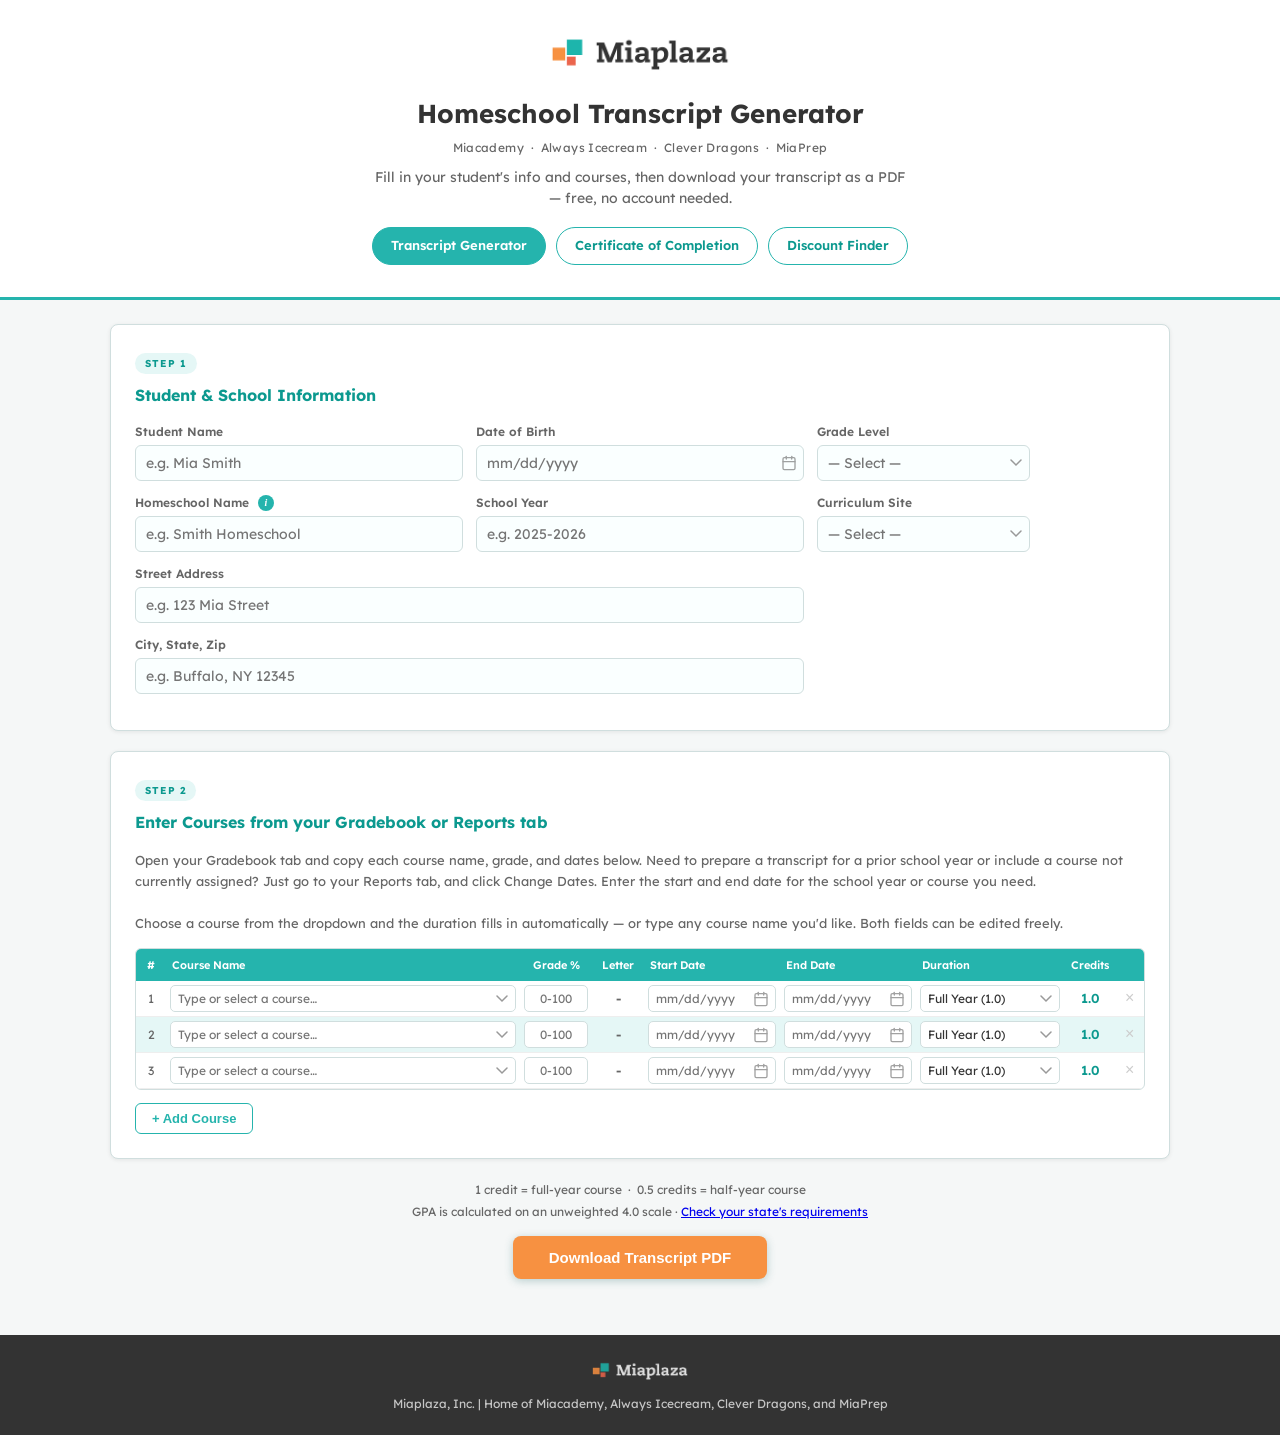
<file: index.html>
<!doctype html>
<html lang="en">
<head>
  <meta charset="utf-8">
  <meta http-equiv="refresh" content="0; url=/transcript.html">
  <title>Redirecting...</title>
  <script>
    window.location.replace('/transcript.html');
  </script>
</head>
<body>
  <p>
    Redirecting to
    <a href="/transcript.html">Transcript Generator</a>...
  </p>
</body>
</html>
</file>
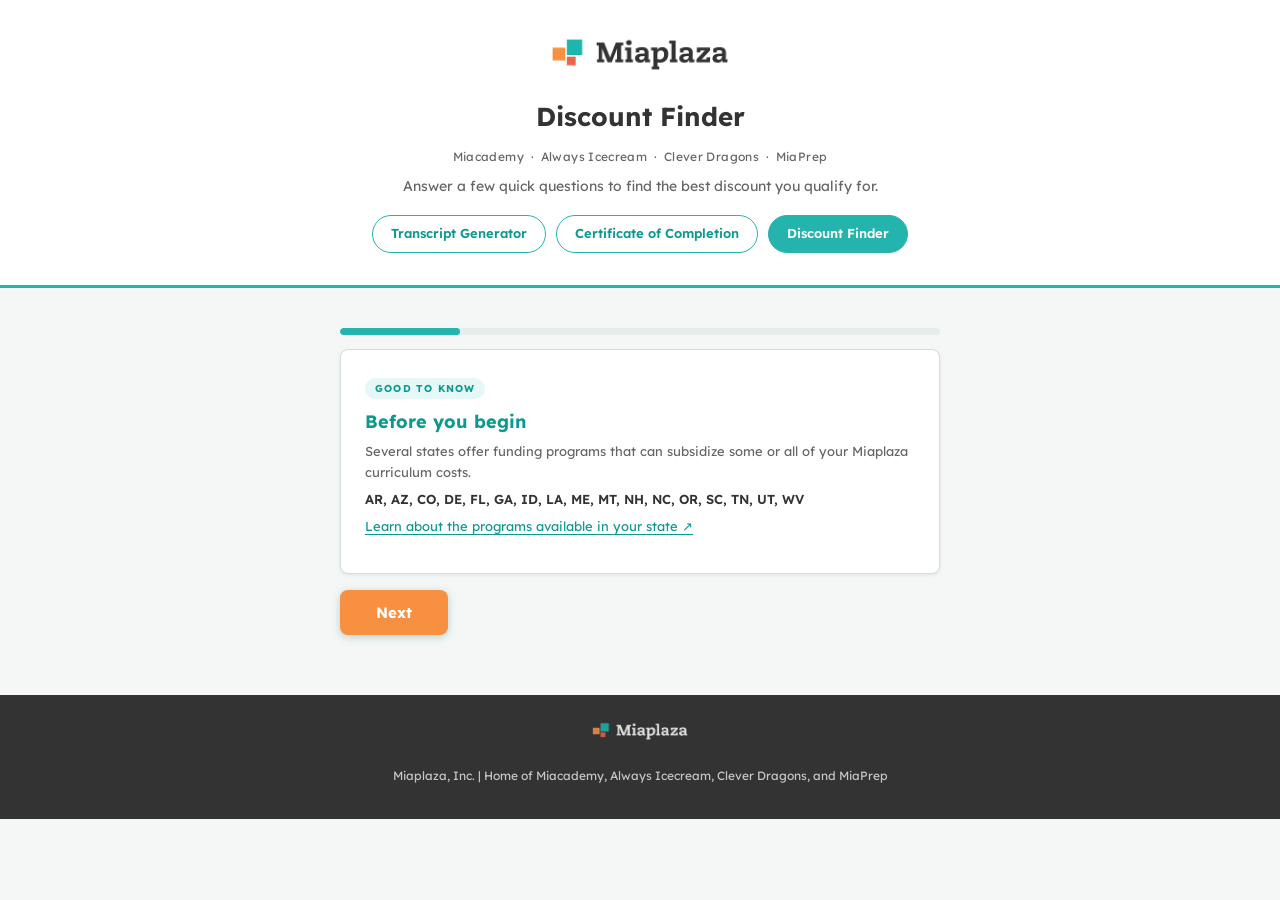
<file: discount.html>
<!DOCTYPE html>
<html lang="en">
<head>
<meta charset="UTF-8">
<meta name="viewport" content="width=device-width, initial-scale=1.0">

<!-- Content-Security-Policy: fully client-side; the only outbound connection is cookieless analytics. -->
<meta http-equiv="Content-Security-Policy" content="default-src 'self'; script-src 'self' 'unsafe-inline' https://cloud.umami.is; style-src 'self' 'unsafe-inline'; font-src 'self'; img-src 'self' data: blob:; connect-src 'self' https://cloud.umami.is https://gateway.umami.is; object-src 'none'; base-uri 'self'; form-action 'none'">

<title>Discount Finder | Miacademy</title>
<meta name="description" content="Find the best Miaplaza subscription discount you qualify for — military, multi-student, and income-based options. For Miacademy families.">
<meta property="og:title" content="Subscription Discount Finder | Miacademy">
<meta property="og:description" content="Answer a few questions to find the best Miaplaza subscription discount you qualify for.">
<meta property="og:type" content="website">

<!-- Self-hosted fonts (no third-party requests). -->
<link rel="stylesheet" href="fonts/fonts.css">

<!-- Analytics (cookieless, no entered data). -->
<script defer src="https://cloud.umami.is/script.js" data-website-id="b2904601-ceab-4fbd-84a0-8db0d586a9d3" referrerpolicy="no-referrer"></script>

<style>
:root {
  --teal:       #25B4AD;
  --teal-dark:  #0C998F;
  --teal-light: #E5F7F6;
  --orange:     #F79141;
  --orange-dark:#D97830;
  --dragon-red: #EA654E;
  --text:       #333333;
  --muted:      #666;
  --bg:         #F5F7F7;
  --white:      #fff;
  --border:     #d0dede;
  --radius:     8px;
}
* { box-sizing: border-box; }
body {
  margin: 0;
  font-family: 'Lexend', sans-serif;
  background: var(--bg);
  color: var(--text);
  line-height: 1.5;
}

/* Header */
.site-header { background: var(--white); color: var(--text); padding: 28px 20px 32px; text-align: center; border-bottom: 3px solid var(--teal); }
.header-logo { height: 52px; margin-bottom: 14px; display: block; margin-left: auto; margin-right: auto; }
.site-header h1 { font-size: 26px; font-weight: 700; margin-bottom: 6px; color: var(--text); }
.header-sub-brand { font-size: 12px; color: var(--muted); margin-bottom: 10px; letter-spacing: 0.03em; }
.header-sub { font-size: 14px; color: var(--muted); max-width: 540px; margin: 0 auto; }

/* Cross-tool tabs */
.tool-tabs { display: flex; justify-content: center; gap: 10px; margin-top: 18px; flex-wrap: wrap; }
.tool-tab { font-family: 'Lexend', sans-serif; font-size: 13px; font-weight: 600; text-decoration: none; color: var(--teal-dark); background: var(--white); border: 1.5px solid var(--teal); border-radius: 20px; padding: 8px 18px; transition: background 0.15s, color 0.15s; }
.tool-tab:hover { background: var(--teal-light); }
.tool-tab[aria-current="page"] { background: var(--teal); color: var(--white); cursor: default; }

/* Layout */
.container { max-width: 640px; margin: 0 auto; padding: 30px 20px 60px; }

/* Progress bar */
.progress-wrap { position: sticky; top: 0; z-index: 5; background: var(--bg); padding: 10px 0 14px; }
.progress-bar { height: 7px; background: #e4ecec; border-radius: 99px; overflow: hidden; }
.progress-fill { height: 100%; width: 0; background: var(--teal); border-radius: 99px; transition: width 0.25s ease; }

/* Cards */
.card { background: var(--white); border-radius: var(--radius); box-shadow: 0 1px 4px rgba(0,0,0,0.08); padding: 24px; border: 1px solid var(--border); margin-bottom: 16px; }
.step-label { display: inline-block; background: var(--teal-light); color: var(--teal-dark); font-size: 10px; font-weight: 700; letter-spacing: 0.12em; text-transform: uppercase; padding: 3px 10px; border-radius: 20px; margin-bottom: 9px; }
.card h2 { font-size: 18px; font-weight: 700; color: var(--teal-dark); margin: 0 0 6px; }
.note { font-size: 13px; color: var(--muted); margin: 6px 0 0; line-height: 1.6; }

/* Intro / info block */
.intro-states { font-weight: 600; color: var(--text); }
.link-row { margin: 8px 0 12px; display: flex; flex-direction: column; gap: 6px; }
.link-row a { font-size: 13px; }
.link-row a, .note a { color: var(--teal-dark); text-underline-offset: 3px; }

/* Fields */
.field { display: flex; flex-direction: column; gap: 4px; margin-top: 16px; }
.field > label, .field > .q-label { font-size: 14px; font-weight: 600; color: var(--text); }
.field input[type=text], .field input[type=email], .field input[type=number] {
  padding: 9px 11px; border: 1.5px solid var(--border); border-radius: 6px;
  font-family: inherit; font-size: 14px; color: var(--text); background: #FAFFFF; transition: border-color 0.15s;
}
.field input:focus { outline: none; border-color: var(--teal); background: var(--white); }
.field-hint { font-size: 12px; color: var(--muted); line-height: 1.5; }
.field-error { font-size: 12.5px; color: var(--dragon-red); font-weight: 600; }
.field input[aria-invalid="true"] { border-color: var(--dragon-red); }

/* Radio / option groups */
.opt-group { display: flex; flex-direction: column; gap: 8px; margin-top: 2px; }
.opt { display: flex; align-items: center; gap: 9px; padding: 10px 12px; border: 1.5px solid var(--border); border-radius: 8px; cursor: pointer; font-size: 14px; transition: border-color 0.12s, background 0.12s; }
.opt:hover { border-color: var(--teal); background: var(--teal-light); }
.opt input { accent-color: var(--teal); width: 16px; height: 16px; }
.opt.checked { border-color: var(--teal); background: var(--teal-light); }

/* Combobox (dropdown) — same engine/style as the other tools */
.combo { position: relative; }
.field .combo > input { -webkit-appearance: none; appearance: none; width: 100%; padding: 9px 30px 9px 11px;
  border: 1.5px solid var(--border); border-radius: 6px; font-family: inherit; font-size: 14px; color: var(--text); background-color: #FAFFFF;
  background-image: url("data:image/svg+xml,%3Csvg xmlns='http://www.w3.org/2000/svg' width='12' height='8' viewBox='0 0 12 8'%3E%3Cpath d='M1 1l5 5 5-5' stroke='%23999' stroke-width='1.5' fill='none' stroke-linecap='round'/%3E%3C/svg%3E");
  background-repeat: no-repeat; background-position: right 10px center; }
.combo > input:focus { outline: none; border-color: var(--teal); background-color: var(--white); }
.combo > input[readonly] { cursor: pointer; caret-color: transparent; }
.combo-list { position: fixed; z-index: 1000; margin: 0; padding: 4px; list-style: none; background: #fff; border: 1.5px solid var(--border); border-radius: 6px; box-shadow: 0 6px 20px rgba(0,0,0,0.14); max-height: 260px; overflow-y: auto; font-size: 14px; font-family: inherit; color: var(--text); }
.combo-list li { padding: 8px 11px; border-radius: 4px; cursor: pointer; white-space: nowrap; overflow: hidden; text-overflow: ellipsis; }
.combo-list li:hover, .combo-list li.active { background: var(--teal-light); }
.combo-list li.empty { color: #999; cursor: default; }

/* Info tooltip */
.info-wrap { position: relative; display: inline-block; margin-left: 5px; vertical-align: middle; top: -1px; }
.info-btn { display: inline-flex; align-items: center; justify-content: center; width: 16px; height: 16px; border-radius: 50%; background: var(--teal); color: #fff; font-size: 10px; font-weight: 700; font-style: italic; font-family: Georgia, serif; border: none; cursor: pointer; line-height: 1; }
.info-btn:hover { background: var(--teal-dark); }
.info-tip { display: none; position: absolute; left: 22px; top: 50%; transform: translateY(-50%); background: #fff; border: 1px solid var(--border); border-radius: 6px; padding: 9px 12px; font-size: 12px; font-weight: 400; color: var(--text); width: 260px; line-height: 1.5; box-shadow: 0 2px 8px rgba(0,0,0,0.12); z-index: 10; }
.info-tip.visible { display: block; }

/* Consent */
.consent { display: flex; align-items: flex-start; gap: 10px; margin-top: 4px; font-size: 13.5px; line-height: 1.5; }
.consent input { margin-top: 3px; width: 16px; height: 16px; accent-color: var(--teal); }

/* Buttons */
.btn-primary { background: var(--orange); color: #fff; border: none; padding: 13px 36px; border-radius: 8px; font-size: 15px; font-weight: 700; font-family: inherit; cursor: pointer; transition: background 0.15s, transform 0.1s; box-shadow: 0 2px 8px rgba(45,114,114,0.3); }
.btn-primary:hover:not(:disabled) { background: var(--orange-dark); }
.btn-primary:active:not(:disabled) { transform: scale(0.98); }
.btn-primary:disabled { opacity: 0.55; cursor: not-allowed; }
.btn-secondary { background: none; border: 1.5px solid var(--teal); color: var(--teal-dark); padding: 9px 18px; border-radius: 6px; font-size: 13px; font-weight: 600; font-family: inherit; cursor: pointer; transition: background 0.15s; }
.btn-secondary:hover { background: var(--teal-light); }

.submit-row { text-align: center; margin-top: 8px; }
.error-summary { color: var(--dragon-red); font-size: 13.5px; font-weight: 600; margin-bottom: 12px; }
.spinner { display: inline-block; width: 15px; height: 15px; border: 2px solid rgba(255,255,255,0.5); border-top-color: #fff; border-radius: 50%; animation: spin 0.7s linear infinite; vertical-align: -2px; margin-right: 7px; }
@keyframes spin { to { transform: rotate(360deg); } }

/* Result */
.code-chip { display: inline-block; background: var(--teal-light); color: var(--teal-dark); border: 2px dashed var(--teal); border-radius: 10px; font-size: 28px; font-weight: 700; letter-spacing: 0.04em; padding: 14px 26px; margin: 6px 0 8px; }
.result-card { text-align: center; }
.offer-site { margin-top: 18px; text-align: left; }
.offer-site h3 { font-size: 15px; color: var(--teal-dark); margin: 0 0 6px; }
.price-row { display: flex; justify-content: space-between; align-items: baseline; gap: 12px; padding: 8px 0; border-bottom: 1px solid var(--border); font-size: 14px; }
.price-row:last-child { border-bottom: none; }
.price-name { color: var(--text); }
.price-amt { white-space: nowrap; }
.price-old { color: var(--muted); text-decoration: line-through; margin-right: 7px; }
.price-new { font-weight: 700; color: var(--text); }
.price-unit { color: var(--muted); font-size: 12px; margin-left: 3px; }
.price-note { font-size: 12px; color: var(--muted); margin: 2px 0 0; }
.warnings { text-align: left; list-style: none; background: #FFF7ED; border: 1px solid #F6C99166; border-radius: 8px; padding: 12px 16px; margin: 18px 0 0; font-size: 13px; }
.warnings > li { margin: 6px 0; }
.add-code-steps { margin: 8px 0 2px; padding-left: 22px; list-style: decimal; }
.add-code-steps li { margin: 4px 0; }

/* Honeypot — visually hidden but present for naive bots (not display:none) */
.hp { position: absolute; left: -9999px; width: 1px; height: 1px; overflow: hidden; opacity: 0; }

/* Footer */
.site-footer { background: #333333; color: rgba(255,255,255,0.72); text-align: center; padding: 22px 20px; font-size: 12px; display: flex; flex-direction: column; align-items: center; gap: 8px; }
.footer-logo { height: 28px; opacity: 0.85; margin-bottom: 2px; }
.site-footer a { color: rgba(255,255,255,0.85); text-underline-offset: 3px; }

[hidden] { display: none !important; }

/* Stepper */
.step-nav { display: flex; gap: 12px; align-items: center; margin-top: 6px; }
#backBtn { margin-right: auto; }
.step h2:focus { outline: none; }   /* heading is focused for screen readers; hide the box */

@media (max-width: 460px) {
  .site-header h1 { font-size: 21px; }
  .code-chip { font-size: 22px; }
}
</style>
</head>
<body>

<header class="site-header">
  <img src="[data-uri]" alt="Miaplaza" class="header-logo">
  <h1>Discount Finder</h1>
  <p class="header-sub-brand">Miacademy &nbsp;&middot;&nbsp; Always Icecream &nbsp;&middot;&nbsp; Clever Dragons &nbsp;&middot;&nbsp; MiaPrep</p>
  <p class="header-sub">Answer a few quick questions to find the best discount you qualify for.</p>
  <nav class="tool-tabs" aria-label="Miacademy free tools">
    <a class="tool-tab" href="transcript.html">Transcript Generator</a>
    <a class="tool-tab" href="certificate.html">Certificate of Completion</a>
    <a class="tool-tab" href="discount.html" aria-current="page">Discount Finder</a>
  </nav>
</header>

<main class="container">
  <div class="progress-wrap">
    <div class="progress-bar"><div class="progress-fill" id="progressFill" role="progressbar" aria-valuemin="0" aria-valuemax="100" aria-valuenow="0" aria-label="Form progress"></div></div>
  </div>

  <form id="discountForm" novalidate>
    <!-- Engine renders one step (card) at a time here -->
    <div id="stepContainer"></div>

    <div class="step-nav">
      <button type="button" class="btn-secondary" id="backBtn" hidden>← Back</button>
      <button type="submit" class="btn-primary" id="nextBtn" data-umami-event="discount-next">Next</button>
    </div>
    <div class="error-summary" id="errorSummary" role="alert" aria-live="assertive" hidden style="margin-top:10px;"></div>
  </form>

  <!-- Result -->
  <div class="card result-card" id="resultCard" hidden tabindex="-1">
    <div class="step-label">Your discount</div>
    <h2 id="resultHeading">You qualify for a discount!</h2>
    <p class="note" id="resultHeadline" style="font-size:15px;"></p>
    <div class="code-chip" id="resultCode">—</div>
    <div style="margin:2px 0 6px;">
      <button type="button" class="btn-secondary" id="copyBtn">Copy code</button>
      <span class="field-hint" id="copyStatus" aria-live="polite" style="margin-left:8px;"></span>
    </div>
    <div id="resultSites"></div>
    <p class="note" id="resultExtra" style="margin-top:14px;font-size:14px;" hidden></p>
    <ul class="warnings" id="resultWarnings" hidden></ul>
    <p class="note" id="resultValidity"></p>
  </div>
</main>

<footer class="site-footer">
  <img src="[data-uri]" alt="Miaplaza" class="footer-logo">
  <p>Miaplaza, Inc. | Home of Miacademy, Always Icecream, Clever Dragons, and MiaPrep</p>
</footer>

<script>
'use strict';

/* ── Config (update WORKER host to the deployed Worker; keep CSP connect-src in sync) ── */
const STATE_FUNDING_URL = 'https://miacademy.co/homeschool-curriculum/state-funding-for-miacademy/';

const OFFERS_CONFIG = {
  "codes": {
    "lowincome": "YA1813",
    "military": "MILITARY2026",
    "siblings": "SIBLINGS",
    "single": "HOMESCHOOL2026"
  },
  "warnings": [
    "Discounts are NOT automatically applied.",
    "You must copy & paste this code at checkout while registering for each student to enjoy the discount."
  ],
  "validity": "Codes are valid for 30 days and cannot be combined with any other offers.",
  "income": {
    "base": {
      "48": 43280,
      "HI": 49780,
      "AK": 54100
    },
    "per": {
      "48": 11360,
      "HI": 13060,
      "AK": 14200
    }
  },
  "offers": {
    "lowincome": {
      "variants": {
        "k8": {
          "sites": [
            {
              "name": "K-8 sites",
              "plans": [
                {
                  "name": "Monthly subscription",
                  "regular": 54,
                  "discounted": 35.1,
                  "unit": "per child"
                },
                {
                  "name": "Annual membership",
                  "regular": 564,
                  "discounted": 310.2,
                  "unit": "per child"
                },
                {
                  "name": "Individual Lifetime membership",
                  "regular": 1288,
                  "discounted": 837.2,
                  "unit": "per child",
                  "note": "Lifetime membership includes full access to all the content we provide (K-8)."
                },
                {
                  "name": "Family Lifetime membership",
                  "regular": 2888,
                  "discounted": 1877.2,
                  "unit": "per family",
                  "note": "Family Lifetime membership includes full access to all the content we provide (K-8) for up to 4 siblings!"
                }
              ]
            }
          ]
        },
        "7-12": {
          "sites": [
            {
              "name": "MiaPrep site",
              "plans": [
                {
                  "name": "Monthly subscription",
                  "regular": 60,
                  "discounted": 39,
                  "unit": "per child"
                },
                {
                  "name": "Annual membership",
                  "regular": 630,
                  "discounted": 346.5,
                  "unit": "per child"
                },
                {
                  "name": "Individual Lifetime membership",
                  "regular": 1188,
                  "discounted": 772.2,
                  "unit": "per child",
                  "note": "Lifetime membership includes full access to all the content we provide (7-12)."
                },
                {
                  "name": "Family Lifetime membership",
                  "regular": 2588,
                  "discounted": 1682.2,
                  "unit": "per family",
                  "note": "Family Lifetime membership includes full access to all the content we provide (7-12) for up to 4 siblings!"
                }
              ]
            }
          ]
        },
        "both": {
          "sites": [
            {
              "name": "K-8",
              "plans": [
                {
                  "name": "Monthly subscription",
                  "regular": 54,
                  "discounted": 35.1,
                  "unit": "per child"
                },
                {
                  "name": "Annual membership",
                  "regular": 564,
                  "discounted": 310.2,
                  "unit": "per child"
                },
                {
                  "name": "Individual Lifetime membership",
                  "regular": 1288,
                  "discounted": 837.2,
                  "unit": "per child",
                  "note": "Lifetime membership includes full access to all the content we provide (K-8)."
                },
                {
                  "name": "Family Lifetime membership",
                  "regular": 2888,
                  "discounted": 1877.2,
                  "unit": "per family",
                  "note": "Family Lifetime membership includes full access to all the content we provide (K-8) for up to 4 siblings!"
                }
              ]
            },
            {
              "name": "MiaPrep",
              "plans": [
                {
                  "name": "Monthly subscription",
                  "regular": 60,
                  "discounted": 39,
                  "unit": "per child"
                },
                {
                  "name": "Annual membership",
                  "regular": 630,
                  "discounted": 346.5,
                  "unit": "per child"
                },
                {
                  "name": "Individual Lifetime membership",
                  "regular": 1188,
                  "discounted": 772.2,
                  "unit": "per child",
                  "note": "Lifetime membership includes full access to all the content we provide (7-12)."
                },
                {
                  "name": "Family Lifetime membership",
                  "regular": 2588,
                  "discounted": 1682.2,
                  "unit": "per family",
                  "note": "Family Lifetime membership includes full access to all the content we provide (7-12) for up to 4 siblings!"
                }
              ]
            }
          ]
        }
      }
    },
    "military": {
      "variants": {
        "k8": {
          "sites": [
            {
              "name": "K-8 sites",
              "plans": [
                {
                  "name": "Monthly subscription",
                  "regular": 54,
                  "discounted": 48.6,
                  "unit": "per child"
                },
                {
                  "name": "Annual membership",
                  "regular": 564,
                  "discounted": 423,
                  "unit": "per child"
                },
                {
                  "name": "Individual Lifetime membership",
                  "regular": 1288,
                  "discounted": 966,
                  "unit": "per child",
                  "note": "Lifetime membership includes full access to all the content we provide (K-8)."
                }
              ]
            }
          ]
        },
        "7-12": {
          "sites": [
            {
              "name": "MiaPrep site",
              "plans": [
                {
                  "name": "Monthly subscription",
                  "regular": 60,
                  "discounted": 54,
                  "unit": "per child"
                },
                {
                  "name": "Annual membership",
                  "regular": 630,
                  "discounted": 472.5,
                  "unit": "per child"
                },
                {
                  "name": "Individual Lifetime membership",
                  "regular": 1188,
                  "discounted": 891,
                  "unit": "per child",
                  "note": "Lifetime membership includes full access to all the content we provide (7-12)."
                }
              ]
            }
          ]
        }
      }
    },
    "siblings": {
      "variants": {
        "k8": {
          "sites": [
            {
              "name": "K-8 sites",
              "plans": [
                {
                  "name": "Monthly subscription",
                  "regular": 54,
                  "discounted": 43.2,
                  "unit": "per child"
                },
                {
                  "name": "Annual membership",
                  "regular": 564,
                  "discounted": 338.4,
                  "unit": "per child"
                },
                {
                  "name": "Individual Lifetime membership",
                  "regular": 1288,
                  "discounted": 901.6,
                  "unit": "per child",
                  "note": "Lifetime membership includes full access to all the content we provide (K-8)."
                },
                {
                  "name": "Family Lifetime membership",
                  "regular": 2888,
                  "discounted": 2310.4,
                  "unit": "per family",
                  "note": "Family Lifetime membership includes full access to all the content we provide (K-8) for up to 4 siblings!"
                }
              ]
            }
          ]
        },
        "7-12": {
          "sites": [
            {
              "name": "MiaPrep site",
              "plans": [
                {
                  "name": "Monthly subscription",
                  "regular": 60,
                  "discounted": 48,
                  "unit": "per child"
                },
                {
                  "name": "Annual membership",
                  "regular": 630,
                  "discounted": 378,
                  "unit": "per child"
                },
                {
                  "name": "Individual Lifetime membership",
                  "regular": 1188,
                  "discounted": 831.6,
                  "unit": "per child",
                  "note": "Lifetime membership includes full access to all the content we provide (7-12)."
                },
                {
                  "name": "Family Lifetime membership",
                  "regular": 2588,
                  "discounted": 2070.4,
                  "unit": "per family",
                  "note": "Family Lifetime membership includes full access to all the content we provide (7-12) for up to 4 siblings!"
                }
              ]
            }
          ]
        },
        "both": {
          "sites": [
            {
              "name": "K-8 Pricing",
              "plans": [
                {
                  "name": "Monthly subscription",
                  "regular": 54,
                  "discounted": 43.2,
                  "unit": "per child"
                },
                {
                  "name": "Annual membership",
                  "regular": 564,
                  "discounted": 338.4,
                  "unit": "per child"
                },
                {
                  "name": "Individual Lifetime membership",
                  "regular": 1288,
                  "discounted": 901.6,
                  "unit": "per child",
                  "note": "Lifetime membership includes full access to all the content we provide (K-8)."
                },
                {
                  "name": "Family Lifetime membership",
                  "regular": 2888,
                  "discounted": 2310.4,
                  "unit": "per family",
                  "note": "Family Lifetime membership includes full access to all the content we provide (K-8) for up to 4 siblings!"
                }
              ]
            },
            {
              "name": "MiaPrep Pricing",
              "plans": [
                {
                  "name": "Monthly subscription",
                  "regular": 60,
                  "discounted": 48,
                  "unit": "per child"
                },
                {
                  "name": "Annual membership",
                  "regular": 630,
                  "discounted": 378,
                  "unit": "per child"
                },
                {
                  "name": "Individual Lifetime membership",
                  "regular": 1188,
                  "discounted": 831.6,
                  "unit": "per child",
                  "note": "Lifetime membership includes full access to all the content we provide (7-12)."
                },
                {
                  "name": "Family Lifetime membership",
                  "regular": 2588,
                  "discounted": 2070.4,
                  "unit": "per family",
                  "note": "Family Lifetime membership includes full access to all the content we provide (7-12) for up to 4 siblings!"
                }
              ]
            }
          ],
          "extraNoteTemplate": "Or, you can use code {SINGLE} to get a Family Lifetime Membership. This includes full access for up to 4 siblings."
        }
      }
    },
    "single": {
      "variants": {
        "k8": {
          "sites": [
            {
              "name": "K-8 sites",
              "plans": [
                {
                  "name": "Monthly subscription",
                  "regular": 54,
                  "discounted": 48.6,
                  "unit": "per child"
                },
                {
                  "name": "Annual membership",
                  "regular": 564,
                  "discounted": 451.2,
                  "unit": "per child"
                },
                {
                  "name": "Individual Lifetime membership",
                  "regular": 1288,
                  "discounted": 1030.4,
                  "unit": "per child",
                  "note": "Lifetime membership includes full access to all the content we provide (K-8)."
                }
              ]
            }
          ]
        },
        "7-12": {
          "sites": [
            {
              "name": "MiaPrep site",
              "plans": [
                {
                  "name": "Monthly subscription",
                  "regular": 60,
                  "discounted": 54,
                  "unit": "per child"
                },
                {
                  "name": "Annual membership",
                  "regular": 630,
                  "discounted": 504,
                  "unit": "per child"
                },
                {
                  "name": "Individual Lifetime membership",
                  "regular": 1188,
                  "discounted": 950.4,
                  "unit": "per child",
                  "note": "Lifetime membership includes full access to all the content we provide (7-12)."
                }
              ]
            }
          ]
        }
      }
    }
  }
};

/* ── Offer resolution (client-side; codes/pricing are public by design) ── */
const SITE_SCOPE = { k8: 'K-8 sites', '7-12': 'MiaPrep site', both: 'K-8 & MiaPrep sites' };
// Appended to Family Lifetime messaging only when the family has MORE THAN 4 students
// (the family lifetime covers up to 4 siblings). Email differs by site.
const ADD_FEE = (email) => ' You can add students for an additional fee of 10% of the regular family lifetime price per additional child. Reach out to our team at ' + email + ' for a quote!';
const feeEmailForSite = (siteName) => (/miaprep/i.test(siteName) ? 'parents-help@miaprep.com' : 'parents-help@miacademy.co');

function buildOffer(offerKey, gradeGroup, numStudents) {
  const cfg = OFFERS_CONFIG;
  const code = cfg.codes[offerKey];
  const o = cfg.offers[offerKey];
  const g = ['k8', '7-12', 'both'].includes(gradeGroup) ? gradeGroup : 'both';
  const variant = o.variants[g] || o.variants.both || { sites: Object.values(o.variants).flatMap((v) => v.sites) };
  // Clone so we never mutate the shared config when appending the >4 line.
  const sites = JSON.parse(JSON.stringify(variant.sites));
  let extraNote = variant.extraNoteTemplate
    ? variant.extraNoteTemplate.replace('{SINGLE}', cfg.codes.single || '')
    : (variant.extraNote || '');

  if (numStudents === '5plus') {
    // Append the "additional child" fee line to each Family Lifetime plan note (per-site email)…
    sites.forEach((site) => {
      (site.plans || []).forEach((p) => {
        if (/family lifetime/i.test(p.name)) p.note = (p.note || '') + ADD_FEE(feeEmailForSite(site.name));
      });
    });
    // …and to the siblings extraNote (HOMESCHOOL2026 family lifetime).
    if (extraNote) extraNote += ADD_FEE('parents-help@miacademy.co');
  }

  return {
    code,
    headline: 'Use your code ' + code + ' to enjoy the following discounted pricing on our ' + (SITE_SCOPE[g] || 'K-8 & MiaPrep sites') + '!',
    sites,
    extraNote,
    warnings: cfg.warnings || [],
    validityNote: cfg.validity || '',
  };
}
function incomeThreshold(size, loc) {
  const cfg = OFFERS_CONFIG;
  const b = cfg.income.base[loc] != null ? cfg.income.base[loc] : cfg.income.base['48'];
  const d = cfg.income.per[loc] != null ? cfg.income.per[loc] : cfg.income.per['48'];
  return b + (Number(size) - 2) * d;
}
function incomeQualifies(income, size, loc) {
  const inc = Number(income);
  return Number.isFinite(inc) && inc <= incomeThreshold(size, loc);
}
function resolveOffer(answers) {
  const grade = answers.gradeGroup;
  const n = answers.numStudents;
  const multi = n !== '1';
  if (answers.incomeBased === true && incomeQualifies(answers.householdIncome, answers.householdSize, answers.location)) return buildOffer('lowincome', grade, n);
  if (answers.military === true) return buildOffer('military', grade, n);
  if (multi) return buildOffer('siblings', grade, n);
  return buildOffer('single', grade, n);
}


/* ── Form definition (mirrors the Typeform pages + branching) ── */
const STATES = 'AR, AZ, CO, DE, FL, GA, ID, LA, ME, MT, NH, NC, OR, SC, TN, UT, WV';
const QUESTIONS = [
  { id: '_intro', type: 'info', label: 'Before you begin',
    html: 'Several states offer funding programs that can subsidize some or all of your Miaplaza curriculum costs.',
    statesNote: true,
    links: [{ label: 'Learn about the programs available in your state', url: STATE_FUNDING_URL }] },

  { id: '_students', type: 'section', label: 'Your Students' },
  { id: 'gradeGroup', type: 'single', label: 'What grades/ages are your students?',
    help: 'If your 7th/8th grader would benefit from lower grade level content, select K-8. If they are ready for some high school content, select 7-12.',
    links: [
      { label: 'Browse K-8 Course Catalogue', url: 'https://miaplaza-content.s3.us-west-2.amazonaws.com/Learning+Tools/Course+Scheduling+Guide.pdf' },
      { label: 'Browse MiaPrep (7-12) Course Catalogue', url: 'https://miaplaza-content.s3.us-west-2.amazonaws.com/Learning+Tools/MiaPrep+Course+Catalog+and+Scheduling+Guide.pdf' },
    ],
    required: true,
    options: [
      { label: 'Kindergarten - 8th', value: 'k8' },
      { label: '7th - 12th', value: '7-12' },
      { label: 'I have students in both grade groups', value: 'both' },
    ] },
  { id: 'numStudents', type: 'single', label: 'How many students will be joining under your subscription?',
    help: 'Family members living within the same household.', required: true,
    options: [
      { label: '1', value: '1' }, { label: '2', value: '2' }, { label: '3', value: '3' },
      { label: '4', value: '4' }, { label: 'More than 4', value: '5plus' },
    ] },

  // Page 4 — only when exactly 1 student
  { id: 'military', type: 'boolean', label: 'Is someone in your household an active or inactive member of the U.S. military?',
    required: true, showIf: { all: [{ q: 'numStudents', eq: '1' }] } },

  // Page 5
  { id: 'incomeBased', type: 'boolean', label: 'Do you want to apply for income-based discounts?', required: true },

  // Pages 6-8 — only when applying for income-based discounts
  { id: 'householdIncome', type: 'number', label: 'Please enter your gross annual household income.',
    help: 'Include income from all sources, as seen on your tax return — the total for everyone in your household.',
    required: true, min: 0, max: 100000000, showIf: { all: [{ q: 'incomeBased', eq: true }] } },
  { id: 'householdSize', type: 'number', label: 'How many total people live in your household?',
    help: 'Include all adults and children — remember to count yourself!', required: true, min: 1, max: 30,
    showIf: { all: [{ q: 'incomeBased', eq: true }] } },
  { id: 'location', type: 'single', label: 'Where do you live?', required: true,
    options: [{ label: 'Alaska', value: 'AK' }, { label: "Hawai'i", value: 'HI' }, { label: 'Other / Lower 48', value: '48' }],
    showIf: { all: [{ q: 'incomeBased', eq: true }] } },
];

const INPUT_TYPES = new Set(['text', 'email', 'number', 'single', 'multi', 'boolean']);

/* ── State ── */
const answers = {};
const pageLoadedAt = Date.now();

/* ── Predicate / visibility engine ── */
function evalPred(pred, ans) {
  if (!pred || typeof pred !== 'object') return false;
  if (pred.all) return pred.all.every((p) => evalPred(p, ans));
  if (pred.any) return pred.any.some((p) => evalPred(p, ans));
  const v = ans[pred.q];
  if ('eq' in pred) return v === pred.eq;
  if ('ne' in pred) return v !== pred.ne;
  if ('in' in pred) return Array.isArray(pred.in) && pred.in.includes(v);
  if ('includes' in pred) return Array.isArray(v) && v.includes(pred.includes);
  if ('gt' in pred) return Number(v) > pred.gt;
  if ('gte' in pred) return Number(v) >= pred.gte;
  if ('lt' in pred) return Number(v) < pred.lt;
  if ('lte' in pred) return Number(v) <= pred.lte;
  if ('answered' in pred) { const a = v !== undefined && v !== '' && !(Array.isArray(v) && !v.length); return a === pred.answered; }
  return false;
}
function isVisible(q) { return !q.showIf || evalPred(q.showIf, answers); }
function isInput(q) { return INPUT_TYPES.has(q.type); }
function isAnswered(q) {
  const v = answers[q.id];
  return v !== undefined && v !== '' && !(Array.isArray(v) && !v.length);
}

/* ── Combobox engine (shared pattern with the other tools) ── */
let _menu, _activeCombo;
function comboMenuEl() {
  if (!_menu) {
    _menu = document.createElement('ul'); _menu.className = 'combo-list';
    _menu.setAttribute('role', 'listbox'); _menu.style.display = 'none';
    document.body.appendChild(_menu);
    window.addEventListener('scroll', () => { if (_activeCombo) posMenu(); }, true);
    window.addEventListener('resize', () => { if (_activeCombo) posMenu(); });
  }
  return _menu;
}
function posMenu() { const r = _activeCombo.input.getBoundingClientRect(); const m = comboMenuEl(); m.style.left = r.left + 'px'; m.style.top = (r.bottom + 4) + 'px'; m.style.minWidth = r.width + 'px'; }
function closeCombo() { if (_menu) _menu.style.display = 'none'; if (_activeCombo) _activeCombo.input.setAttribute('aria-expanded', 'false'); _activeCombo = null; }
function openCombo(combo) { _activeCombo = combo; renderCombo(combo); combo.input.setAttribute('aria-expanded', 'true'); posMenu(); }
function renderCombo(combo) {
  const m = comboMenuEl(); m.innerHTML = ''; combo.idx = -1;
  combo.options.forEach((o) => {
    const li = document.createElement('li'); li.textContent = o.label; li.title = o.label; li.setAttribute('role', 'option');
    li.addEventListener('mousedown', (e) => { e.preventDefault(); pickCombo(combo, o); });
    m.appendChild(li);
  });
  m.style.display = 'block';
}
function comboItems() { return Array.from(comboMenuEl().querySelectorAll('li:not(.empty)')); }
function hiCombo(i) { const els = comboItems(); els.forEach((el) => el.classList.remove('active')); if (i >= 0 && i < els.length) { els[i].classList.add('active'); els[i].scrollIntoView({ block: 'nearest' }); } }
function pickCombo(combo, o) { combo.input.value = o.label; combo.input.dataset.value = o.value; closeCombo(); if (combo.onSelect) combo.onSelect(o); }
function initCombo(opts) {
  const combo = { input: opts.input, options: opts.options, onSelect: opts.onSelect, idx: -1 };
  const input = combo.input;
  input.addEventListener('focus', () => openCombo(combo));
  input.addEventListener('mousedown', () => { if (document.activeElement === input) { if (_activeCombo === combo && _menu && _menu.style.display !== 'none') closeCombo(); else openCombo(combo); } });
  input.addEventListener('keydown', (e) => {
    const els = comboItems();
    if (e.key === 'ArrowDown') { e.preventDefault(); if (_activeCombo !== combo) openCombo(combo); combo.idx = Math.min(combo.idx + 1, els.length - 1); hiCombo(combo.idx); }
    else if (e.key === 'ArrowUp') { e.preventDefault(); combo.idx = Math.max(combo.idx - 1, 0); hiCombo(combo.idx); }
    else if (e.key === 'Enter') { if (combo.idx >= 0 && els[combo.idx]) { e.preventDefault(); els[combo.idx].dispatchEvent(new MouseEvent('mousedown')); } }
    else if (e.key === 'Escape') { closeCombo(); }
  });
  input.addEventListener('blur', () => closeCombo());
  return combo;
}

/* ── Tooltip ── */
function toggleTip(btn) {
  const tip = btn.parentElement.querySelector('.info-tip');
  document.querySelectorAll('.info-tip.visible').forEach((t) => { if (t !== tip) t.classList.remove('visible'); });
  tip.classList.toggle('visible');
}

/* ── Rendering ── */
function setAnswer(id, val) { answers[id] = val; if (typeof syncNav === 'function') syncNav(); }

function helpAndLinks(q) {
  let h = '';
  if (q.help) h += '<div class="field-hint">' + escapeHtml(q.help) + '</div>';
  if (q.links && q.links.length) {
    h += '<div class="link-row">' + q.links.map((l) => '<a href="' + l.url + '" target="_blank" rel="noopener">' + escapeHtml(l.label) + ' ↗</a>').join('') + '</div>';
  }
  return h;
}
function escapeHtml(s) { return String(s).replace(/[&<>"']/g, (c) => ({ '&': '&amp;', '<': '&lt;', '>': '&gt;', '"': '&quot;', "'": '&#39;' }[c])); }

function renderQuestionInto(card, q) {
  const wrap = document.createElement('div'); wrap.className = 'field'; wrap.dataset.qid = q.id;
  const labelHtml = '<span class="q-label" id="lbl-' + q.id + '">' + escapeHtml(q.label) + '</span>';
  if (q.type === 'text' || q.type === 'email' || q.type === 'number') {
    const t = q.type === 'number' ? 'number' : (q.type === 'email' ? 'email' : 'text');
    wrap.innerHTML = '<label for="f-' + q.id + '">' + escapeHtml(q.label) + '</label>' + helpAndLinks(q) +
      '<input id="f-' + q.id + '" type="' + t + '"' +
      (q.type === 'email' ? ' inputmode="email"' : q.type === 'number' ? ' inputmode="numeric"' : '') +
      (q.maxLength ? ' maxlength="' + q.maxLength + '"' : '') +
      ' autocomplete="off" aria-describedby="err-' + q.id + '">' +
      '<div class="field-error" id="err-' + q.id + '" hidden></div>';
    card.appendChild(wrap);
    const input = wrap.querySelector('input');
    input.addEventListener('input', () => setAnswer(q.id, q.type === 'number' ? (input.value === '' ? '' : Number(input.value)) : input.value));
  } else if (q.type === 'single') {
    wrap.innerHTML = labelHtml + helpAndLinks(q) +
      '<div class="combo"><input type="text" id="f-' + q.id + '" readonly role="combobox" aria-expanded="false" aria-labelledby="lbl-' + q.id + '" placeholder="— Select —"></div>' +
      '<div class="field-error" id="err-' + q.id + '" hidden></div>';
    card.appendChild(wrap);
    initCombo({ input: wrap.querySelector('input'), options: q.options, onSelect: (o) => setAnswer(q.id, o.value) });
  } else if (q.type === 'boolean' || q.type === 'multi') {
    const opts = q.type === 'boolean' ? [{ label: 'Yes', value: true }, { label: 'No', value: false }] : q.options;
    const inputType = q.type === 'multi' ? 'checkbox' : 'radio';
    let html = labelHtml + helpAndLinks(q) + '<div class="opt-group" role="' + (q.type === 'multi' ? 'group' : 'radiogroup') + '" aria-labelledby="lbl-' + q.id + '">';
    opts.forEach((o, i) => { html += '<label class="opt"><input type="' + inputType + '" name="' + q.id + '" value="' + i + '">' + escapeHtml(o.label) + '</label>'; });
    html += '</div><div class="field-error" id="err-' + q.id + '" hidden></div>';
    wrap.innerHTML = html;
    card.appendChild(wrap);
    wrap.querySelectorAll('input').forEach((inp, i) => {
      inp.addEventListener('change', () => {
        wrap.querySelectorAll('.opt').forEach((o) => o.classList.remove('checked'));
        if (q.type === 'multi') {
          const vals = Array.from(wrap.querySelectorAll('input:checked')).map((c) => opts[Number(c.value)].value);
          wrap.querySelectorAll('input:checked').forEach((c) => c.closest('.opt').classList.add('checked'));
          setAnswer(q.id, vals);
        } else { inp.closest('.opt').classList.add('checked'); setAnswer(q.id, opts[i].value); }
      });
    });
  }
}

/* ── Steps (one shown at a time; mirrors the original Typeform pages) ── */
const QBYID = {}; QUESTIONS.forEach((q) => { QBYID[q.id] = q; });
const STEPS = [
  { qids: ['_intro'] },
  { qids: ['_students', 'gradeGroup'] },
  { qids: ['numStudents'] },
  { qids: ['military'] },
  { qids: ['incomeBased'] },
  { qids: ['householdIncome'] },
  { qids: ['householdSize'] },
  { qids: ['location'] },
  { kind: 'consent' },
];
let curStep = 0;

function buildSteps() {
  const root = document.getElementById('stepContainer');
  root.innerHTML = '';
  STEPS.forEach((step, i) => {
    const sec = document.createElement('section'); sec.className = 'step'; sec.dataset.step = i; sec.hidden = true;
    const card = document.createElement('div'); card.className = 'card'; sec.appendChild(card);
    if (step.kind === 'consent') {
      card.innerHTML = '<div class="step-label">Certification</div>' +
        '<label class="consent"><input type="checkbox" id="consent">' +
        '<span>I certify that the information I have provided is accurate to the best of my knowledge.</span></label>' +
        '<div class="field-error" id="err-consent" hidden></div>';
    } else {
      step.qids.forEach((id) => {
        const q = QBYID[id];
        if (q.type === 'info') {
          let h = '<div class="step-label">Good to know</div><h2>' + escapeHtml(q.label) + '</h2><p class="note">' + escapeHtml(q.html) + '</p>';
          if (q.statesNote) h += '<p class="note"><span class="intro-states">' + STATES + '</span></p>';
          if (q.links) h += '<div class="link-row">' + q.links.map((l) => '<a href="' + l.url + '" target="_blank" rel="noopener">' + escapeHtml(l.label) + ' ↗</a>').join('') + '</div>';
          card.insertAdjacentHTML('beforeend', h);
        } else if (q.type === 'section') {
          card.insertAdjacentHTML('beforeend', '<h2>' + escapeHtml(q.label) + '</h2>' + (q.note ? '<p class="note">' + escapeHtml(q.note) + '</p>' : ''));
        } else {
          renderQuestionInto(card, q);
        }
      });
    }
    root.appendChild(sec);
  });
}

/* ── Navigation ── */
function stepVisible(i) {
  const step = STEPS[i];
  if (step.kind === 'consent') return true;
  const inputs = step.qids.map((id) => QBYID[id]).filter((q) => q && isInput(q));
  if (!inputs.length) return true;
  return inputs.some((q) => isVisible(q));
}
function firstVisible(from, dir) { for (let i = from; i >= 0 && i < STEPS.length; i += dir) if (stepVisible(i)) return i; return -1; }
function isLastVisible(i) { return firstVisible(i + 1, 1) === -1; }
function visibleSteps() { return STEPS.map((_, i) => i).filter(stepVisible); }

function updateProgress() {
  const vis = visibleSteps(); const idx = vis.indexOf(curStep);
  const pct = vis.length ? Math.round(((idx + 1) / vis.length) * 100) : 0;
  const fill = document.getElementById('progressFill'); fill.style.width = pct + '%'; fill.setAttribute('aria-valuenow', String(pct));
}
// Refresh Back/Next label + progress for the current step. Called on show AND on
// answer change, because an answer can change which step is last (branching).
function syncNav() {
  document.getElementById('backBtn').hidden = firstVisible(curStep - 1, -1) === -1;
  const last = isLastVisible(curStep);
  const nextBtn = document.getElementById('nextBtn');
  nextBtn.textContent = last ? 'Find my discount' : 'Next';
  nextBtn.setAttribute('data-umami-event', last ? 'discount-submit' : 'discount-next');
  updateProgress();
}
function showStep(i) {
  curStep = i;
  document.querySelectorAll('.step').forEach((s) => { s.hidden = Number(s.dataset.step) !== i; });
  clearErrors();
  syncNav();
  window.scrollTo({ top: 0, behavior: 'smooth' });
  const sec = document.querySelector('.step[data-step="' + i + '"]');
  const h = sec && sec.querySelector('h2'); if (h) { h.setAttribute('tabindex', '-1'); h.focus(); }
}
function goNext() { if (!validateStep(curStep)) return; if (isLastVisible(curStep)) { doSubmit(); return; } showStep(firstVisible(curStep + 1, 1)); }
function goBack() { const p = firstVisible(curStep - 1, -1); if (p >= 0) showStep(p); }

/* ── Validation (current step only) ── */
const EMAIL_RE = /^[^\s@]+@[^\s@]+\.[^\s@]+$/;
function showError(q, msg) {
  const e = document.getElementById('err-' + q.id); if (e) { e.textContent = msg; e.hidden = false; }
  const inp = document.getElementById('f-' + q.id); if (inp) inp.setAttribute('aria-invalid', 'true');
}
function clearErrors() {
  document.querySelectorAll('.field-error').forEach((e) => { e.hidden = true; e.textContent = ''; });
  document.querySelectorAll('[aria-invalid]').forEach((i) => i.removeAttribute('aria-invalid'));
  document.getElementById('errorSummary').hidden = true;
}
function validateStep(i) {
  clearErrors();
  const step = STEPS[i]; let firstBad = null, count = 0;
  if (step.kind === 'consent') {
    if (!document.getElementById('consent').checked) {
      const e = document.getElementById('err-consent'); if (e) { e.textContent = 'Please confirm to continue.'; e.hidden = false; }
      count++; firstBad = 'consent';
    }
  } else {
    step.qids.map((id) => QBYID[id]).filter((q) => q && isInput(q) && isVisible(q)).forEach((q) => {
      const v = answers[q.id]; let bad = '';
      if (q.required && !isAnswered(q)) bad = 'This field is required.';
      else if (q.type === 'email' && v && !EMAIL_RE.test(v)) bad = 'Please enter a valid email address.';
      else if (q.type === 'number' && v !== '' && v !== undefined) {
        if (Number.isNaN(Number(v))) bad = 'Please enter a number.';
        else if (q.min != null && Number(v) < q.min) bad = 'Please enter ' + q.min + ' or more.';
        else if (q.max != null && Number(v) > q.max) bad = 'That value looks too large.';
      }
      if (bad) { showError(q, bad); count++; if (!firstBad) firstBad = q.id; }
    });
  }
  if (count) {
    const s = document.getElementById('errorSummary');
    s.textContent = 'Please complete the highlighted ' + (count === 1 ? 'item' : 'items') + '.';
    s.hidden = false;
    s.scrollIntoView({ block: 'center', behavior: 'smooth' });
    const el = document.getElementById('f-' + firstBad) || document.getElementById(firstBad);
    if (el && el.focus) el.focus();
    return false;
  }
  return true;
}

/* ── Submit ── */
function visibleAnswers() {
  const out = {};
  QUESTIONS.forEach((q) => { if (isInput(q) && isVisible(q) && q.id in answers) out[q.id] = answers[q.id]; });
  return out;
}
function doSubmit() {
  // Fully client-side: resolve the offer locally and show it. No network call.
  const offer = resolveOffer(visibleAnswers());
  showResult(offer.code, offer);
}
function money(n) { return '$' + Number(n).toLocaleString('en-US', { minimumFractionDigits: (n % 1 ? 2 : 0), maximumFractionDigits: 2 }); }
function showResult(code, offer) {
  document.getElementById('discountForm').hidden = true;
  const pw = document.querySelector('.progress-wrap'); if (pw) pw.style.display = 'none';
  document.getElementById('resultCode').textContent = code;
  document.getElementById('resultHeadline').textContent = offer.headline || '';
  const sitesEl = document.getElementById('resultSites');
  sitesEl.innerHTML = (offer.sites || []).map((site) => {
    const rows = (site.plans || []).map((p) =>
      '<div class="price-row"><span class="price-name">' + escapeHtml(p.name) + '</span>' +
      '<span class="price-amt"><span class="price-old">' + money(p.regular) + '</span>' +
      '<span class="price-new">' + money(p.discounted) + '</span>' +
      (p.unit ? '<span class="price-unit">' + escapeHtml(p.unit) + '</span>' : '') + '</span></div>' +
      (p.note ? '<p class="price-note">' + escapeHtml(p.note) + '</p>' : '')
    ).join('');
    return '<div class="offer-site"><h3>' + escapeHtml(site.name) + '</h3>' + rows + '</div>';
  }).join('');
  const extra = document.getElementById('resultExtra');
  extra.textContent = offer.extraNote || ''; extra.hidden = !offer.extraNote;
  const warn = document.getElementById('resultWarnings');
  const icons = ['⚠️', '🚨'];
  const ADD_CODE_INTRO = 'Have a membership with us already? Please add your code by following these steps. Don’t worry, none of your student’s work or progress will be lost or affected by this process!';
  const ADD_CODE_STEPS = [
    'Go to your parent account\'s "Students" tab.',
    'Look for the blue banner at the top showing your child\'s membership status and a black button on the right.',
    'Click on the black button and follow the instructions to cancel your current subscription.',
    'Once canceled, you\'ll see a "Reactivate" option in the banner.',
    'Click "Reactivate" and apply your code during the purchase process.',
  ];
  warn.innerHTML =
    (offer.warnings || []).map((w, i) => '<li>' + (icons[i] || '•') + ' ' + escapeHtml(w) + '</li>').join('') +
    '<li>ℹ️ ' + escapeHtml(ADD_CODE_INTRO) +
    '<ol class="add-code-steps">' + ADD_CODE_STEPS.map((s) => '<li>' + escapeHtml(s) + '</li>').join('') + '</ol></li>';
  warn.hidden = false;
  document.getElementById('resultValidity').textContent = offer.validityNote || '';
  const card = document.getElementById('resultCard'); card.hidden = false; card.focus();
}
async function copyCode() {
  const code = document.getElementById('resultCode').textContent;
  const status = document.getElementById('copyStatus');
  try { await navigator.clipboard.writeText(code); status.textContent = 'Copied!'; }
  catch { const ta = document.createElement('textarea'); ta.value = code; document.body.appendChild(ta); ta.select(); try { document.execCommand('copy'); status.textContent = 'Copied!'; } catch { status.textContent = 'Press ⌘/Ctrl+C'; } ta.remove(); }
  setTimeout(() => { status.textContent = ''; }, 2000);
}

/* ── Init ── */
window.addEventListener('load', () => {
  buildSteps();
  showStep(firstVisible(0, 1));
  document.getElementById('discountForm').addEventListener('submit', (e) => { e.preventDefault(); goNext(); });
  document.getElementById('backBtn').addEventListener('click', goBack);
  document.getElementById('copyBtn').addEventListener('click', copyCode);
});
</script>
</body>
</html>
</file>
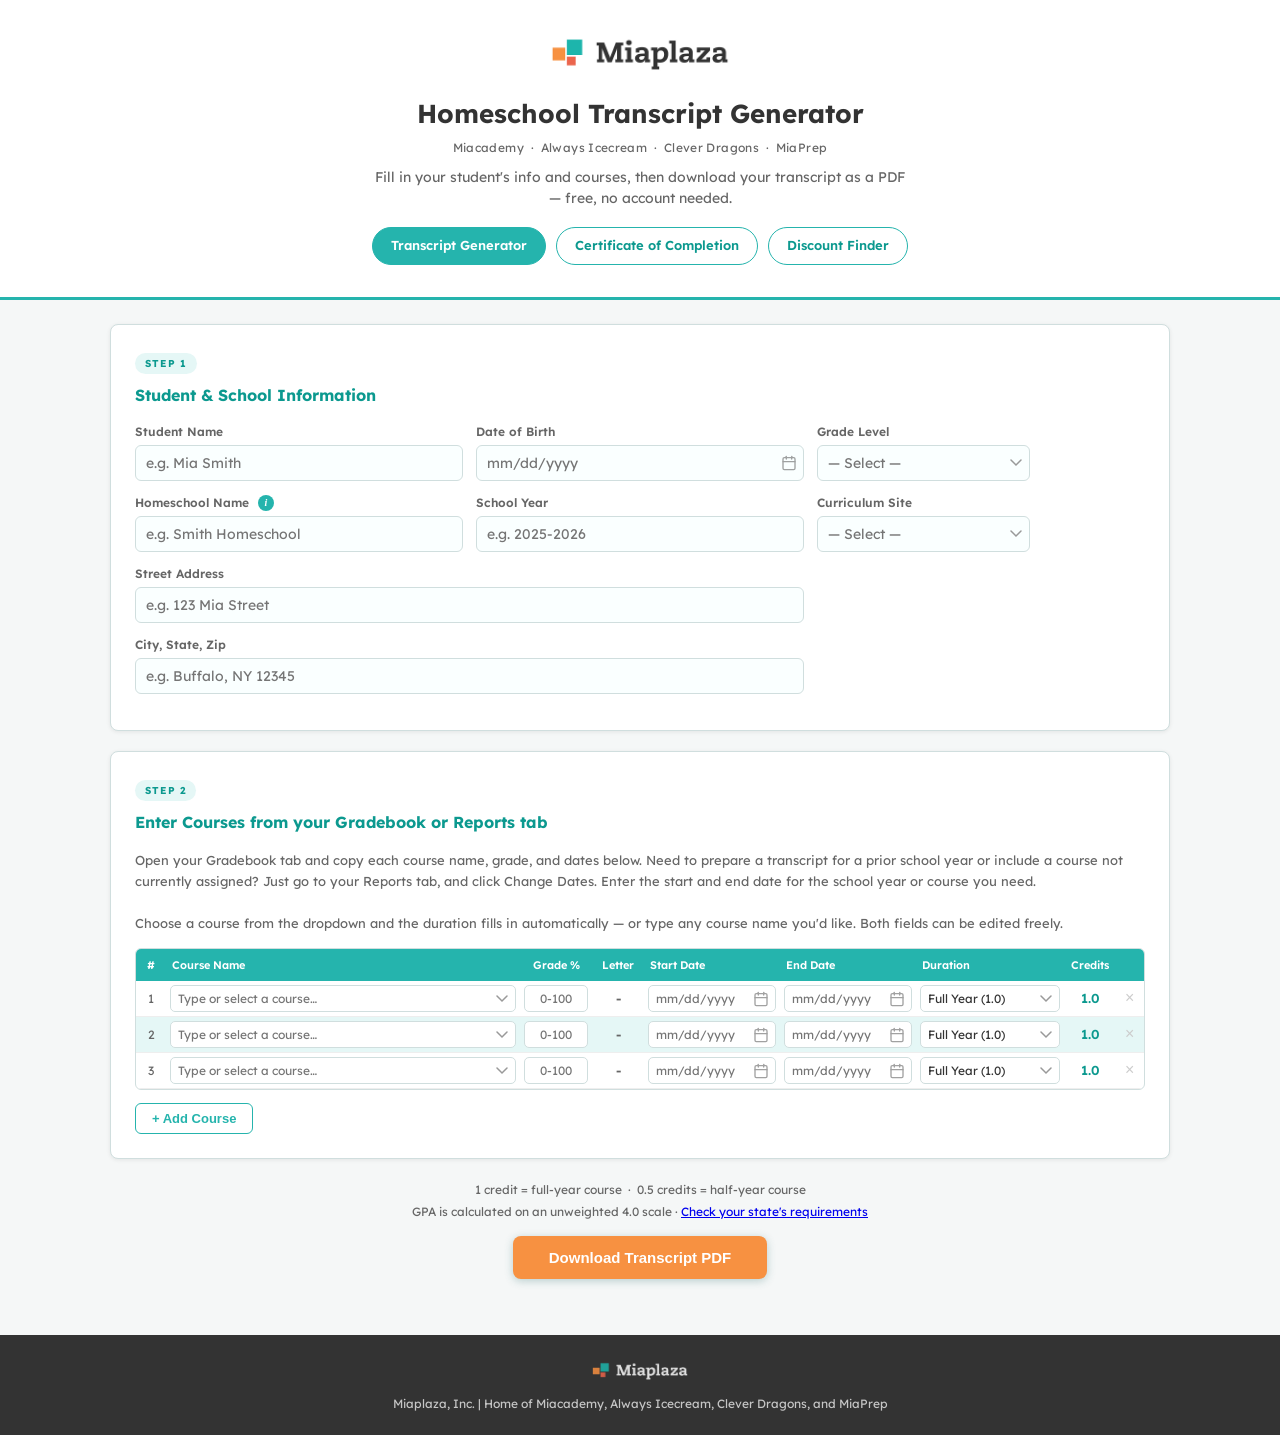
<file: transcript.html>
<!DOCTYPE html>
<html lang="en">
<head>
  <meta charset="UTF-8" />
  <meta name="viewport" content="width=device-width, initial-scale=1.0" />

  <!-- Content-Security-Policy: scripts may load only from this origin (the self-hosted,
       pinned libraries) and the analytics host; connect-src is locked down so no script —
       even a compromised one — can send entered data to any other destination. -->
  <meta http-equiv="Content-Security-Policy" content="default-src 'self'; script-src 'self' 'unsafe-inline' https://cloud.umami.is; style-src 'self' 'unsafe-inline'; font-src 'self'; img-src 'self' data: blob:; connect-src 'self' https://cloud.umami.is https://gateway.umami.is; object-src 'none'; base-uri 'self'; form-action 'none'" />
  <title>Homeschool Transcript Generator | Miacademy</title>
  <meta name="description" content="Free homeschool transcript generator for Miacademy families. Enter your student's courses and download a professional PDF transcript — no account required." />
  <meta property="og:title" content="Homeschool Transcript Generator | Miacademy" />
  <meta property="og:description" content="Free tool for Miacademy families. Generate a professional homeschool transcript PDF in minutes — no account required." />
  <meta property="og:type" content="website" />

  <script defer src="https://cloud.umami.is/script.js" data-website-id="b2904601-ceab-4fbd-84a0-8db0d586a9d3" referrerpolicy="no-referrer"></script>

  <!-- Self-hosted fonts (no third-party requests to Google). -->
  <link rel="stylesheet" href="fonts/fonts.css" />
  <style>
    :root {
      --teal:       #25B4AD;
      --teal-dark:  #0C998F;
      --teal-light: #E5F7F6;
      --orange:     #F79141;
      --orange-dark:#D97830;
      --dragon-red: #EA654E;
      --text:       #333333;
      --muted:      #666;
      --bg:         #F5F7F7;
      --white:      #fff;
      --border:     #d0dede;
      --radius:     8px;
    }

    *, *::before, *::after { box-sizing: border-box; margin: 0; padding: 0; }

    body {
      font-family: 'Lexend', -apple-system, BlinkMacSystemFont, 'Segoe UI', Roboto, sans-serif;
      background: var(--bg);
      color: var(--text);
      line-height: 1.5;
    }

    /* ── Header ── */
    .site-header {
      background: var(--white);
      color: var(--text);
      padding: 28px 20px 32px;
      text-align: center;
      border-bottom: 3px solid var(--teal);
    }
    .header-logo { height: 52px; margin-bottom: 14px; display: block; margin-left: auto; margin-right: auto; }
    .site-header h1 { font-size: 26px; font-weight: 700; margin-bottom: 6px; color: var(--text); }
    .header-sub-brand { font-size: 12px; color: var(--muted); margin-bottom: 10px; letter-spacing: 0.03em; }
    .header-sub     { font-size: 14px; color: var(--muted); max-width: 540px; margin: 0 auto; }
    .tool-tabs { display: flex; justify-content: center; gap: 10px; margin-top: 18px; flex-wrap: wrap; }
    .tool-tab { font-family: 'Lexend', sans-serif; font-size: 13px; font-weight: 600; text-decoration: none; color: var(--teal-dark); background: var(--white); border: 1.5px solid var(--teal); border-radius: 20px; padding: 8px 18px; transition: background 0.15s, color 0.15s; }
    .tool-tab:hover { background: var(--teal-light); }
    .tool-tab[aria-current="page"] { background: var(--teal); color: var(--white); cursor: default; }

    /* ── Layout ── */
    .container {
      max-width: 1100px;
      margin: 0 auto;
      padding: 24px 20px 56px;
      display: flex;
      flex-direction: column;
      gap: 20px;
    }

    /* ── Card ── */
    .card {
      background: var(--white);
      border-radius: var(--radius);
      box-shadow: 0 1px 4px rgba(0,0,0,0.08);
      padding: 24px;
      border: 1px solid var(--border);
    }
    .step-label {
      display: inline-block;
      background: var(--teal-light);
      color: var(--teal-dark);
      font-size: 10px;
      font-weight: 700;
      letter-spacing: 0.12em;
      text-transform: uppercase;
      padding: 3px 10px;
      border-radius: 20px;
      margin-bottom: 9px;
    }
    .card h2 {
      font-size: 16px;
      font-weight: 700;
      color: var(--teal-dark);
      margin-bottom: 16px;
    }

    /* ── Student info grid ── */
    .form-grid {
      display: grid;
      grid-template-columns: repeat(3, 1fr);
      gap: 13px;
      margin-bottom: 12px;
    }
    .span-2 { grid-column: span 2; }
    .span-3 { grid-column: span 3; }

    .field { display: flex; flex-direction: column; gap: 4px; }
    .field label { font-size: 12px; font-weight: 600; color: var(--muted); }
    .field input,
    .field select {
      padding: 8px 10px;
      border: 1.5px solid var(--border);
      border-radius: 6px;
      font-family: inherit;
      font-size: 14px;
      color: var(--text);
      background: #FAFFFF;
      transition: border-color 0.15s;
    }
    .field input:focus,
    .field select:focus { outline: none; border-color: var(--teal); background: var(--white); }

    .note { font-size: 13px; color: var(--muted); margin-bottom: 14px; line-height: 1.6; }

    .info-wrap { position: relative; display: inline-block; margin-left: 5px; vertical-align: middle; top: -1px; }
    .info-btn {
      display: inline-flex; align-items: center; justify-content: center;
      width: 16px; height: 16px; border-radius: 50%;
      background: var(--teal); color: #fff;
      font-size: 10px; font-weight: 700; font-style: italic; font-family: Georgia, serif;
      border: none; cursor: pointer; line-height: 1;
      vertical-align: middle;
    }
    .info-btn:hover { background: var(--teal-dark); }
    .info-tip {
      display: none;
      position: absolute;
      left: 22px; top: 50%; transform: translateY(-50%);
      background: #fff; border: 1px solid var(--border);
      border-radius: 6px; padding: 9px 12px;
      font-size: 12px; font-weight: 400; color: var(--text);
      width: 280px; line-height: 1.5;
      box-shadow: 0 2px 8px rgba(0,0,0,0.12);
      z-index: 10; white-space: normal;
    }
    .info-tip.visible { display: block; }

    /* ── Course table ── */
    .table-scroll {
      overflow-x: auto;
      margin-bottom: 13px;
      border-radius: 6px;
      border: 1px solid var(--border);
    }
    .course-table { width: 100%; min-width: 840px; border-collapse: collapse; font-size: 13px; table-layout: fixed; }
    .course-table thead tr  { background: var(--teal); color: #fff; }
    .course-table th        { padding: 8px 6px; text-align: left; font-size: 11px; font-weight: 600; white-space: nowrap; overflow: hidden; }
    .course-table tbody tr  { border-bottom: 1px solid #eee; }
    .course-table tbody tr:nth-child(even) { background: var(--teal-light); }
    .course-table tbody tr:hover { background: #e5f2f2; }
    .course-table td        { padding: 4px 4px; vertical-align: middle; overflow: hidden; }

    /* Fixed column widths — course name gets the rest (min-width on table forces h-scroll on mobile) */
    .course-table th:nth-child(1), .course-table td:nth-child(1) { width: 30px; text-align: center; }
    .course-table th:nth-child(2), .course-table td:nth-child(2) { min-width: 180px; }
    .course-table th:nth-child(3), .course-table td:nth-child(3) { width: 72px; text-align: center; }
    .course-table th:nth-child(4), .course-table td:nth-child(4) { width: 52px; text-align: center; }
    .course-table th:nth-child(5), .course-table td:nth-child(5) { width: 136px; }
    .course-table th:nth-child(6), .course-table td:nth-child(6) { width: 136px; }
    .course-table th:nth-child(7), .course-table td:nth-child(7) { width: 148px; }
    .course-table th:nth-child(8), .course-table td:nth-child(8) { width: 52px; text-align: center; }
    .course-table th:nth-child(9), .course-table td:nth-child(9) { width: 28px; }

    .row-num    { color: var(--muted); font-size: 12px; }
    .td-center  { text-align: center; }
    .td-credits { text-align: center; font-weight: 600; color: var(--teal-dark); }

    .input-course   { width: 100%; }
    .input-grade    { width: 100%; text-align: center; }
    .input-grade::-webkit-inner-spin-button,
    .input-grade::-webkit-outer-spin-button { -webkit-appearance: none; margin: 0; }
    .input-grade { -moz-appearance: textfield; }
    .input-date     { width: 100%; }
    .input-duration { width: 100%; background: var(--white); }

    .input-course,
    .input-grade,
    .input-date,
    .input-duration {
      padding: 5px 7px;
      border: 1px solid var(--border);
      border-radius: 5px;
      font-size: 12px;
      color: var(--text);
      font-family: inherit;
    }
    .input-course:focus,
    .input-grade:focus,
    .input-date:focus,
    .input-duration:focus { outline: none; border-color: var(--teal); }

    /* ── Consistent custom dropdowns (course + duration + grade level) ── */
    .combo { position: relative; }
    .combo > input {
      -webkit-appearance: none; appearance: none;
      padding-right: 22px;
      background-image: url("data:image/svg+xml,%3Csvg xmlns='http://www.w3.org/2000/svg' width='12' height='8' viewBox='0 0 12 8'%3E%3Cpath d='M1 1l5 5 5-5' stroke='%23999' stroke-width='1.5' fill='none' stroke-linecap='round'/%3E%3C/svg%3E");
      background-repeat: no-repeat;
      background-position: right 7px center;
    }
    .combo > input[readonly] { cursor: pointer; caret-color: transparent; }
    .combo-list {
      position: fixed; z-index: 1000;
      margin: 0; padding: 4px; list-style: none;
      background: #fff; border: 1.5px solid var(--border); border-radius: 6px;
      box-shadow: 0 6px 20px rgba(0,0,0,0.14);
      max-height: 240px; overflow-y: auto;
      font-size: 12px; font-family: inherit; color: var(--text);
    }
    .combo-list li {
      padding: 6px 9px; border-radius: 4px; cursor: pointer;
      white-space: nowrap; overflow: hidden; text-overflow: ellipsis;
    }
    .combo-list li:hover, .combo-list li.active { background: var(--teal-light); }
    .combo-list li.empty { color: #999; cursor: default; }

    /* ── Date fields: masked mm/dd/yyyy text + custom calendar ── */
    .datefield { position: relative; display: flex; align-items: center; }
    .datefield > input { width: 100%; padding-right: 26px; }
    .date-btn {
      position: absolute; right: 5px; top: 50%; transform: translateY(-50%);
      width: 20px; height: 20px; padding: 0; border: none; background: transparent;
      cursor: pointer; opacity: 0.55;
      background-image: url("data:image/svg+xml,%3Csvg xmlns='http://www.w3.org/2000/svg' width='16' height='16' viewBox='0 0 24 24' fill='none' stroke='%23555' stroke-width='2' stroke-linecap='round' stroke-linejoin='round'%3E%3Crect x='3' y='4' width='18' height='18' rx='2'/%3E%3Cline x1='16' y1='2' x2='16' y2='6'/%3E%3Cline x1='8' y1='2' x2='8' y2='6'/%3E%3Cline x1='3' y1='10' x2='21' y2='10'/%3E%3C/svg%3E");
      background-repeat: no-repeat; background-position: center;
    }
    .date-btn:hover { opacity: 1; }
    .cal-popup {
      position: fixed; z-index: 1001;
      background: #fff; border: 1.5px solid var(--border); border-radius: 8px;
      box-shadow: 0 8px 24px rgba(0,0,0,0.16); padding: 8px; width: 220px;
      font-family: inherit; color: var(--text); user-select: none;
    }
    .cal-head { display: flex; align-items: center; justify-content: space-between; margin-bottom: 6px; }
    .cal-title { font-size: 13px; font-weight: 600; }
    .cal-nav {
      border: none; background: var(--teal-light); color: var(--teal-dark);
      width: 24px; height: 24px; border-radius: 5px; cursor: pointer; font-size: 15px; line-height: 1;
    }
    .cal-nav:hover { background: var(--teal); color: #fff; }
    .cal-grid { display: grid; grid-template-columns: repeat(7, 1fr); gap: 2px; }
    .cal-dow span { text-align: center; font-size: 10px; color: var(--muted); padding: 2px 0; }
    .cal-days button {
      border: none; background: transparent; border-radius: 5px; cursor: pointer;
      font-size: 12px; padding: 5px 0; color: var(--text); font-family: inherit;
    }
    .cal-days button:hover { background: var(--teal-light); }
    .cal-days button.sel { background: var(--teal); color: #fff; }

    .letter-badge {
      display: inline-block;
      min-width: 28px;
      padding: 2px 5px;
      border-radius: 4px;
      font-weight: 700;
      font-size: 12px;
      color: var(--muted);
      text-align: center;
    }
    .letter-badge.active { background: var(--teal-light); color: var(--teal-dark); }

    .btn-remove {
      background: none;
      border: none;
      color: #ccc;
      font-size: 16px;
      cursor: pointer;
      padding: 2px 5px;
      border-radius: 4px;
      line-height: 1;
      transition: color 0.15s, background 0.15s;
    }
    .btn-remove:hover { color: #d44; background: #fff0f0; }

    /* ── Buttons ── */
    .btn-secondary {
      background: none;
      border: 1.5px solid var(--teal);
      color: var(--teal);
      padding: 7px 16px;
      border-radius: 6px;
      font-size: 13px;
      font-weight: 600;
      cursor: pointer;
      transition: background 0.15s;
    }
    .btn-secondary:hover { background: var(--teal-light); }

    .btn-primary {
      background: var(--orange);
      color: #fff;
      border: none;
      padding: 13px 36px;
      border-radius: 8px;
      font-size: 15px;
      font-weight: 700;
      cursor: pointer;
      transition: background 0.15s, transform 0.1s;
      box-shadow: 0 2px 8px rgba(45,114,114,0.3);
    }
    .btn-primary:hover  { background: var(--orange-dark); }
    .btn-primary:active { transform: scale(0.98); }

    /* ── Summary ── */
    .summary-card {
      background: var(--teal);
      color: #fff;
      border-radius: 8px;
      padding: 18px 24px;
      display: flex;
      gap: 28px;
      align-items: center;
    }
    .summary-card.hidden { display: none; }
    .summary-item { display: flex; flex-direction: column; gap: 2px; }
    .summary-item span   { font-size: 11px; opacity: 0.82; }
    .summary-item strong { font-size: 22px; font-weight: 700; }
    .summary-div { width: 1px; height: 30px; background: rgba(255,255,255,0.3); }

    /* ── Download ── */
    .download-section { text-align: center; }
    .download-note { font-size: 12px; color: var(--muted); margin-bottom: 14px; line-height: 1.8; }

    /* ── Footer ── */
    .site-footer {
      background: #333333;
      color: rgba(255,255,255,0.72);
      text-align: center;
      padding: 22px 20px;
      font-size: 12px;
      display: flex;
      flex-direction: column;
      align-items: center;
      gap: 8px;
    }
    .footer-logo { height: 28px; opacity: 0.85; margin-bottom: 2px; }
    .site-footer a { color: rgba(255,255,255,0.85); text-underline-offset: 3px; }
    .site-footer a:hover { color: #fff; }

    /* ── Responsive ── */
    @media (max-width: 700px) {
      .form-grid { grid-template-columns: 1fr 1fr; }
      .span-3 { grid-column: span 2; }
      .summary-card { flex-wrap: wrap; gap: 14px; }
      .summary-div { display: none; }
    }
    @media (max-width: 460px) {
      .form-grid { grid-template-columns: 1fr; }
      .span-2, .span-3 { grid-column: span 1; }
      .site-header h1 { font-size: 21px; }
    }
  </style>
</head>
<body>

<header class="site-header">
  <img src="[data-uri]" alt="Miaplaza" class="header-logo" />
  <h1>Homeschool Transcript Generator</h1>
  <p class="header-sub-brand">Miacademy &nbsp;·&nbsp; Always Icecream &nbsp;·&nbsp; Clever Dragons &nbsp;·&nbsp; MiaPrep</p>
  <p class="header-sub">Fill in your student's info and courses, then download your transcript as a PDF — free, no account needed.</p>
  <nav class="tool-tabs" aria-label="Miacademy free tools">
    <a class="tool-tab" href="transcript.html" aria-current="page">Transcript Generator</a>
    <a class="tool-tab" href="certificate.html">Certificate of Completion</a>
    <a class="tool-tab" href="discount.html">Discount Finder</a>
  </nav>
</header>

<main class="container">

  <!-- Step 1 ── Student & School Info -->
  <section class="card">
    <div class="step-label">Step 1</div>
    <h2>Student &amp; School Information</h2>
    <div class="form-grid">

      <div class="field">
        <label for="studentName">Student Name</label>
        <input type="text" id="studentName" placeholder="e.g. Mia Smith" />
      </div>
      <div class="field">
        <label for="dob">Date of Birth</label>
        <div class="datefield">
          <input type="text" id="dob" placeholder="mm/dd/yyyy" inputmode="numeric" maxlength="10" autocomplete="off" />
          <button type="button" class="date-btn" tabindex="-1" aria-label="Open calendar"></button>
        </div>
      </div>
      <div class="field">
        <label for="gradeLevel">Grade Level</label>
        <div class="combo">
          <input type="text" id="gradeLevel" placeholder="— Select —" autocomplete="off" readonly
                 role="combobox" aria-expanded="false" />
        </div>
      </div>

      <div class="field">
        <label for="homeschoolName">
          Homeschool Name
          <span class="info-wrap">
            <button class="info-btn" type="button" onclick="toggleTip(this)" aria-label="More info">i</button>
            <span class="info-tip">You can name your homeschool whatever you'd like — many families use their last name, e.g. "Smith Homeschool."</span>
          </span>
        </label>
        <input type="text" id="homeschoolName" placeholder="e.g. Smith Homeschool" />
      </div>
      <div class="field">
        <label for="schoolYear">School Year</label>
        <input type="text" id="schoolYear" placeholder="e.g. 2025-2026" />
      </div>
      <div class="field">
        <label for="curriculumSite">Curriculum Site</label>
        <div class="combo">
          <input type="text" id="curriculumSite" placeholder="— Select —" autocomplete="off" readonly
                 role="combobox" aria-expanded="false" />
        </div>
      </div>

      <div class="field span-2">
        <label for="address">Street Address</label>
        <input type="text" id="address" placeholder="e.g. 123 Mia Street" />
      </div>

      <div class="field span-2">
        <label for="cityStateZip">City, State, Zip</label>
        <input type="text" id="cityStateZip" placeholder="e.g. Buffalo, NY 12345" />
      </div>

    </div>
  </section>

  <!-- Step 2 ── Courses -->
  <section class="card">
    <div class="step-label">Step 2</div>
    <h2>Enter Courses from your Gradebook or Reports tab</h2>
    <p class="note">
      Open your Gradebook tab and copy each course name, grade, and dates below. Need to prepare a transcript for a prior school year or include a course not currently assigned? Just go to your Reports tab, and click Change Dates. Enter the start and end date for the school year or course you need.<br><br>
      Choose a course from the dropdown and the duration fills in automatically — or type any course name you'd like. Both fields can be edited freely.
    </p>

    <div class="table-scroll">
      <table class="course-table">
        <thead>
          <tr>
            <th>#</th>
            <th>Course Name</th>
            <th>Grade %</th>
            <th>Letter</th>
            <th>Start Date</th>
            <th>End Date</th>
            <th>Duration</th>
            <th>Credits</th>
            <th></th>
          </tr>
        </thead>
        <tbody id="course-tbody"></tbody>
      </table>
    </div>

    <button class="btn-secondary" onclick="addRow()">+ Add Course</button>
  </section>

  <!-- Live Summary -->
  <section class="summary-card hidden" id="summary-card">
    <div class="summary-item">
      <span>Total Credits</span>
      <strong id="summary-credits">0.0</strong>
    </div>
    <div class="summary-div"></div>
    <div class="summary-item">
      <span>Cumulative GPA (4.0 scale)</span>
      <strong id="summary-gpa">0.00</strong>
    </div>
  </section>

  <!-- Download -->
  <div class="download-section">
    <p class="download-note">
      1 credit = full-year course &nbsp;&middot;&nbsp; 0.5 credits = half-year course<br>
      GPA is calculated on an unweighted 4.0 scale · <a href="https://miacademy.co/homeschool-curriculum/by-state/" target="_blank" rel="noopener">Check your state's requirements</a>
    </p>
    <button class="btn-primary" data-umami-event="download-transcript" onclick="generatePDF()">Download Transcript PDF</button>
  </div>

</main>

<footer class="site-footer">
  <img src="[data-uri]" alt="Miaplaza" class="footer-logo" />
  <p>Miaplaza, Inc. | Home of Miacademy, Always Icecream, Clever Dragons, and MiaPrep</p>
</footer>

<!-- Course datalist (Miacademy + MiaPrep combined) -->
<datalist id="course-list">
  <!-- Learn to Read -->
  <option value="Learn to Read: Level A"></option>
  <option value="Learn to Read: Level B"></option>
  <option value="Learn to Read: Level C"></option>
  <!-- Reading Comprehension -->
  <option value="Reading Comprehension: Level C"></option>
  <option value="Reading Comprehension: Level D"></option>
  <option value="Reading Comprehension: Level E"></option>
  <option value="Reading Comprehension: Level F"></option>
  <option value="Reading Comprehension: Level G"></option>
  <option value="Reading Comprehension: Level H"></option>
  <option value="Reading Comprehension: Level I"></option>
  <!-- Language Arts -->
  <option value="Language Arts: Level A"></option>
  <option value="Language Arts: Level B"></option>
  <option value="Language Arts: Level C"></option>
  <option value="Language Arts: Level D"></option>
  <option value="Language Arts: Level E"></option>
  <option value="Language Arts: Level F"></option>
  <option value="Language Arts: Level G"></option>
  <option value="Language Arts: Level H"></option>
  <option value="Language Arts: Level I"></option>
  <!-- English / Writing (MiaPrep) -->
  <option value="English 1"></option>
  <option value="English 2"></option>
  <option value="English 3"></option>
  <option value="English 4"></option>
  <option value="Literary Analysis"></option>
  <option value="High School Writing"></option>
  <option value="Journalism in the Digital Age"></option>
  <option value="Creative Writing"></option>
  <option value="Myths and Legends"></option>
  <option value="Folklore and Fairytales"></option>
  <!-- Math -->
  <option value="Math: Level A"></option>
  <option value="Math: Level B"></option>
  <option value="Math: Level C"></option>
  <option value="Math: Level D"></option>
  <option value="Math: Level E"></option>
  <option value="Math: Level F"></option>
  <option value="Math: Level G"></option>
  <option value="Math: Level H"></option>
  <option value="Math: Level I"></option>
  <option value="Prealgebra"></option>
  <option value="Prealgebra 1"></option>
  <option value="Prealgebra 2"></option>
  <option value="Algebra 1"></option>
  <option value="Geometry"></option>
  <option value="Algebra 2"></option>
  <option value="Precalculus"></option>
  <!-- Social Studies -->
  <option value="Beginning Social Studies 1"></option>
  <option value="Beginning Social Studies 2"></option>
  <option value="Exploring Social Studies"></option>
  <option value="U.S. Geography"></option>
  <option value="U.S. Government"></option>
  <option value="U.S. History 1"></option>
  <option value="U.S. History 2"></option>
  <option value="U.S. History 1: Exploration-1877"></option>
  <option value="U.S. History 2: Reconstruction-1960s"></option>
  <option value="U.S. History"></option>
  <option value="Ancient World History"></option>
  <option value="World History: The First Global Age"></option>
  <option value="World Geography"></option>
  <option value="World History"></option>
  <option value="Civics"></option>
  <option value="Economics"></option>
  <option value="World Religions"></option>
  <!-- Science -->
  <option value="Discovering Science"></option>
  <option value="Science All Around Me"></option>
  <option value="Exploring Science"></option>
  <option value="Investigating Earth and Space Science"></option>
  <option value="General Science"></option>
  <option value="Structures of Science"></option>
  <option value="Earth Science"></option>
  <option value="Astronomy"></option>
  <option value="Life Science"></option>
  <option value="Physical Science"></option>
  <option value="Integrated Physics & Chemistry"></option>
  <option value="Environmental Science I"></option>
  <option value="Environmental Science II"></option>
  <option value="Biology"></option>
  <option value="Chemistry"></option>
  <option value="Physics"></option>
  <!-- World Languages -->
  <option value="My First Spanish Lessons"></option>
  <option value="Beginning Spanish"></option>
  <option value="Intro to Spanish for Middle School"></option>
  <option value="Spanish 1"></option>
  <option value="Spanish 2"></option>
  <option value="Spanish 3"></option>
  <option value="Beginning American Sign Language"></option>
  <option value="American Sign Language 1"></option>
  <option value="Beginning French Vocabulary Practice"></option>
  <option value="Beginning German Vocabulary Practice"></option>
  <option value="Classical Languages Vocabulary Practice"></option>
  <!-- Life Skills / PE / Tech -->
  <option value="Life Skills 1"></option>
  <option value="Survivor's Quest"></option>
  <option value="Fit & Active"></option>
  <option value="Middle School Physical Fitness"></option>
  <option value="Physical Fitness"></option>
  <option value="Physical Education 1"></option>
  <option value="Intro to Typing"></option>
  <option value="Typing"></option>
  <option value="Computer Skills"></option>
  <option value="Intro to Programming 1"></option>
  <option value="Intro to Programming 2"></option>
  <option value="Financial Literacy"></option>
  <option value="Health 1"></option>
  <option value="Career Exploration"></option>
  <option value="College Prep"></option>
  <option value="Adulting 101"></option>
  <!-- Music & Arts -->
  <option value="Music With Mia"></option>
  <option value="Music For All"></option>
  <option value="Art Class"></option>
  <option value="All About Instruments"></option>
  <option value="Exploring Unique Instruments"></option>
  <option value="Song Writing"></option>
  <option value="Art Around the World"></option>
  <option value="Theatre Arts 1"></option>
  <option value="Theatre Arts 2"></option>
  <option value="Elements of Art"></option>
  <option value="Music Reading"></option>
  <option value="Drawing Essentials"></option>
  <!-- Biblical Studies -->
  <option value="Bible Stories"></option>
  <option value="Bible Basics"></option>
  <option value="Bible Study"></option>
  <option value="Old & New Testament Study"></option>
  <option value="Jewish Bible Study"></option>
  <option value="Jewish Bible Studies"></option>
  <option value="Jewish Holidays"></option>
  <option value="Scripture Memory"></option>
</datalist>

<!-- Self-hosted, same-origin libraries (pinned). SRI hashes guard against repo tampering. -->
<script src="vendor/jspdf.umd.min.js" integrity="sha384-JcnsjUPPylna1s1fvi1u12X5qjY5OL56iySh75FdtrwhO/SWXgMjoVqcKyIIWOLk"></script>
<script src="vendor/jspdf.plugin.autotable.min.js" integrity="sha384-fCAW/rDWORTbQXSiB7mOg0QtQ5c+r0f544y6XoKjuVva0nMBlCpNUjiFeG5iMdS3"></script>
<script>
'use strict';

// ── Course catalog: name -> default duration ──────────────────────────────────
const CATALOG = new Map([
  // Learn to Read
  ['Learn to Read: Level A', 'full'], ['Learn to Read: Level B', 'full'], ['Learn to Read: Level C', 'full'],
  // Reading Comprehension (supplementary — 1 day/week)
  ['Reading Comprehension: Level C', 'half'], ['Reading Comprehension: Level D', 'half'],
  ['Reading Comprehension: Level E', 'half'], ['Reading Comprehension: Level F', 'half'],
  ['Reading Comprehension: Level G', 'half'], ['Reading Comprehension: Level H', 'half'],
  ['Reading Comprehension: Level I', 'half'],
  // Language Arts
  ['Language Arts: Level A', 'half'],
  ['Language Arts: Level B', 'half'], ['Language Arts: Level C', 'half'],
  ['Language Arts: Level D', 'full'], ['Language Arts: Level E', 'full'],
  ['Language Arts: Level F', 'full'], ['Language Arts: Level G', 'full'],
  ['Language Arts: Level H', 'full'], ['Language Arts: Level I', 'full'],
  // English / Writing (MiaPrep)
  ['English 1', 'full'], ['English 2', 'full'], ['English 3', 'full'], ['English 4', 'full'],
  ['Literary Analysis', 'half'], ['High School Writing', 'half'],
  ['Journalism in the Digital Age', 'half'], ['Creative Writing', 'half'],
  ['Myths and Legends', 'half'], ['Folklore and Fairytales', 'half'],
  // Math
  ['Math: Level A', 'full'], ['Math: Level B', 'full'], ['Math: Level C', 'full'],
  ['Math: Level D', 'full'], ['Math: Level E', 'full'], ['Math: Level F', 'full'],
  ['Math: Level G', 'full'], ['Math: Level H', 'full'], ['Math: Level I', 'full'],
  ['Prealgebra', 'full'], ['Prealgebra 1', 'full'], ['Prealgebra 2', 'full'],
  ['Algebra 1', 'full'], ['Geometry', 'full'], ['Algebra 2', 'full'], ['Precalculus', 'full'],
  // Social Studies
  ['Beginning Social Studies 1', 'full'], ['Beginning Social Studies 2', 'full'],
  ['Exploring Social Studies', 'full'], ['U.S. Geography', 'full'], ['U.S. Government', 'full'],
  ['U.S. History 1', 'full'], ['U.S. History 2', 'full'],
  ['U.S. History 1: Exploration-1877', 'full'], ['U.S. History 2: Reconstruction-1960s', 'full'],
  ['U.S. History', 'full'], ['Ancient World History', 'full'],
  ['World History: The First Global Age', 'full'],
  ['World Geography', 'full'], ['World History', 'full'], ['Civics', 'full'],
  ['Economics', 'half'], ['World Religions', 'half'],
  // Science
  ['Discovering Science', 'full'], ['Science All Around Me', 'full'],
  ['Exploring Science', 'full'], ['Investigating Earth and Space Science', 'full'],
  ['General Science', 'full'], ['Structures of Science', 'full'],
  ['Earth Science', 'full'], ['Astronomy', 'full'], ['Life Science', 'full'],
  ['Physical Science', 'full'], ['Integrated Physics & Chemistry', 'full'],
  ['Environmental Science I', 'half'], ['Environmental Science II', 'half'],
  ['Biology', 'full'], ['Chemistry', 'full'], ['Physics', 'full'],
  // World Languages
  ['My First Spanish Lessons', 'full'], ['Beginning Spanish', 'half'],
  ['Intro to Spanish for Middle School', 'half'],
  ['Spanish 1', 'full'], ['Spanish 2', 'full'], ['Spanish 3', 'full'],
  ['Beginning American Sign Language', 'full'], ['American Sign Language 1', 'full'],
  ['Beginning French Vocabulary Practice', 'half'],
  ['Beginning German Vocabulary Practice', 'half'],
  ['Classical Languages Vocabulary Practice', 'half'],
  // Life Skills / PE / Tech
  ['Life Skills 1', 'full'], ["Survivor's Quest", 'half'], ['Fit & Active', 'full'],
  ['Middle School Physical Fitness', 'full'], ['Physical Fitness', 'full'],
  ['Physical Education 1', 'half'], ['Intro to Typing', 'full'], ['Typing', 'full'],
  ['Computer Skills', 'half'], ['Intro to Programming 1', 'half'], ['Intro to Programming 2', 'half'],
  ['Financial Literacy', 'half'], ['Health 1', 'half'],
  ['Career Exploration', 'half'], ['College Prep', 'half'], ['Adulting 101', 'half'],
  // Music & Arts
  ['Music With Mia', 'full'], ['Music For All', 'full'], ['Art Class', 'half'],
  ['All About Instruments', 'half'], ['Exploring Unique Instruments', 'half'],
  ['Song Writing', 'half'], ['Art Around the World', 'half'],
  ['Theatre Arts 1', 'half'], ['Theatre Arts 2', 'half'], ['Elements of Art', 'half'],
  ['Music Reading', 'half'], ['Drawing Essentials', 'half'],
  // Biblical Studies
  ['Bible Stories', 'half'], ['Bible Basics', 'half'], ['Bible Study', 'half'],
  ['Old & New Testament Study', 'half'], ['Jewish Bible Study', 'half'],
  ['Jewish Bible Studies', 'half'], ['Jewish Holidays', 'half'], ['Scripture Memory', 'half'],
]);

// ── Grading scale ─────────────────────────────────────────────────────────────
const SCALE = [
  { min: 97, letter: 'A+', gpa: 4.0 },
  { min: 93, letter: 'A',  gpa: 4.0 },
  { min: 90, letter: 'A-', gpa: 3.7 },
  { min: 87, letter: 'B+', gpa: 3.3 },
  { min: 83, letter: 'B',  gpa: 3.0 },
  { min: 80, letter: 'B-', gpa: 2.7 },
  { min: 77, letter: 'C+', gpa: 2.3 },
  { min: 73, letter: 'C',  gpa: 2.0 },
  { min: 70, letter: 'C-', gpa: 1.7 },
  { min: 67, letter: 'D+', gpa: 1.3 },
  { min: 63, letter: 'D',  gpa: 1.0 },
  { min: 60, letter: 'D-', gpa: 0.7 },
  { min: 0,  letter: 'F',  gpa: 0.0 },
];

function getLetterGrade(pct) {
  return (SCALE.find(s => pct >= s.min) || SCALE[SCALE.length - 1]).letter;
}
function getGPAPoints(pct) {
  return (SCALE.find(s => pct >= s.min) || SCALE[SCALE.length - 1]).gpa;
}
function creditVal(duration) {
  const CREDITS = { full: 1.0, half: 0.5, 'alt-full': 10, 'alt-half': 5 };
  return CREDITS[duration] != null ? CREDITS[duration] : 1.0;
}

// ── Custom dropdowns (combobox) ───────────────────────────────────────────────
// Portal-based so the menu isn't clipped by the table's overflow rules. Shared by
// Course Name (free-text search), Duration and Grade Level (pick-only) so every
// dropdown looks and behaves identically.
const DURATION_OPTS = [
  { label: 'Full Year (1.0)',      value: 'full' },
  { label: 'Half Year (0.5)',      value: 'half' },
  { label: 'Alt - Full Year (10)', value: 'alt-full' },
  { label: 'Alt - Half Year (5)',  value: 'alt-half' },
];

let _menu, _activeCombo;
function comboMenuEl() {
  if (!_menu) {
    _menu = document.createElement('ul');
    _menu.className = 'combo-list';
    _menu.setAttribute('role', 'listbox');
    _menu.style.display = 'none';
    document.body.appendChild(_menu);
    window.addEventListener('scroll', () => { if (_activeCombo) posMenu(); }, true);
    window.addEventListener('resize', () => { if (_activeCombo) posMenu(); });
  }
  return _menu;
}
function posMenu() {
  const r = _activeCombo.input.getBoundingClientRect();
  const m = comboMenuEl();
  m.style.left = r.left + 'px';
  m.style.top  = (r.bottom + 4) + 'px';
  m.style.minWidth = r.width + 'px';
}
function closeCombo() {
  if (_menu) _menu.style.display = 'none';
  if (_activeCombo) _activeCombo.input.setAttribute('aria-expanded', 'false');
  _activeCombo = null;
}
function openCombo(combo, query) {
  _activeCombo = combo;
  renderCombo(combo, query);
  combo.input.setAttribute('aria-expanded', 'true');
  posMenu();
}
function renderCombo(combo, query) {
  const m = comboMenuEl();
  const q = (combo.freeText && query) ? query.trim().toLowerCase() : '';
  const matches = q ? combo.options.filter(o => o.label.toLowerCase().includes(q)) : combo.options;
  m.innerHTML = '';
  combo.idx = -1;
  if (!matches.length) {
    const li = document.createElement('li');
    li.className = 'empty';
    li.textContent = combo.emptyMsg || 'No matches.';
    m.appendChild(li);
  } else {
    matches.forEach(o => {
      const li = document.createElement('li');
      li.textContent = o.label;
      li.title = o.label;
      li.setAttribute('role', 'option');
      li.addEventListener('mousedown', e => { e.preventDefault(); pickCombo(combo, o); });
      m.appendChild(li);
    });
  }
  m.style.display = 'block';
}
function comboItems() { return Array.from(comboMenuEl().querySelectorAll('li:not(.empty)')); }
function hiCombo(i) {
  const els = comboItems();
  els.forEach(el => el.classList.remove('active'));
  if (i >= 0 && i < els.length) { els[i].classList.add('active'); els[i].scrollIntoView({ block: 'nearest' }); }
}
function pickCombo(combo, o) {
  // Free-text fields store the value; pick-only fields display the label and
  // keep the real value in data-value (read by the summary/PDF code).
  combo.input.value = combo.freeText ? o.value : o.label;
  combo.input.dataset.value = o.value;
  closeCombo();
  if (combo.onSelect) combo.onSelect(o);
}
function initCombo(opts) {
  const combo = {
    input: opts.input,
    freeText: !!opts.freeText,
    emptyMsg: opts.emptyMsg,
    onSelect: opts.onSelect,
    options: opts.options.map(o => typeof o === 'string' ? { label: o, value: o } : o),
    idx: -1,
  };
  const input = combo.input;
  // Focusing always reveals the full list (so a different option can be picked
  // without clearing first); typing filters it.
  input.addEventListener('focus', () => openCombo(combo, null));
  if (combo.freeText) input.addEventListener('input', () => {
    openCombo(combo, input.value);
    if (opts.onInput) opts.onInput();
  });
  // Clicking the field (incl. the arrow) toggles the list like a native <select>.
  input.addEventListener('mousedown', () => {
    if (document.activeElement === input) {
      if (_activeCombo === combo && _menu && _menu.style.display !== 'none') closeCombo();
      else openCombo(combo, null);
    }
  });
  input.addEventListener('keydown', e => {
    const els = comboItems();
    if (e.key === 'ArrowDown')    { e.preventDefault(); if (_activeCombo !== combo) openCombo(combo, null); combo.idx = Math.min(combo.idx + 1, els.length - 1); hiCombo(combo.idx); }
    else if (e.key === 'ArrowUp') { e.preventDefault(); combo.idx = Math.max(combo.idx - 1, 0); hiCombo(combo.idx); }
    else if (e.key === 'Enter')   { if (combo.idx >= 0 && els[combo.idx]) { e.preventDefault(); els[combo.idx].dispatchEvent(new MouseEvent('mousedown')); } }
    else if (e.key === 'Escape')  { closeCombo(); }
  });
  input.addEventListener('blur', () => closeCombo());
  return combo;
}

// ── Date fields: masked mm/dd/yyyy + custom calendar (locale-independent) ─────
function maskDateInput(input) {
  const v = input.value.replace(/\D/g, '').slice(0, 8);
  let out = v;
  if (v.length > 4)      out = v.slice(0, 2) + '/' + v.slice(2, 4) + '/' + v.slice(4);
  else if (v.length > 2) out = v.slice(0, 2) + '/' + v.slice(2);
  input.value = out;
}
const CAL_MONTHS = ['January','February','March','April','May','June',
                    'July','August','September','October','November','December'];
let _cal, _calInput, _calY, _calM;
function calEl() {
  if (!_cal) {
    _cal = document.createElement('div');
    _cal.className = 'cal-popup';
    _cal.style.display = 'none';
    document.body.appendChild(_cal);
    document.addEventListener('mousedown', e => {
      if (_calInput && !_cal.contains(e.target) && e.target !== _calInput
          && !(e.target.classList && e.target.classList.contains('date-btn'))) closeCal();
    });
    window.addEventListener('scroll', () => { if (_calInput) posCal(); }, true);
    window.addEventListener('resize', () => { if (_calInput) posCal(); });
  }
  return _cal;
}
function posCal() {
  const r = _calInput.getBoundingClientRect();
  const el = calEl();
  el.style.left = Math.max(4, Math.min(r.left, window.innerWidth - 232)) + 'px';
  el.style.top  = (r.bottom + 4) + 'px';
}
function closeCal() { if (_cal) _cal.style.display = 'none'; _calInput = null; }
function openCal(input) {
  _calInput = input;
  const m = /^(\d{1,2})\/(\d{1,2})\/(\d{4})$/.exec(input.value.trim());
  if (m) { _calM = (+m[1]) - 1; _calY = +m[3]; }
  else { const now = new Date(); _calM = now.getMonth(); _calY = now.getFullYear(); }
  if (_calM < 0 || _calM > 11) { const now = new Date(); _calM = now.getMonth(); _calY = now.getFullYear(); }
  renderCal();
  calEl().style.display = 'block';
  posCal();
}
function renderCal() {
  const el = calEl();
  const firstDow = new Date(_calY, _calM, 1).getDay();
  const days = new Date(_calY, _calM + 1, 0).getDate();
  const sel = /^(\d{1,2})\/(\d{1,2})\/(\d{4})$/.exec(_calInput.value.trim());
  const selDay = (sel && (+sel[1]) - 1 === _calM && (+sel[3]) === _calY) ? +sel[2] : -1;
  let html = '<div class="cal-head">'
    + '<button type="button" class="cal-nav" data-nav="-1">‹</button>'
    + '<span class="cal-title">' + CAL_MONTHS[_calM] + ' ' + _calY + '</span>'
    + '<button type="button" class="cal-nav" data-nav="1">›</button></div>'
    + '<div class="cal-grid cal-dow">' + ['S','M','T','W','T','F','S'].map(d => '<span>' + d + '</span>').join('') + '</div>'
    + '<div class="cal-grid cal-days">';
  for (let i = 0; i < firstDow; i++) html += '<span></span>';
  for (let d = 1; d <= days; d++) html += '<button type="button" class="cal-day' + (d === selDay ? ' sel' : '') + '" data-day="' + d + '">' + d + '</button>';
  html += '</div>';
  el.innerHTML = html;
  el.querySelectorAll('.cal-nav').forEach(b => b.addEventListener('mousedown', e => {
    e.preventDefault();
    // renderCal() below replaces innerHTML, detaching this button from _cal.
    // Stop propagation so the document mousedown handler doesn't then see the
    // detached target as an "outside" click and close the calendar.
    e.stopPropagation();
    _calM += parseInt(b.dataset.nav, 10);
    if (_calM < 0) { _calM = 11; _calY--; }
    if (_calM > 11) { _calM = 0; _calY++; }
    renderCal(); posCal();
  }));
  el.querySelectorAll('.cal-day').forEach(b => b.addEventListener('mousedown', e => {
    e.preventDefault();
    const dd = String(b.dataset.day).padStart(2, '0');
    const mm = String(_calM + 1).padStart(2, '0');
    const inp = _calInput;
    inp.value = mm + '/' + dd + '/' + _calY;
    closeCal();
    inp.dispatchEvent(new Event('input', { bubbles: true }));
  }));
}
function initDateField(input) {
  const btn = input.parentNode.querySelector('.date-btn');
  input.addEventListener('input', () => maskDateInput(input));
  if (btn) btn.addEventListener('mousedown', e => {
    e.preventDefault();
    if (_calInput === input && _cal && _cal.style.display !== 'none') closeCal();
    else openCal(input);
  });
  input.addEventListener('keydown', e => { if (e.key === 'Escape') closeCal(); });
}

// ── Row management ────────────────────────────────────────────────────────────
let rowCounter = 0;

function addRow() {
  const id = ++rowCounter;
  const tbody = document.getElementById('course-tbody');
  const n = tbody.children.length + 1;
  const tr = document.createElement('tr');
  tr.id = 'row-' + id;
  tr.innerHTML =
    '<td class="row-num">' + n + '</td>' +
    '<td><div class="combo"><input type="text" class="input-course" placeholder="Type or select a course…" autocomplete="off" role="combobox" aria-expanded="false"></div></td>' +
    '<td><input type="number" min="0" max="100" class="input-grade" placeholder="0-100" oninput="onGrade(this)"></td>' +
    '<td class="td-center"><span class="letter-badge">-</span></td>' +
    '<td><div class="datefield"><input type="text" class="input-date" placeholder="mm/dd/yyyy" inputmode="numeric" maxlength="10" autocomplete="off"><button type="button" class="date-btn" tabindex="-1" aria-label="Open calendar"></button></div></td>' +
    '<td><div class="datefield"><input type="text" class="input-date" placeholder="mm/dd/yyyy" inputmode="numeric" maxlength="10" autocomplete="off"><button type="button" class="date-btn" tabindex="-1" aria-label="Open calendar"></button></div></td>' +
    '<td><div class="combo"><input type="text" class="input-duration" readonly value="Full Year (1.0)" data-value="full" autocomplete="off" role="combobox" aria-expanded="false"></div></td>' +
    '<td class="td-credits">1.0</td>' +
    '<td><button class="btn-remove" onclick="removeRow(this)" title="Remove">×</button></td>';
  tbody.appendChild(tr);

  // Wire up the custom dropdowns and date fields for this row.
  const courseInput = tr.querySelector('.input-course');
  initCombo({
    input:    courseInput,
    freeText: true,
    emptyMsg: 'No matching course — your typed name will be used.',
    options:  Array.from(document.querySelectorAll('#course-list option')).map(o => o.value),
    onInput:  () => onCourseName(courseInput),
    onSelect: () => onCourseName(courseInput),
  });
  initCombo({
    input:    tr.querySelector('.input-duration'),
    freeText: false,
    options:  DURATION_OPTS,
    onSelect: () => { setRowCredits(tr); updateSummary(); },
  });
  tr.querySelectorAll('.input-date').forEach(initDateField);

  updateSummary();
}

function removeRow(btn) {
  btn.closest('tr').remove();
  renumber();
  updateSummary();
}

function renumber() {
  document.querySelectorAll('#course-tbody tr').forEach((tr, i) => {
    tr.querySelector('.row-num').textContent = i + 1;
  });
}

function onCourseName(input) {
  const code = CATALOG.get(input.value);
  if (code) setRowDuration(input.closest('tr'), code);
  updateSummary();
}

function setRowDuration(row, code) {
  const opt = DURATION_OPTS.find(o => o.value === code) || DURATION_OPTS[0];
  const d = row.querySelector('.input-duration');
  d.value = opt.label;
  d.dataset.value = opt.value;
  setRowCredits(row);
}
function setRowCredits(row) {
  const code = row.querySelector('.input-duration').dataset.value || 'full';
  row.querySelector('.td-credits').textContent = creditVal(code).toFixed(1);
}

function onGrade(input) {
  const row = input.closest('tr');
  const badge = row.querySelector('.letter-badge');
  const v = input.value;
  if (v !== '' && Number(v) >= 0 && Number(v) <= 100) {
    badge.textContent = getLetterGrade(Number(v));
    badge.classList.add('active');
  } else {
    badge.textContent = '-';
    badge.classList.remove('active');
  }
  updateSummary();
}


function updateSummary() {
  let totalCredits = 0, weighted = 0, creditCount = 0;
  document.querySelectorAll('#course-tbody tr').forEach(tr => {
    const name  = tr.querySelector('.input-course').value.trim();
    const grade = tr.querySelector('.input-grade').value;
    if (!name || grade === '') return;
    const g = Number(grade);
    if (g < 0 || g > 100) return;
    const c = creditVal(tr.querySelector('.input-duration').dataset.value);
    totalCredits += c;
    weighted     += getGPAPoints(g) * c;
    creditCount  += c;
  });
  const card = document.getElementById('summary-card');
  if (creditCount > 0) {
    card.classList.remove('hidden');
    document.getElementById('summary-credits').textContent = totalCredits.toFixed(1);
    document.getElementById('summary-gpa').textContent = (weighted / creditCount).toFixed(2);
  } else {
    card.classList.add('hidden');
  }
}

// ── PDF generation ────────────────────────────────────────────────────────────
function fmtDate(str) {
  // Date fields hold mm/dd/yyyy text (entered or set by the custom calendar).
  // Validate and normalize to zero-padded mm/dd/yyyy; return '' if incomplete.
  const m = /^(\d{1,2})\/(\d{1,2})\/(\d{4})$/.exec((str || '').trim());
  if (!m) return '';
  const mm = +m[1], dd = +m[2], yy = +m[3];
  if (mm < 1 || mm > 12 || dd < 1 || dd > 31) return '';
  return String(mm).padStart(2, '0') + '/' + String(dd).padStart(2, '0') + '/' + yy;
}

function generatePDF() {
  const { jsPDF } = window.jspdf;
  const doc = new jsPDF({ unit: 'mm', format: 'letter' });

  // ── Embed Lexend font ──
  const LEXEND_REG  = '[base64]/4WwBI0AAAEAAf//AA8AAQAAAwIAZAAHAF8ABgABAAAAAAAAAAAAAAAAAAQAAQABAAAD6P8GAAAFm/8v/ikFaQABAAAAAAAAAAAAAAAAAAADAQABAAEACAABAAAAFAABAAAAHAACd2dodAEAAAAAAgADAAAAAgEFAZAAAAK8AAAAAAABAAAAAQHL/oPSvV8PPPUAAwPoAAAAANo2amAAAAAA3SnWYv8v/wsFaQQ4AAAABgACAAAAAAAAAAQCVQGQAAUAAAKKAlgAAABLAooCWAAAAV4AMgE7AAAAAAAAAAAAAAAAoAAA/0AAIFsAAAAAAAAAAE5PTkUAwAAN+wID6P8GAAAEsAGGIAABkwAAAAACDQK8AAAAIAADAAEAAgBaAAAADgAAAMoADgAFAEQANgAoACAAGAACAAEB4wHnAAAAAQAEAAEBQgABAAQAAQFIAAIACgAGAAECswABAVoAAgAKAAYAAQKuAAEBVwABAAQAAQF/AAIAEgABAHoAAQB8AH4AAQCAARYAAQEYATMAAQE1AVMAAQFVAWsAAQFtAW8AAQFxAeIAAQHjAecAAgJrAmwAAQJuAm4AAQJzAnMAAQJ5AnsAAQJ/[base64]/EL/AwHDBIMHQxrDHYMgQyMDJsMpgyxDLwMxwzSDOANOA12DYcNnw2qDbUNwA3LDdYN+g4GDhEOHA4nDjIOPQ5IDlMOXg6ODpoOpQ6wDrsOxg7SDt0O6A73DzsPRg9RD2APgQ+7D8cP0w/fD+sQDhApEDQQPxBKEFUQYBBrEHYQgRCMEKUQsBC7EMYQ0RDkESERLBE3EUIRUBFbEWYRcRF8EYcRkxGhEawRtxHCEc0R2BHjEe4R+RIEEg8SGxImEjUSQBK2EsIS/[base64]/YcARwMHBccIhwtHDgcQxyVHNEc3BznHPIc/R0MHXcdsh3vHiweTx5aHmUecB57HoYekR6cHvEe/B8HHxIfHR8oHzMfPh9JH1QfYh+yH8Uf3h/pH/Qf/[base64]/HL9sv7jBBMFowpTD/MUgxijHUMiIyeTLAMwUzJTNvM5o0BjQ1NF80mDTGNQ81RjV9NeU2MTZaNnY2hTaYNqQ2vDb0Nwc3Izc3N0w3ZzeDN543+zgsOD04UjitOOk5HjlpOYE5mzm6OdM5/zpHOq07PjtWO3g7mjvgPCE8OzxVPJM8yzzxPR09KT0/PUs9WT1nPYU9mz2/PdI95T4IPiM+Tz58Psc++z8HPxQ/ID80P0g/ej+PP6o/zj/hP/dAHEA/[base64]//wAGAAAAAgADAAQADQAOAAD//wAGAAAAAgADAAQADAAOAAD//wAGAAAAAgADAAQACwAOAAD//wAGAAAAAgADAAQACgAOAAD//wAGAAAAAgADAAQACQAOAAD//wAGAAAAAgADAAQACAAOAAD//wAGAAAAAgADAAQABwAOAAD//wAGAAAAAgADAAQABgAOAAD//wAGAAAAAgADAAQABQAOAAD//wAFAAEAAgADAAQADgAEAAAAAP//[base64]/7AAGAAAAAgAmAAoAAwABABIAAQAuAAAAAQAAABoAAgABAfgCAQAAAAMAAQAcAAEAEgAAAAEAAAAZAAIAAQIMAhUAAAABAAECIAABAAAAAQAIAAEABv/[base64]/AsACwQABAAIBQgFUAAAAAgAAAAMAAAAUAAMAAQAAABQABAgCAAAA0ACAAAYAUAANAC8AOQB+AX4BjwGSAZ0BoQGwAdQB5wHrAfICGwItAjMCNwJZAnICvAK/[base64]//[base64]//8CGwAAAb4AAAAA/ywAyf7eAAAAAAAAAAAAAAAAAAAAAAAA/x7+2/76AAAAAAAAADQAAAAAAAD/sP+v/6f/oP+f/5r/mP+V/lb+Qv4w/[base64]/[base64]/AXAAmQGKAIIBcwCXAYgAowGUAKgBmQCqAZsAqQGaALABoQC1AaYAtAGlALIBowC/[base64]/QL8Av8C/[base64]/AANAP4ADgD/AA8BAAAMAP0ABAD1AAYA9wAHAPgACAD5AAUA9gA9ASsAPwEtAEUBMwA1ASMANwElADgBJgA5AScANgEkAF8BTgBdAUwAjgF/[base64]/gAwAv4AMAL+ADAC/gAwAv4AMAL+ADAC+QBiA1kAOQL5AGIC+QBiAvkAYgHeAEgEYABIAd4ASAHeAEgB3gBIAd4ASAHe//IB3gBDAd4AQwHeAEgB3gBIAd4ASAHeAEgB3gBIAd4ASAHeAEgB3gBAAoIAMgKCADIC3ABiAtwAYgJXAGIE2QBiAlcAOQJXAGICVwBiAlcAYgJXAGIDYABiAlcAYgJ+ACgDYABiA2AAYgMZAGIFmwBiAxkAYgMZAGIDGQBiAxkAYgMZAGIDCf/[base64]/1gDz/+QA8//aAPP/agDz/88A8//QAPMAMwEWAEYA8//8APMAFgDz/9YCHwBGAPP/6gDz/+YA8//WAQn/4gEH/+EBB//hAjgASAI4AEgCKgBIAPsASgD7AB4BDwBKAPsANAFfAEoA+wA5AfYASgD7//EA/f/9A5kARgOZAEYCUwBIAlMASAJ8/8gCUwBIAlMASAJTAEgCUwBIAmH/[base64]/5AGTADcBkwBIAZP/[base64]/wAWAf8AFgDkAC0BWgAlAYMAHgKmAB8CLQASAi0AMABs//[base64]/[base64]/[base64]/[base64]/gL/[base64]//[base64]/wwAAQD6/w0AAQD7/04AAQD6/xYAAQD7/wwAAQD6/w4AAQD6/zIACAAAHf4AAB3+AAAd/[base64]/[base64]/AAAAAAW8AAAFvwAAAAAFuoAABb8AAAAABgEAAAW5AAAAAAW8AAAFvwAAAAAGAQAABbeAAAAABbwAAAW/[base64]/BQaFBQURBQOFAIUGhQUFEQUDhP2AAAZHgAAAAAT8AAAE+oAAAAAE/[base64]/zIAAQDyAQcAAQDyAAAAAQEPAsYAAQHY/zIAAQEjAsYAAQHYAAAAAQEjAg0AAQEZAAAAAQEZAg0AAQF8AsYAAQGQAsYAAQGQAAAAAQGQAg0AAQEfAAAAAQEfAg0AAQEvAxYAAQEvAvYAAQEvA00AAQEbAsYAAQEv/zIAAQDtAsYAAQEvAsYAAQIVAAAAAQEvAAAAAQJJAg0AAQEvAg0AAQDA/04AAQDA/zIAAQDAAx0AAQDA/w4AAQDA/wwAAQDAAQcAAQENAxMAAQDAAmQAAQFMAg0AAQD5/zIAAQD5/w4AAQD5/wwAAQDwAxYAAQDwAsYAAQD5AAAAAQDwAg0AAQB8/04AAQB8/zIAAQCwAsYAAQB8/w4AAQDyAg0AAQE7Ag0AAQE8AAAAAQE8Ag0AAQH9Ag0AAQEzA2EAAQE0A38AAQE0/zIAAQE0AQcAAQE0AAAAAQJTAg0AAQEq/04AAQEq/w4AAQFxAg0AAQFIAsYAAQFIAg0AAQHN/zIAAQHNAAAAAQHNAg0AAQB8AXIAAQB8AAAAAQDSAuQAAQB8AuQAAQB+/04AAQB+/zIAAQB+/w4AAQCIA3oAAQB+AXIAAQB+AAAAAQDUAuQAAQB+AuQAAQEUAAAAAQEUAg0AAQEb/w4AAQEbAAAAAQEbAuQAAQCKAsYAAQCE/xoAAQCKAg0AAQBkAsYAAQCL/zIAAQB4AxYAAQA2AsYAAQB4AsYAAQCtAAAAAQB4AAAAAQB4Ag0AAQDAAAAAAQCLAAAAAQCLAsYAAQEq/zIAAQEqA3oAAQEq/xYAAQCSAn4AAQEqAAAAAQEqAuQAAQFFAsYAAQFF/xoAAQFFAg0AAQDFAAAAAQDFAuQAAQElAg0AAQE0ArwAAQEgAsYAAQDyAsYAAQE0AxYAAQE1AxYAAQE9/wwAAQE0AsYAAQHzAAAAAQE0Ag0AAQE9/04AAQH0AnoAAQJSAuQAAQE9AuQAAQEo/wwAAQEnAsYAAQEoAAAAAQEnAg0AAQE7AAAAAQE7AuQAAQHCAsYAAQHCAAAAAQHCAg0AAQE9A68AAQE9AvYAAQEpAsYAAQD7AsYAAQE+AxYAAQE9/zIAAQE9AxYAAQE9AsYAAQIxAAAAAQFKAV4AAQFAA1IAAQFK/zIAAQFKA1IAAQFKAAAAAQFKArwAAQFXArwAAQHoA1IAAQHyA1IAAQH8A1IAAQHyAAAAAQHyArwAAQFmAAAAAQFmArwAAQF8A+gAAQFyA1wAAQFyA+gAAQGnA1IAAQFy/zIAAQFyA1IAAQF8A1IAAQIcAAAAAQFyAAAAAQLQArwAAQFyArwAAQEg/04AAQEg/zIAAQEg/w0AAQEg/wwAAQEgA1IAAQEgAV4AAQEgAAAAAQEgArwAAQGGAAAAAQFM/zIAAQFM/w0AAQFM/wwAAQFMA+gAAQFMA1IAAQFWA1IAAQFMAAAAAQFc/04AAQFc/zIAAQEKA1IAAQFc/w0AAQE+A1IAAQFIA1IAAQFcAAAAAQE+ArwAAQE9AAAAAQE9ArwAAQICAAAAAQICArwAAQGLA1IAAQGGAV4AAQIyAAAAAQGBAAAAAQL5ArwAAQGBArwAAQF9A+gAAQGRA+gAAQG8A1IAAQGHA+gAAQFTA1IAAQGH/zIAAQGHA1IAAQGRA1IAAQGHAV4AAQIzAAAAAQGHAAAAAQL6ArwAAQGHArwAAQGN/04AAQGN/zIAAQGN/w0AAQGNA1IAAQGXA1IAAQGNAAAAAQGNArwAAQGw/zIAAQGwAAAAAQGwArwAAQDAAV4AAQFTAAAAAQFMArwAAQDAArwAAQEs/04AAQEs/zIAAQEs/w0AAQCjA1IAAQCZAV4AAQEsAAAAAQElArwAAQCZArwAAQFu/w0AAQFuAAAAAQFuArwAAQGqA1IAAQFBAAAAAQGqArwAAQDlA1IAAQDv/zIAAQC7A1IAAQDvA1IAAQD5A1IAAQFXAAAAAQDvAAAAAQDvArwAAQF9/zIAAQF9A1IAAQF9/xYAAQGtAV4AAQGtAAAAAQGtArwAAQF9AV4AAQF9AAAAAQF9ArwAAQF//w0AAQGTA1IAAQF/AAAAAQGTArwAAQEtAAAAAQEtArwAAQE9A+gAAQFRA+gAAQE9A1IAAQETA1IAAQEz/zIAAQEz/wwAAQFHA1IAAQFRA1IAAQH9AAAAAQEzAAAAAQFHArwAAQF2/04AAQF2/zIAAQF2A1IAAQC8AV4AAQF2AAAAAQF2ArwAAQF4/wwAAQGGA1IAAQGQA1IAAQF4AAAAAQGGArwAAQFVAAAAAQFVArwAAQKPA1IAAQHlAAAAAQKFArwAAQFoA/IAAQFeA1wAAQFUA1IAAQEqA1IAAQFe/[base64]/+wAFP/2//YAAAAAAAAAAP/LAAD/9AAA/78AAAAA//YAAAAAAAD/+gAAAAAAAAAA/+QAAAAAAAAAAP/0AAAAAAAAAAAAAP/sAAAAAAAAAAAAAAAA/90AAAAAAAD/4gAA//H/+//TAAD//wAAAAAAAAAAAAD/4v/dAAAAAP/sAAD/9gAAAAAAAAAAAAAAAAAAAAAAAAAAAAD/2f/s/+wAAP/QAAAAAP/x//YAAP/2/+wAAAAAAAAAAP/p//AAAAAAAAD/8f/sAAD/7AAA/+wAAP/2/+wAAAAAAAAAAP+w/+z/5//7/87/9gAA/9gAAAAAAAD/0wAAAAD/uv+1/7UAAAAAAAAAAP/OAAAAAP/7AAAAAAAA//YAAAAAAAAAAAAAAAAAAP/2AAAAAP/2//YAAAAAAAAAAAAAAAAAAAAAAAAAAAAAAAAAAAAA//EAAAAAAAAAAAAA/+wAAAAAAAAAAP/2AAD/9gAAAAAAAAAAAAD/9gAAAAAAAAAAAAAAAAAAAAAAAAAA//YAAAAAAAAAAP/7AAAAAAAAAAAAAAAAAAAAAAAAAAAAAP/dAAD/9gAA/9P/+wAA//YAAAAAAAD/9gAAAAAAAAAA/+z/9gAAAAAAAP/2//0AAAAAAAAAAAAAAAAAAAAAAAAAAAAA//EAAAAAAAD/4v/2AAD/9gAAAAAAAAAAAAAAAAAAAAD/9gAAAAAAAAAAAAAAAAAAAAAAAAAAAAAAAAAAAAAAAAAAAAAAAAAAAAAAAP/iAAAAAAAAAAAAAAAAAAAAAAAAAAAAAAAAAAAAAAAAAAAAAAAAAAAAAAAAAAAAAAAAAAAAAAAAAAAAAP/nAAD/+wAA/+IAAAAAAAAAAAAAAAAAAAAAAAAAAAAA/+IAAAAAAAAAAAAAAAAAAP/OAAD/4v+1/84AAP/YAAAAAP/YAAD/zv/YAAAAAP/O/84AAAAAAAD/7P/sAAAAAAA8AFAAAAAA/7r/2P/O/9gAAAAAAAAAAAAAAAAAAAAAAAAAAAAAAAD/8QAAAAAAAAAAAAAAAAAAAAAAAAAAAAAAAAAAAAAAAAAA//EAAAAAAAAAAAAAAAAAAAAAAAAAAAAA//YAAAAAAAAAAAAAAAAAAAAA/+IAAAAAAAAAAAAFAAAAAAAAAAAAAAAAAAAAAAAAAAAAAAAAAAAAAAAAAAD/+wAAAAAAAAAAAAAAAAAA/+wAAAAAAAD/0wAAAAAAAAAAAAAAAAAAAAAAAAAAAAD/+//7AAAAAAAAAAD/+wAA/7AAAP/d/7D/7P/2/+kAAP/n/9wAAAAA//YAAAAK/7D/iAAAAAAAAP/2//b/nAAAAAAAAAAAAAD/iP/r/4j/9v/sAAD/9gAA/+wAAP/7AAAAAAAAAAAAAP/iAAD/8f/9/+f/9gAA/+wAAP/yAAD/8QAAAAAAAAAA/+IAAAAAAAAAAP/nAAAAAP/2AAAAAP/nAAAAAAAAAAAAAP/2//YAAAAAAAD/9v/xAAAAAP/2AAAAAAAA/+wAAAAAAAAAAP/sAAAAAP/YAAAAAAAA/+wAAP/sAAAAAP/sAAAAAAAAAAD/iAAA/9j/+/+sAAAAAP+1AAAAAAAU//sAAAAA/4j/nP+1AAAAAAAAAAD/6AAAAAD/7AAA//YAAP/2//sAAAAAAAAAAP/OAAAAAAAA/+wAAP/i//8AAAAAAAAAAAAAAAAAAAAA/+IAAAAAAAAAAAAAAAAAAP/qAAAAAP/iAAAAAAAAAAAAAAAAAAAAAAAAABT/9v/xAAAAAAAA//YAAAAy/+IAAAAAADIAAP/x/7oAAP+OADIAAAAA//sAAAAAAAAAAAAAAAAAAAAAABQAAP/nAAAAAAAA//sAAAAAAAAAAAAAAAAAAAAAAAAAAAAAAAD/7AAAAAAAAAAAAAD/9gAAAAAAAAAAAAAAAAAAAAAAAP/2AAAAAAAA//YAAAAAAAAAAAAAAAAAAAAAAAAAAAAAAAAAAAAAAAAAAAAAAAAAAAAAAAAAAP/2AAAAAAAAAAAAAAAA/+gAAAAAAAD/5wAAAAD/9gAAAAAAAAAAAAAAAAAAAAD/8QAAAAAAAAAAAAAAAAAA/5wAAP/i/87/nAAA/8QAAAAA/5wACgAA/84AAAAe/9P/sAAKAAAAAP+6/7oAAP+SAAAAAAAKAAD/nP/s/5z/9v/xAAD/+wAA//sAAP/7AAAAAAAAAAAAAAAAAAAAAAAAAAAAAAAAAAAAAAAAAAAAAAAAAAAAAAAAAAAAAAAAAAAAAP/7AAAAAAAAAAAAAAAAAAAAAAAAAAAAAAAA/90AAP/xAAD/4gAAAAD/9gAAAAAAAAAAAAAAAAAAAB7/8f/7AAAABQAAAAAAAAAAAAAAAP/2//H/+AAAAAAAAP/7//b/8QAAAAAAAAAAAAAAAAAAAAAACgAAAAAAAAAAAAAAAAAAAAD//gAAAAAAAAAAAAD/5wAA//v/2P/2AAD//QAA//YAAAAAAAAAAAAAAAr/7P+wAAAAAAAAAAAAAP+6AAAAAAAAAAAAAP+w//3/sAAAAAAAAP/xAAAAAP/7AAAAAAAAAAAAAP/7//YAAAAAADL/9v/xAAAAAP/7AAAAAAAA/+wAAAAAAAAAAP/vAAAAAP/YACgAAAAAAAAAAAAAAAAAEAAAAAAAAAAAAAAAAAAAAAAAAAAAAAAAAAAAAAAAAAAAAAAAAAAAAAAAAAAAAAAAAAAAAAAAAAAAAAAAAAAAAAAAAAAAAAAAAAAAAAAAAAAAAAD/7AAAAAAAAP/OAAAAAAAAAAD/7AAAAAAAAAAAAAAAAAAAAAAAAP/s/9gAAP/qAAD/9gAA//sAAAAA//sAAP/7/+wAAAAAAAAAAP/sAAAAAAAA//sAAAAAAAAAAAAAAAAAAAAAAAAAAAAAAAAAAAAA/9MAAP/TAAD/9P/x//gAAP/2//wAFAAA/9j//QAAAAD/4v/7AAAAAAAA/9gAAAAAAAAAAP/7AAAAAP/4AAD/2AAAAAD/9gAAAAD/v//7AAAAAAAAAAAAAAAAAAgACgAPAAD/9v+1AAj/8QAAAAAADwAAAAAAHgAyAAD/8f/jAAAAAAAKAAAAAAAAAAD/7AAAAAAAAAAAAAAAAAAAAAAAAP/YAAAAAAAAAAAAAAAAAAAAAP/YAAAAAAAAAAAAAAAAAAAAAAAA/9gAAAAAAAAAPAAAAAAAAAAAAAAAWgAAAAAAAAAAAAAAAAAAAAAAAAAAAAAAAAAAAAAAAAAAAAAAAAAAAAAAAAAAAAAAAAAAAAD/7AAAAAD/7AAAAAAAAAAAAAAAAAAyAAAAAAADADwAAAAAADIAMgAAAAQAAgAAAAAAHgAoADcAMgAAAAAAAAAKAAAAAAAAAAAAAP+1AAAAAAAAAAAAAP/YAAAAAAAAAAAAAP/Y/4gAAAAAAAAAAAAAAAAAAAAAAAAAAAAAAAAAAAAAAAAAAAAA//8AAAAAAAAAAAAAAAD//QAAAAD/6QAAAAAAAP/x//sAAP/6AAAAAAAAAAAAAAAAAAAAAP/4//QAAAAAAAAAAP/9AAD/8QAA//f/xP/xAAD/9wAA//v/9gAAAAAAAAAAAA//9v+IAAAAAAAA//sAAAAA/4gAAAAAAAD/+/+w//f/sP/7//EAAP/EAAD/4v+1/+cAAP/sAAD/9v/xAAAAAAAAAAAACv/s/5wAAAAAAAD/+wAA/5z/iAAAAAAAAAAA/4j/8/+cAAAAAAAA/+cAAP/dAAD/9v/2AAAAAP/xAAAAAAAA/+gAAAAA//4AAAAAAAAAAAAA/+//sAAAAAAAAAAAAAAAAAAAAAD/5gAAAAAAAAAAAAAAAAAAAAAAAAAAAAAAAP/xAAAAAAAA/+wAAAAAAAAAAAAUAAAAAAAAAAAAAAAA//kAAAAAAAAAAAAAAAAAAP/YAAAAAAAAAAAAAP/iAAAAAAAAAAAAAAAAAAAAAP/OAAAAAAAAAAAAAAAAAAAAAAAAAAAAAAAAAAAAAAAAAAAAAAAA//EAAAAA/+cAAAAAAAAAAAAA//v/9gAAAAAAMv/2//YAAAAA/+wAAAAAAAD/7AAAAAAAAAAA/+YAAAAA/9gAMgAAAAD/4gAA//YAAP/7//sAAAAAAAD/+//sAAAAAAAA//EAAAAAAAAAAAAAAAAAAP/[base64]/zgH2/+IB9//YAAEB8v+wAAEB7//YAAEB7//sAAMB7//EAfD/4gH1/84AAwHu/9gB7//iAfL/4gApALz/yQC9/8kAvv/JAL//yQDA/8kAwf/JAML/yQDb/8QA3P/YAN3/2ADe/9gA3//YAOD/2ADi/84A4//OAOT/zgDl/84A5v/OAOf/zgDo/84A6f/OAOr/zgDr/84BF//2Acz/4gHN/+IBzv/iAc//4gHQ/+IB0f/iAdP/4gHU/+IB1f/iAdb/4gHX/+IB2P/iAdn/4gHa/+IB2//iAdz/4gJK//EAAgDb//oB0v/9AB0AAf/EAAL/xAAD/8QABP/EAAX/xAAG/8QAB//EAAj/xAAJ/8QACv/EAAv/xAAM/8QADf/EAA7/xAAP/8QAEP/EABH/xAAS/8QAE//EABT/xAAV/8QAFv/EABf/xAAY/8QAGf/EABr/xABk/4gAZf+IAer/xACJAAH/tQAC/7UAA/+1AAT/tQAF/7UABv+1AAf/tQAI/7UACf+1AAr/tQAL/7UADP+1AA3/tQAO/7UAD/+1ABD/tQAR/7UAEv+1ABP/tQAU/7UAFf+1ABb/tQAX/7UAGP+1ABn/tQAa/7UAZP+cAGX/nADy/9gA8//YAPT/2AD1/9gA9v/YAPf/2AD4/9gA+f/YAPr/2AD7/9gA/P/YAP3/2AD+/9gA///YAQD/2AEB/9gBAv/YAQP/2AEE/9gBBf/YAQb/2AEH/9gBCP/YAQn/2AEK/9gBC//YAQ//2AEQ/9gBEf/YARL/2AET/9gBFP/YARX/2AEW/9gBF//YARj/2AEZ/9gBGv/YARv/2AEc/9gBHf/YAR7/2AEf/9gBIP/YASH/2AEi/9gBI//YAST/2AEl/9gBJv/YASf/2AEo/9gBKf/YASr/2AEr/9gBLP/YAS3/2AEu/9gBL//YATD/2AEx/9gBMv/YATP/2AE0/9gBNv/OATf/zgE4/84BOf/OATr/zgE7/84BPP/OAXH/2AFy/9gBc//YAXT/2AF1/9gBdv/YAXf/2AF4/9gBef/YAXr/2AF7/9gBfP/YAX3/2AF+/9gBf//YAYD/2AGB/9gBgv/YAYP/2AGE/9gBhf/YAYb/2AGH/9gBiP/YAYn/2AGK/9gBi//YAYz/2AGN/9gBjv/YAY//2AGQ/9gBkf/YAZL/2AGT/9gBlP/YAZf/2AHq/7UACwAB/84AZP/EAGX/xAC8/5wA2/+cANz/ugDh/7AA4v+IAe//2AHw/84CRAAAAAkAAf/OALz/nADb/5wA3P+6AOH/sADi/4gB7//YAfD/zgJEAAAApAAB/84AHv/nAB//5wAg/+cAIf/nACL/5wAj/+cAJP/nAEf/5wBI/+cASf/nAEr/5wBL/+cATP/nAE3/5wBk/84AZf/OAID/5wCB/+cAgv/nAIP/5wCE/+cAhf/nAIb/5wCH/+cAiP/nAIn/5wCK/+cAi//nAIz/5wCN/+cAjv/nAI//5wCQ/+cAkf/nAJL/5wCT/+cAlP/nAJX/5wCW/+cAl//nAJj/5wCZ/+cAmv/nAJv/5wCc/+cAnf/nAJ7/5wCf/+cAoP/nAKH/5wCi/+cAo//nAKb/5wC7/+cAvP+cANv/nADc/7oA4f+wAOL/iADy/+cA8//nAPT/5wD1/+cA9v/nAPf/5wD4/+cA+f/nAPr/5wD7/+cA/P/nAP3/5wD+/+cA///nAQD/5wEB/+cBAv/nAQP/5wEE/+cBBf/nAQb/5wEH/+cBCP/nAQn/5wEK/+cBC//nAQ//5wEQ/+cBEf/nARL/5wET/+cBFP/nARX/5wEW/+cBF//nARj/5wEZ/+cBGv/nARv/5wEc/+cBHf/nAR7/5wEf/+cBIP/nASH/5wEi/+cBI//nAST/5wEl/+cBJv/nASf/5wEo/+cBKf/nASr/5wEr/+cBLP/nAS3/5wEu/+cBL//nATD/5wEx/+cBMv/nATP/5wE0/+cBcf/nAXL/5wFz/+cBdP/nAXX/5wF2/+cBd//nAXj/5wF5/+cBev/nAXv/5wF8/+cBff/nAX7/5wF//+cBgP/nAYH/5wGC/+cBg//nAYT/5wGF/+cBhv/nAYf/5wGI/+cBif/nAYr/5wGL/+cBjP/nAY3/5wGO/+cBj//nAZD/5wGR/+cBkv/nAZP/5wGU/+cBl//nAe//2AHw/84CRAAAAKgAHv/iAB//4gAg/+IAIf/iACL/4gAj/+IAJP/iAEf/4gBI/+IASf/iAEr/4gBL/+IATP/iAE3/4gBk/9gAZf/YAID/4gCB/+IAgv/iAIP/4gCE/+IAhf/iAIb/4gCH/+IAiP/iAIn/4gCK/+IAi//iAIz/4gCN/+IAjv/iAI//4gCQ/+IAkf/iAJL/4gCT/+IAlP/iAJX/4gCW/+IAl//iAJj/4gCZ/+IAmv/iAJv/4gCc/+IAnf/iAJ7/4gCf/+IAoP/iAKH/4gCi/+IAo//iAKb/4gC7/+IA8v/nAPP/5wD0/+cA9f/nAPb/5wD3/+cA+P/nAPn/5wD6/+cA+//nAPz/5wD9/+cA/v/nAP//5wEA/+cBAf/nAQL/5wED/+cBBP/nAQX/5wEG/+cBB//nAQj/5wEJ/+cBCv/nAQv/5wEP/+cBEP/nARH/5wES/+cBE//nART/5wEV/+cBFv/nARf/5wEY/+cBGf/nARr/5wEb/+cBHP/nAR3/5wEe/+cBH//nASD/5wEh/+cBIv/nASP/5wEk/+cBJf/nASb/5wEn/+cBKP/nASn/5wEq/+cBK//nASz/5wEt/+cBLv/nAS//5wEw/+cBMf/nATL/5wEz/+cBNP/nATb/6AE3/+gBOP/oATn/6AE6/+gBO//oATz/6AFUAB4BVQAeAVYAHgFsAB4Bcf/nAXL/5wFz/+cBdP/nAXX/5wF2/+cBd//nAXj/5wF5/+cBev/nAXv/5wF8/+cBff/nAX7/5wF//+cBgP/nAYH/5wGC/+cBg//nAYT/5wGF/+cBhv/nAYf/5wGI/+cBif/nAYr/5wGL/+cBjP/nAY3/5wGO/+cBj//nAZD/5wGR/+cBkv/nAZP/5wGU/+cBlQAeAZYADwGX/+cABADb/+MBF//eAZYACAHM/+sAuAAe/84AH//OACD/zgAh/84AIv/OACP/zgAk/84AR//OAEj/zgBJ/84ASv/OAEv/zgBM/84ATf/OAID/zgCB/84Agv/OAIP/zgCE/84Ahf/OAIb/zgCH/84AiP/OAIn/zgCK/84Ai//OAIz/zgCN/84Ajv/OAI//zgCQ/84Akf/OAJL/zgCT/84AlP/OAJX/zgCW/84Al//OAJj/zgCZ/84Amv/OAJv/zgCc/84Anf/OAJ7/zgCf/84AoP/OAKH/zgCi/84Ao//OAKb/zgC7/84AvP/EAL3/xAC+/8QAv//EAMD/xADB/8QAwv/EANv/2ADc/9gA3f/YAN7/2ADf/9gA4P/YAOL/sADj/7AA5P+wAOX/sADm/7AA5/+wAOj/sADp/7AA6v+wAOv/sADyAAAA8wAAAPQAAAD1AAAA9gAAAPcAAAD4AAAA+QAAAPoAAAD7AAAA/AAAAP0AAAD+AAAA/wAAAQAAAAEBAAABAgAAAQMAAAEEAAABBQAAAQYAAAEHAAABCAAAAQkAAAEKAAABCwAAAQ8AAAEQAAABEQAAARIAAAETAAABFAAAARUAAAEWAAABF//[base64]//oBzP/5AdL//wI+/6QA0QAB/5wAAv+cAAP/nAAE/5wABf+cAAb/nAAH/5wACP+cAAn/nAAK/5wAC/+cAAz/nAAN/5wADv+cAA//nAAQ/5wAEf+cABL/nAAT/5wAFP+cABX/nAAW/5wAF/+cABj/nAAZ/5wAGv+cAB7/2AAf/9gAIP/YACH/2AAi/9gAI//YACT/2ABH/9gASP/YAEn/2ABK/9gAS//YAEz/2ABN/9gAZP/OAGX/zgCA/9gAgf/YAIL/2ACD/9gAhP/YAIX/2ACG/9gAh//YAIj/2ACJ/9gAiv/YAIv/2ACM/9gAjf/YAI7/2ACP/9gAkP/YAJH/2ACS/9gAk//YAJT/2ACV/9gAlv/YAJf/2ACY/9gAmf/YAJr/2ACb/9gAnP/YAJ3/2ACe/9gAn//YAKD/2ACh/9gAov/YAKP/2ACm/9gAu//YAPL/zgDz/84A9P/OAPX/zgD2/84A9//OAPj/zgD5/84A+v/OAPv/zgD8/84A/f/OAP7/zgD//84BAP/OAQH/zgEC/84BA//OAQT/zgEF/84BBv/OAQf/zgEI/84BCf/OAQr/zgEL/84BD//OARD/zgER/84BEv/OARP/zgEU/84BFf/OARb/zgEX/+ABGP/OARn/zgEa/84BG//OARz/zgEd/84BHv/OAR//zgEg/84BIf/OASL/zgEj/84BJP/OASX/zgEm/84BJ//OASj/zgEp/84BKv/OASv/zgEs/84BLf/OAS7/zgEv/84BMP/OATH/zgEy/84BM//OATT/zgE2/84BN//OATj/zgE5/84BOv/OATv/zgE8/84Bcf/OAXL/zgFz/84BdP/OAXX/zgF2/84Bd//OAXj/zgF5/84Bev/OAXv/zgF8/84Bff/OAX7/zgF//84BgP/OAYH/zgGC/84Bg//OAYT/zgGF/84Bhv/OAYf/zgGI/84Bif/OAYr/zgGL/84BjP/OAY3/zgGO/84Bj//OAZD/zgGR/84Bkv/OAZP/zgGU/84Bl//OAaD/4gGh/+IBov/iAaP/4gGk/+IBpf/iAab/4gGn/+IBqP/iAan/4gGq/+IBq//0Acz//wHS//oB6v+cAe7/zgHv/+IB8P/iAfL/xAH0/84CPf+kAB0AAf+1AAL/tQAD/7UABP+1AAX/tQAG/7UAB/+1AAj/tQAJ/7UACv+1AAv/tQAM/7UADf+1AA7/tQAP/7UAEP+1ABH/tQAS/7UAE/+1ABT/tQAV/7UAFv+1ABf/tQAY/7UAGf+1ABr/tQEX/+cBzAAGAer/tQABANv/+AADANv/9AEXAAoB0v/6AAMA2//vARf/4gHM//cAHgAB/9gAAv/YAAP/2AAE/9gABf/YAAb/2AAH/9gACP/YAAn/2AAK/9gAC//YAAz/2AAN/9gADv/YAA//2AAQ/9gAEf/YABL/2AAT/9gAFP/YABX/2AAW/9gAF//YABj/2AAZ/9gAGv/YAGT/tQBl/7UBF//xAer/2AABANv/+gAZALz/nAC9/5wAvv+cAL//nADA/5wAwf+cAML/nADb/4gA3P+wAN3/sADe/7AA3/+wAOD/sADi/4gA4/+IAOT/iADl/4gA5v+IAOf/iADo/4gA6f+IAOr/iADr/4gBzP/YAfL/5wAZALz/nAC9/5wAvv+cAL//nADA/5wAwf+cAML/nADb/5wA3P+wAN3/sADe/7AA3/+wAOD/sADi/4gA4/+IAOT/iADl/4gA5v+IAOf/iADo/4gA6f+IAOr/iADr/4gBzP/YAfL/5wACAj3/zgKW/9gAAQKW/+IACgHv//EB8P/sAfL/5wH0/+wB9v/sAjD/sAIx/5wCPf+IAor/zgKW/6YAAQKW/+wAAgI9/9gClv/sAAMB8P/sAfX/7AKU/8QAAgI9/+cClv/iAAIB8v/sAkwACgABAor/2AACAj3/zgKW/84AAwIxAAACPf/sAl3/4gAFARf//QI5//oCPf//Aj7/+gJd//0AAwIx/9gCPf/sAl3/4gAJARf//AIx/9gCNwAEAjj/9AI7AAYCPf/sAj7//wJI/+sCXf/iAAkBzP/9AdL//QI5AAoCO//sAj3/9AI+//sCSP/eAkr/5wJM/+cAAgI7ABQCPf/sAAQA2//2Aj7/+gJIAAECSgAeAAICMf/9Aj7/4gAEAjsAHgI9/+wCSgAeAk4AKAAKAFP/8QHS//0COP/sAjkACgI7//ECPf/jAj7/zgJI/8oCSv/iAkz/5wAEAj3/zgI+/84CSv/nAkz/5wABAj7/4gADAj3/iAJE/4gCXf/OAAECRP+wAAMCPf+wAkT/ugJd/+IACwI2//oCNwAHAjj/7AI5//QCOv/4Aj3/sAJE/5wCSP/jAlz/+gJd/84CYgAGAAUCPf/EAkH/nAJD/5wCRP+cAl3/yQAEAj7/2AJB/8QCQwAAAkT/xAAEAj7/2AJB/8QCQ//EAkT/xAAGAFP/8QI9/9gCPv/OAkj/9gJK/+ICTP/nAA4BzAADAdL//QIw/5wCMf+cAjUACgI2ABQCOP/sAjkAGQI6AAQCO//7Aj3/2AI+/+wCSP/KAmL/8AAEAjD/nAIx/5wCPf+wAj7/zgAIAC8AAABGAAAATgAAAjv/tQI+/5wCQf/EAkP/xAJE/8QAAwJB/6YCQ/+mAkT/pgAEAj3/zgJKACgCTAAoAk4AHgA0AB7/8QAf//EAIP/xACH/8QAi//EAI//xACT/8QBH//EASP/xAEn/8QBK//EAS//xAEz/8QBN//EAgP/xAIH/8QCC//EAg//xAIT/8QCF//EAhv/xAIf/8QCI//EAif/xAIr/8QCL//EAjP/xAI3/8QCO//EAj//xAJD/8QCR//EAkv/xAJP/8QCU//EAlf/xAJb/8QCX//EAmP/xAJn/8QCa//EAm//xAJz/8QCd//EAnv/xAJ//8QCg//EAof/xAKL/8QCj//EApv/xALv/8QADAFP/9gI9/9gCPv/OAAECPv/YAAUAU//xAj3/2AI+/84CSv/iAkz/5wADAkoAFAJSACgCVAAoAAICPf/YAkr/7AAHAjv/tQI+/5wCQf/OAkP/zgJE/84CU//EAlT/xAAAAAMAKAAAAiACvAALABYAIQAAMyI1ETQzITIVERQjJSEyNicBJgYVERQlFjY1ETQjISIGF0sjIwGyIyP+TgGdAwIC/mECBAG2AgQF/mIDAgIjAnYjI/2KIx4EAgJXAwEE/aoFIwMBBAJWBQQCAAIAGQAAAqMCvAARABUAADMBMwEjAy4DJzcOAwcDNzchFxkBD24BDXOgAxEWEgMXBhETEgafCigBPi4CvP1EAaYHNkI3CAERNDozEf5ermhoAP//ABkAAAKjA5gCJgABAAAABgLedwD//wAZAAACowOBAiYAAQAAAAYC52QA//8AGQAAAqMELQImAAEAAAAGAulkAP//ABn/MgKjA4ECJgABAAAAJgLDZAAABgLnZAD//wAZAAACowQtAiYAAQAAAAYC6GQA//8AGQAAAqMELwImAAEAAAAGAutkAP//ABkAAAKjBBsCJgABAAAABgLqZAD//wAZAAACowN9AiYAAQAAAAYC5mQA//8AGQAAAqMDewImAAEAAAAGAuFjAP//ABkAAAKjBBYCJgABAAAABwLjAKEAAP//ABn/MgKjA3sCJgABAAAAJgLDZAAABgLhYwD//wAZAAACowQZAiYAAQAAAAcC4gCAAAD//wAZAAACowQZAiYAAQAAAAcC5QCUAAD//wAZAAACowQbAiYAAQAAAAYC5GMA//8AGQAAAqMDpwImAAEAAAAGAvYwAP//ABkAAAKjA3kCJgABAAAABgLYZAD//wAZ/zICowK8AiYAAQAAAAYCw2QA//8AGQAAAqMDmAImAAEAAAAGAt1aAP//ABkAAAKjA7oCJgABAAAABgL1YwD//wAZAAACowOBAiYAAQAAAAYC92QA//8AGQAAAqMDXgImAAEAAAAGAvFjAP//ABn/OAK2ArwCJgABAAAABwL7AU8AAP//ABkAAAKjA3oCJgABAAAABgLsYwD//wAZAAACowQ4AiYAAQAAACYC7GMAAAcC3gB3AKD//wAZAAACowNxAiYAAQAAAAYC7WMAAAEABQAAA34CvAATAAAzASEVIRUhFSEVIRUhNSE3MxEXAQUB6AGR/rgBG/7lAUj+U/76P8cZ/ogCvF3NXtddmVwBOQj92v//AAUAAAN+A5gCJgAbAAAABwLeAZ4AAAADAGIAAAJ5ArwAEwAeACgAADMRITIWFhUUBgc1HgIVFA4CIyczMjY2NTQmJiMjNTMyNjY1NCYjI2IBJENcLz84L0YnHz1WN8K8KTkfITwpt7IeLxs8OKYCvChPOTlQDxQKM0wxMk00G2gYLyEfLBdoGCobLTAAAQAw//YCgwLCACUAAAUiLgI1ND4CMzIWFhcHLgIjIg4CFRQeAjMyNjY3Fw4CAX5JeloxNV58SDNhTxlIHTs9HzFVPyQjQFk2IUA4FzYXT2EKNGGET0uBYjYfNyNLHScUJUJbNjldQiMSIhdYGywZ//8AMP/2AoMDmAImAB4AAAAHAt4AnwAA//8AMP/2AoMDfQImAB4AAAAHAuYAjAAA//8AMP8LAoMCwgImAB4AAAAGAvp+AP//ADD/CwKDA5gCJgAeAAAAJgL6fgAABwLeAJ8AAP//ADD/9gKDA3sCJgAeAAAABwLhAIsAAP//ADD/9gKDA3kCJgAeAAAABwLbAIwAAAACAGIAAAK8ArwADAAbAAAzESEyHgIVFA4CIycnMzI+AjU0LgIjIzdiARJLeVYuLlV6S6YDpDVTOR4eOlI1pwYCvDJegE5OgV0yXQsiP1w5OVtAIgkA//8AYgAABRsCvAAmACUAAAAHAOwCvwAA//8AYgAABRsDfQAmACUAAAAnAOwCvwAAAAcC5gMPAAAAAwAxAAACvAK8AAMAEAAfAAATNSEVAxEhMh4CFRQOAiMnJzMyPgI1NC4CIyM3MQEM2wESS3lWLi5VekumA6Q1UzkeHjpSNacGATFaWv7PArwyXoBOToFdMl0LIj9cOTlbQCIJ//8AYgAAArwDfQImACUAAAAGAuZ8AP//ADEAAAK8ArwCBgAoAAD//wBi/zICvAK8AiYAJQAAAAYCw3wA//8AYv9OArwCvAImACUAAAAGAsl7AP//AGIAAASiArwAJgAlAAAABwHdAusAAP//AGIAAASiAvEAJgAlAAAAJwHdAusAAAAHArIC4wAAAAIAYgAAAhsCvAAHAAsAADMRIRUhESEVATUhFWIBuf6zAU3+eAFRArxo/hRoATNoaAD//wBiAAACGwOYAiYALwAAAAYC3mAA//8AYgAAAhsDgQImAC8AAAAGAudNAP//AGIAAAIbA30CJgAvAAAABgLmTQD//wBi/wsCGwOBAiYALwAAACYC+jkAAAYC500A//8AYgAAAhsDewImAC8AAAAGAuFMAP//AGIAAAJeBBYCJgAvAAAABwLjAIoAAP//AGL/MgIbA3sCJgAvAAAAJgLDOQAABgLhTAD//wBiAAACHAQZAiYALwAAAAYC4mkA//8AYgAAAkUEGQImAC8AAAAGAuV9AP//AGIAAAIbBBsCJgAvAAAABgLkTAD//wBKAAACGwOnAiYALwAAAAYC9hkA//8AYgAAAhsDeQImAC8AAAAGAthNAP//AGIAAAIbA3kCJgAvAAAABgLbTQD//wBi/zICGwK8AiYALwAAAAYCwzkA//8AYgAAAhsDmAImAC8AAAAGAt1DAP//AGIAAAIbA7oCJgAvAAAABgL1TAD//wBiAAACGwOBAiYALwAAAAYC900A//8AYgAAAhsDXgImAC8AAAAGAvFMAP//AGIAAAIbBC4CJgAvAAAAJgLxTAAABwLeAGAAlv//AGIAAAIbBC4CJgAvAAAAJgLxTAAABwLdAEMAlv//AGL/OAIbArwCJgAvAAAABwL7AKkAAP//AGIAAAIbA3ECJgAvAAAABgLtTAAAAwBiAAACKAK8AAMABwALAAAzETMRAzUhFQE1IRVibDwBaf6XAZYCvP1EASpoaAEqaGgAAAEAMP/2AtMCwgAvAAAFIi4CNTQ+AjMyFhYXBy4CIyIOAhUUHgIzMj4CNTUXIzUhHgIVFA4CAZtMhGQ3N2OETDVlUhpGHj9CITZbRSYoR100J0Y2Hg/WATYCAgEwVXEKN2KDTEuCYTYeNiNJHSYUJkRbNjRdRigXKjcfFA5rCxUTCUVxUi3//wAw//YC0wOBAiYARwAAAAcC5wCZAAD//wAw//YC0wN9AiYARwAAAAcC5gCZAAD//wAw//YC0wN7AiYARwAAAAcC4QCYAAD//wAw/w0C0wLCAiYARwAAAAcC+QCFAAD//wAw//YC0wN5AiYARwAAAAcC2wCZAAD//wAw//YC0wNeAiYARwAAAAcC8QCYAAAAAwBiAAAClwK8AAMABwALAAAhETMRIREzEQM1IRUCK2z9y2w9AcoCvP1EArz9RAEpaGgAAAQAOQAAAyACvAALAA8AEwAXAAATNTMXITczFSMnIQcBETMRIREzEQM1IRU5dC4BiiSXkB/+YC4BuGz9y2w9AcoB1GgKCmgKCv4sArz9RAK8/UQBKWhoAP//AGL/FgKXArwCJgBOAAAABwLIAIMAAP//AGIAAAKXA3sCJgBOAAAABwLhAIIAAP//AGL/MgKXArwCJgBOAAAABwLDAIMAAAABAEgAAAGWArwACwAAMzUzESM1IRUjETMVSHFxAU5xcWQB9GRk/gxkAP//AEj/9gQuArwAJgBTAAAABwBkAd4AAP//AEgAAAGWA5gCJgBTAAAABgLeCAD//wBIAAABlgOBAiYAUwAAAAYC5/UA//8ASAAAAZYDfQImAFMAAAAGAub1AP//AEgAAAGWA3sCJgBTAAAABgLh9AD////yAAABlgOnAiYAUwAAAAYC9sEA//8AQwAAAZsDeQImAFMAAAAGAtj1AP//AEMAAAGbBDgCJgBTAAAABgLZ9QD//wBIAAABlgN5AiYAUwAAAAYC2/UA//8ASP8yAZYCvAImAFMAAAAGAsP1AP//AEgAAAGWA5gCJgBTAAAABgLd6wD//wBIAAABlgO6AiYAUwAAAAYC9fQA//8ASAAAAZYDgQImAFMAAAAGAvf1AP//AEgAAAGWA14CJgBTAAAABgLx9AD//wBI/zgBlgK8AiYAUwAAAAYC+wMA//8AQAAAAZ0DcQImAFMAAAAGAu30AAABADL/9gJQArwAGgAABSIuAic3HgMzMjY2NREjNSEVIxEUDgIBACI+NSoPRBUjICASJDYegAFYbCE9UwoSIi8cRx4kFAchOiUBeWRk/n0wUTwiAP//ADL/9gJQA3sCJgBkAAAABwLhAK8AAAADAGIAAAK5ArwAAwAHAAsAADcnATMBETMRIQE3AbwGAW+O/a9sAWT+9FABQ9R5AW/9RAK8/UQBZkX+Vf//AGL/DQK5ArwCJgBmAAAABgL5dAAAAQBiAAACFgK8AAUAADMRMxEhFWJsAUgCvP2saAD//wBi//YEpwK8ACYAaAAAAAcAZAJXAAD//wA5AAACFgOYAiYAaAAAAAYC3rIA//8AYgAAAhYCvAImAGgAAAAHArAAiQAN//8AYv8NAhYCvAImAGgAAAAGAvkyAP//AGIAAAIWArwCJgBoAAAABwIwAVABNv//AGL/MgIWArwCJgBoAAAABgLDMgD//wBi/zsDKAMDACYAaAAAAAcBVAJXAAD//wBi/04CFgK8AiYAaAAAAAYCyTEAAAIAKAAAAj0CvAADAAkAABMnJRcDETMRIRVFHQEjIOJsAUgBAEiDTf6CArz9rGgAAAEAYgAAAv4CvAAVAAAzETMTJwEzESMRNDY3FwMjAzcWFhURYmr/MwECZGwJCw7lQt4LCwkCvP5hAQGe/UQBH1qQRyX+ngFeKUONYf7h//8AYv8yAv4CvAImAHIAAAAHAsMAtgAAAAEAYgAAArcCvAAXAAAzETMBBy4ENTUzESMBNx4EFRFiYQGsEAQGBQMCbGP+WwsFBwUCAQK8/cMJGTtDS1Is5v1EAigOPVU7JRgJ/t0A//8AYv/2BWkCvAAmAHQAAAAHAGQDGQAA//8AYgAAArcDmAImAHQAAAAHAt4ApgAA//8AYgAAArcDfQImAHQAAAAHAuYAkwAA//8AYv8NArcCvAImAHQAAAAHAvkAkwAA//8AYgAAArcDeQImAHQAAAAHAtsAkwAA//8AYv8yArcCvAImAHQAAAAHAsMAkwAAAAH/3v87AqcCvAAdAAAXJzI2NREzAQcuAzU1MxEjATceBBURFAYGBSc6OmEBrBAFBwUDbGP+WwsDBgUEAi5UxU88OwK7/cMJH0xaZDfm/UQCKA4hQj43LA/+xTROK///AGL/OwPqAwMAJgB0AAAABwFUAxkAAP//AGL/TgK3ArwCJgB0AAAABwLJAJIAAP//AGIAAAK3A3ECJgB0AAAABwLtAJIAAAABAGL/OwK3ArwAIQAABScyPgI1NRcBNx4EFREjETMBBy4DNTUzERQGBgH+Jx0rHQ8J/lsLAwYFBAJsYQGsEAUHBQNsLlTFTw8eLB5LTAIoDiFCPjcsD/7dArz9wwkfTFpkN+b9LDROKwAAAgAw//YC3gLGABMAJwAABSIuAjU0PgIzMh4CFRQOAicyPgI1NC4CIyIOAhUUHgIBh0p9XTMzXX1KSn1dMzNdfUozVT4jIz5VMzNVPyIiP1UKNmGDTk6DYTY2YoNNTYNiNmkmRV03N11FJiZEXTg3XkQmAP//ADD/9gLeA5gCJgCAAAAABwLeAKAAAP//ADD/9gLeA4ECJgCAAAAABwLnAI0AAP//ADD/9gLeA30CJgCAAAAABwLmAI0AAP//ADD/9gLeA3sCJgCAAAAABwLhAIwAAP//ADD/9gLeBBYCJgCAAAAABwLjAMoAAP//ADD/MgLeA3sCJgCAAAAAJwLDAI0AAAAHAuEAjAAA//8AMP/2At4EGQImAIAAAAAHAuIAqQAA//8AMP/2At4EGQImAIAAAAAHAuUAvQAA//8AMP/2At4EGwImAIAAAAAHAuQAjAAA//8AMP/2At4DpwImAIAAAAAGAvZZAP//ADD/9gLeA3kCJgCAAAAABwLYAI0AAP//ADD/9gLeA/QCJgCAAAAAJwLYAI0AAAAHAvEAjACW//8AMP/2At4D9AImAIAAAAAnAtsAjQAAAAcC8QCMAJb//wAw/zIC3gLGAiYAgAAAAAcCwwCNAAD//wAw//YC3gOYAiYAgAAAAAcC3QCDAAD//wAw//YC3gO6AiYAgAAAAAcC9QCMAAAAAgAw//YC3gMuACMANwAABSIuAjU0PgIzMhYXFhYzMjY2NTMUDgIHNx4CFRQOAicyPgI1NC4CIyIOAhUUHgIBh0p9XTMzXX1KGScQDRcMHigTXA8eMCEHL0UlM119SjNVPiMjPlUzM1U/IiI/VQo2YYNOToNhNgUEAwMbNScmPzAeBRgfXXJCTYNiNmkmRV03N11FJiZEXTg3XkQmAP//ADD/9gLeA5gCJgCRAAAABwLeAKAAAP//ADD/MgLeAy4CJgCRAAAABwLDAI0AAP//ADD/9gLeA5gCJgCRAAAABwLdAIMAAP//ADD/9gLeA7oCJgCRAAAABwL1AIwAAP//ADD/9gLeA3ECJgCRAAAABwLtAIwAAP//ADD/9gLeA6cCJgCAAAAABwLgAMMAAP//ADD/9gLeA4ECJgCAAAAABwL3AI0AAP//ADD/9gLeA14CJgCAAAAABwLxAIwAAP//ADD/9gLeBC4CJgCAAAAAJwLxAIwAAAAHAt4AoACW//8AMP/2At4ELgImAIAAAAAnAvEAjAAAAAcC3QCDAJYAAwAw/zgC3gLGABcAKwA/[base64]/98C3QLlAAMAFwArAAAXJwEXASIuAjU0PgIzMh4CFRQOAicyPgI1NC4CIyIOAhUUHgJ7PwJNRP65Sn1dMzNdfUpKfV0zM119SjNVPiMjPlUzM1U/IiI/VSE1AtEv/UA2YYNOToNhNjZig01Ng2I2aSZFXTc3XUUmJkRdODdeRCb//wAv/98C3QOYAiYAnQAAAAcC3gCaAAD//wAw//YC3gNxAiYAgAAAAAcC7QCMAAD//wAw//YC3gQuAiYAgAAAACcC7QCMAAAABwLeAKAAlv//ADD/9gLeBA8CJgCAAAAAJwLtAIwAAAAHAtgAjQCW//8AMP/2At4D9AImAIAAAAAnAu0AjAAAAAcC8QCMAJYAAgAwAAADuAK8ABQAIQAAISIuAjU0PgIzIRUhFSEVIRUhFQEUHgIzMxEjIg4CAXdLeVUuMVuATwIt/[base64]/OWI8PGM6jfUfMx8fMh4AAAMAMP+SAt4CxgADABcAKwAABQE3ASUiLgI1ND4CMzIeAhUUDgInMj4CNTQuAiMiDgIVFB4CAmX+91kBBv7MSn1dMzNdfUpKfV0zM119SjNVPiMjPlUzM1U/IiI/VW4BWzv+qCY2YYNOToNhNjZig01Ng2I2aSZFXTc3XUUmJkRdODdeRCYAAwBi//8ChQK8AAwAEAAbAAAzESEyFhYVFAYGIyMRIQM3EwEzMjY2NTQmJiMjYgEqPGU8PGQ9vgE0sm/G/knIHS4aITslrAK8O2U/OWI7/vkBPBn+qgFwHTMfIzUe//8AYv//AoUDmAImAKcAAAAGAt5XAP//AGL//wKFA30CJgCnAAAABgLmRAD//wBi/w0ChQK8AiYApwAAAAYC+WIA//8AQf//AoUDpwImAKcAAAAGAvYQAP//AGL/MgKFArwCJgCnAAAABgLDYgD//wBi//8ChQOBAiYApwAAAAYC90QA//8AYv9OAoUCvAImAKcAAAAGAslhAAABADL/[base64]//ADL/9gI5A5gCJgCvAAAABgLeZQD//wAy//YCOQOgAiYArwAAAAYC32IA//8AMv/2AjkDfQImAK8AAAAGAuZSAP//ADL/9gI5BA8CJgCvAAAAJgLmUgAABwLbAFIAlv//ADL/CwI5AsYCJgCvAAAABgL6UgD//wAy//YCOQN7AiYArwAAAAYC4VEA//8AMv8NAjkCxgImAK8AAAAGAvlSAP//ADL/9gI5A3kCJgCvAAAABgLbUgD//wAy/zICOQLGAiYArwAAAAYCw1IA//8AMv8yAjkDeQImAK8AAAAmAsNSAAAGAttSAAABAGL/9gLDAtYAOwAABSImJic3FhYzMjY1NCYmJy4CNTQ+AjcXJiYjJg4CFQMjEz4CMzIWFxcOAhUUFhYXHgIVFAYGAeonSj4UQxlGIDQ9GToyMDkaHTZLLTIgYyswTDceAmwBAUyKXT50MwU/Vy4WLCI1SCU8YgoVJhpQHiYtJxghJBsaMTklJ0AvHQQmDA8BJ0xrRP6qAV1xqV4WFkkKJDAdFCMfEBgxRjk1WDUAAAEAMP/[base64]/s0CVGho/az//wAjAAACHQN9AiYAvAAAAAYC5iYA//8AI/8LAh0CvAImALwAAAAGAvomAP//ACP/DQIdArwCJgC8AAAABgL5JgD//wAj/zICHQK8AiYAvAAAAAYCwyYA//8AI/9OAh0CvAImALwAAAAGAsklAAABAFj/+gKMAr0AFQAABSImJjURMxEUFhYzMjY2NREzERQGBgFyUYBJbDBPLzJRMGdJgAZHfU8BsP5ZM1EwMFEzAaf+UE99R///AFj/+gKMA5gCJgDDAAAABwLeAIsAAP//AFj/+gKMA4ECJgDDAAAABgLneAD//wBY//oCjAN9AiYAwwAAAAYC5ngA//8AWP/6AowDewImAMMAAAAGAuF3AP//AFj/+gKMA6cCJgDDAAAABgL2RAD//wBY//oCjAN5AiYAwwAAAAYC2HgA//8AWP8yAowCvQImAMMAAAAGAsN4AP//AFj/+gKMA5gCJgDDAAAABgLdbgD//wBY//oCjAO6AiYAwwAAAAYC9XcAAAEAWP/6Av0DLgAeAAAFIiYmNREzERQWFjMyNjY1ETMyNjUzFAYGBzcRFAYGAXJRgElsME8vMlEwJi8nXCFALh5JgAZHfU8BsP5ZM1EwMFEzAac9NDVSMgg0/mxPfUcA//8AWP/6Av0DmAImAM0AAAAHAt4AiwAA//8AWP8yAv0DLgImAM0AAAAGAsN4AP//AFj/+gL9A5gCJgDNAAAABgLdbgD//wBY//oC/QO6AiYAzQAAAAYC9XcA//8AWP/6Av0DcQImAM0AAAAGAu13AP//AFj/+gKMA6cCJgDDAAAABwLgAK4AAP//AFj/+gKMA4ECJgDDAAAABgL3eAD//wBY//oCjANeAiYAwwAAAAYC8XcA//8AWP/[base64]///AFj/+gKMA3oCJgDDAAAABgLsdwD//wBY//oCjANxAiYAwwAAAAYC7XcA//8AWP/6AowELgImAMMAAAAmAu13AAAHAt4AiwCWAAEAGAAAArMCvAAQAAAhATMTHgMXBz4CNxMzAQEw/uh7pwwTDgwGGgcQFQ+bfv7mArz+Vx8yKSQSARg0PicBqf1EAAEAGAAAA8wCvAAiAAAzAzMTHgMXJz4CNxMzEx4CFwc+BDcTMwMjAxcD999zhwYKCAcDHQ8RCgR+YXoKDwwHGgUFBAQJCIV030u5CbICvP5KECssJgwBNTofCwE8/sQYLy8aBxsfFBMeGgGz/UQBtgT+TgD//wAYAAADzAOYAiYA3AAAAAcC3gELAAD//wAYAAADzAN7AiYA3AAAAAcC4QD3AAD//wAYAAADzAN5AiYA3AAAAAcC2AD4AAD//wAYAAADzAOYAiYA3AAAAAcC3QDuAAAAAwAYAAAClQK8AAUACQANAAAhAwEzEwEhARcDEycTMwIM2f7qidQBG/2DAQtDz/NCxH8BOgGC/sr+egF9T/7SAUVMASsAAAEACgAAAooCvAALAAAhERcBMxMnEzMBNxEBHgf+5YLYGcN8/vEPAV0xAZD+ygMBM/5lRP6b//8ACgAAAooDmAImAOIAAAAGAt5jAP//AAoAAAKKA3sCJgDiAAAABgLhTwD//wAKAAACigN5AiYA4gAAAAYC2FAA//8ACgAAAooDeQImAOIAAAAGAttQAP//AAr/MgKKArwCJgDiAAAABgLDUAD//wAKAAACigOYAiYA4gAAAAYC3UYA//8ACgAAAooDugImAOIAAAAGAvVPAP//AAoAAAKKA14CJgDiAAAABgLxTwD//wAKAAACigNxAiYA4gAAAAYC7U8AAAEAPAAAAlwCvAALAAAzNQEXITUhFQEnIRU8AY8P/nwB+/5zEAGoTwIWEWhO/ekRaAD//wA8AAACXAOYAiYA7AAAAAYC3mMA//8APAAAAlwDfQImAOwAAAAGAuZQAP//ADwAAAJcA3kCJgDsAAAABgLbUAD//wA8/zICXAK8AiYA7AAAAAYCw1AA//8ASP/2BC4DmAAmAFMAAAAmAt4IAAAnAGQB3gAAAAcC3gKhAAAAAgAm//YCMQIYABgAKAAABSImJjU0NjYzMh4CFyc1MxEjNTcOAycyNjY1NCYmIyIGBhUUFhYBEkFrQEFvRSlEMyEEF2hoGAYlOUULL0gpKUgvLkcpKUcKSHxOT3tGGCs4IAiI/fN9BxszKBhfLlE0M1AuLlAzNFEuAP//ACb/9gIxAw4CJgDyAAAABgKtQwD//wAm//YCMQLzAiYA8gAAAAYCtEMA//8AJv/2AjEDqQImAPIAAAAGAp9DAP//ACb/MgIxAvMCJgDyAAAAJgLDQwAABgK0QwD//wAm//YCMQOpAiYA8gAAAAYCoEMA//8AJv/2AjEDuAImAPIAAAAGAqFDAP//ACb/9gIxA6gCJgDyAAAABgKiQwD//wAm//YCMQLxAiYA8gAAAAYCskMA//8AJv/2AjEC8QImAPIAAAAGArFDAP//ACb/9gJZA58CJgDyAAAABwKjAIIAAP//ACb/MgIxAvECJgDyAAAAJgLDQwAABgKxQwD//wAm//YCMQOfAiYA8gAAAAYCpFgA//8AJv/2AkUDoAImAPIAAAAGAqV4AP//ACb/9gIxA54CJgDyAAAABgKmQgD//wAm//YCMQMOAiYA8gAAAAYCvwAA//8AJv/2AjEDBAImAPIAAAAGAqdDAP//ACb/MgIxAhgCJgDyAAAABgLDQwD//wAm//YCMQMOAiYA8gAAAAYCrC8A//8AJv/2AjEDFQImAPIAAAAGAr5CAP//ACb/9gIxAv0CJgDyAAAABgLAQwD//wAm//YCMQLNAiYA8gAAAAYCukMA//8AJv84AkQCGAImAPIAAAAHAscA3QAA//8AJv/2AjEDLwImAPIAAAAGArVCAP//ACb/9gIxA/cCJgDyAAAAJgK1QgAABwKtAEMA6f//ACb/9gIxAuoCJgDyAAAABgK2QgAAAgAm//[base64]//ACb/9gNbAw4CJgEMAAAABwKtAMgAAAACAEj/9gJOAuQAGAAoAAAFIi4CJzcVIxEzESc+AzMyFhYVFAYGJzI2NjU0JiYjIgYGFRQWFgFcIkM3JQYaZ2cQBSI1PiBHbkA/blYuSCopSC8vSCoqSAoWJS0XDoAC4f6xCRcrIxVGe09PfEdeL1E0M1EuLlEzNFEvAAEAKP/2Af4CGAAfAAAFIiYmNTQ2NjMyFhcHLgIjIgYGFRQWFjMyNjY3FwYGASdJc0NDc0lGcx45EDI4GjBLLC5MLhszMBU5IHcKSHxNTXxIOTFGFyYWL1IzM1EwEiQaRi06AP//ACj/9gH+Aw4CJgEPAAAABgKtLQD//wAo//YB/gLxAiYBDwAAAAYCsi0A//8AKP8LAf4CGAImAQ8AAAAGAsYtAP//ACj/CwH+Aw4CJgEPAAAAJgLGLQAABgKtLQD//wAo//YB/gLxAiYBDwAAAAYCsS0A//8AKP/2Af4DAwImAQ8AAAAGAqotAAACACj/9gI0AuQAGAAoAAAFIiYmNTQ2NjMyHgIVBxEzESM1MxQOAicyNjY1NCYmIyIGBhUUFhYBI0hxQkFwRydJOiEeZ2cUIDVFFi9IKSlILy9IKSlICkd7T097RxkrMxoCAV/9HH0YLygYWTBTNTVTMDBTNTVTMAADACj/+QIWAuQAHgAuADYAAAUiJiY1ND4CMzIWFhcnLgQnNx4EFRQGBicyNjY1NCYmIyIGBhUUFhYDJz8CFwcHAR9FcEImQlUuMk81CzICFSY5TzQqO2RPOB0/cEgqRCgoRCoqRCgoRFkNkTeSEnEpB0h6SzZgSiosUTcfLks9LyYQTg45Ump/SVWCSWAuTjEvTS4tTTAxTi4Bt0ElFCFCGhEA//8AKP/2AvoC5AAmARYAAAAHArABtgA1AAMAKP/2AnoC5AADABwALAAAATUhFQEiJiY1NDY2MzIeAhUHETMRIzUzFA4CJzI2NjU0JiYjIgYGFRQWFgFuAQz+qUhxQkFwRydJOiEeZ2cUIDVFFi9IKSlILy9IKSlIAk1aWv2pR3tPT3tHGSszGgIBX/0cfRgvKBhZMFM1NVMwMFM1NVMwAP//ACj/MgI0AuQCJgEWAAAABgLDQwD//wAo/04CNALkAiYBFgAAAAYCyUIA//8AKP/2BDEC8QAmARYAAAAnAd0CegAAAAcCsgJyAAAAAQAo//YCIwIZACcAAAUiJiY1ND4CMzIeAgcHISchBzUuAiMiBgYVFBYWMzI2NxcOAgE9UX1HKEdjOjNYQSMBAf5TFwFrDwMmOiI2SiYuVDcnQyc0GEVNCkV4Tj5mSyknRF03LFIRGCE0HilPOjdRLBoiSRgkFQD//wAo//YCIwMOAiYBHQAAAAYCrToA//8AKP/2AiMC8wImAR0AAAAGArQ6AP//ACj/9gIjAvECJgEdAAAABgKyOgD//wAo/wsCIwLzAiYBHQAAACYCxkIAAAYCtDoA//8AKP/2AiMC8QImAR0AAAAGArE6AP//ACj/9gJQA58CJgEdAAAABgKjeQD//wAo/zICIwLxAiYBHQAAACYCw0MAAAYCsToA//8AKP/2AiMDnwImAR0AAAAGAqRPAP//ACj/9gI8A6ACJgEdAAAABgKlbwD//wAo//YCIwOeAiYBHQAAAAYCpjkA//8AJv/2AiMDDgImAR0AAAAGAr/3AP//ACj/9gIjAwQCJgEdAAAABgKnOgD//wAo//YCIwMDAiYBHQAAAAYCqjoA//8AKP8yAiMCGQImAR0AAAAGAsNDAP//ACj/9gIjAw4CJgEdAAAABgKsJgD//wAo//YCIwMVAiYBHQAAAAYCvjkA//8AKP/2AiMC/QImAR0AAAAGAsA6AP//ACj/9gIjAs0CJgEdAAAABgK6OgD//wAo//YCIwOcAiYBHQAAAAYCvToA//8AKP/2AiMDnAImAR0AAAAGArw6AAACACj/[base64]//ACj/9gIjAuoCJgEdAAAABgK2OQAAAQAo//QCIgIXACYAAAUuAjU3IRchNxUeAjMyNjY1NCYmIyIGByc+AjMyFhYVFA4CARZEbD4BAa0X/pUPBCU6IjZKJi5TOCdDJzQZRE0lUnxHKEdiDAFCc0ksUhEYIDUeKU86N1AtGiJJGCQVRHlOPmZLKQACAC0AAAGGAuMAFAAYAAAzETQ2NjMyFhcHJiYjIgYGFREjIiIDNSEVgShGLiA4ESMNHw4VHQ40DRphATgCSC1GKBgUTwwPDRsT/[base64]//wAo/xoCQQLzAiYBNgAAAAYCtEsA//8AKP8aAkEC8QImATYAAAAGArJLAP//ACj/GgJBAvECJgE2AAAABgKxSwD//wAo/xoCQQMkAiYBNgAAAAYCwUsA//8AKP8aAkEDAwImATYAAAAGAqpLAP//ACj/GgJBAs0CJgE2AAAABgK6SwAAAQBIAAACDwLkABwAADMRMxEHPgIzMhYWFREjETQmJgciDgIVESMiIkhnEgo6UCo8UChnGDIlHjIlFTMNGgLk/r0MIzslL2BJ/sABOS07GwITIi0a/sIAAAIADAAAAg8C5AADACAAABM1IRUDETMRBz4CMzIWFhURIxE0JiYHIg4CFREjIiIMAQzQZxIKOlAqPFAoZxgyJR4yJRUzDRoCUVpa/a8C5P69DCM7JS9gSf7AATktOxsCEyItGv7C//8ASP8WAg8C5AImAT0AAAAGAsgwAP//AEgAAAIPA6MCJgE9AAAABgLhLyj//wBI/zICDwLkAiYBPQAAAAYCwzAAAAIARgAAANADAwADAA8AADMRMxEDIiY1NDYzMhYVFAZZZzUhJCUgISQlAg398wKBIh8dJCIfHSQAAQBGAAAArQINAAMAADMRMxFGZwIN/fP//wAQAAAA4AMOAiYBQwAAAAcCrf9+AAD////WAAABGgLzAiYBQwAAAAcCtP9+AAD////kAAABDALxAiYBQwAAAAcCsv9+AAD////aAAABFgLxAiYBQwAAAAcCsf9+AAD///9qAAABAQMOAiYBQwAAAAcCv/87AAD////PAAABIQMEAiYBQwAAAAcCp/9+AAD////QAAABIgPDAiYBQwAAAAcCqP9/AAD//wAzAAAAvQMDAiYBQwAAAAcCqv9+AAD//wBG/zIA0AMDAiYBQgAAAAYCw5EA/////AAAAMwDDgImAUMAAAAHAqz/agAA//8AFgAAANkDFQImAUMAAAAHAr7/fQAA////1gAAARoC/QImAUMAAAAHAsD/fgAA//8ARv87AecDAwAmAUIAAAAHAVQBFgAA////6gAAAQYCzQImAUMAAAAHArr/fgAA////5v84AMADAwImAUMAAAAnAqr/fgAAAAcCx/9ZAAD////WAAABGQLqAiYBQwAAAAcCtv99AAAAAv/i/zsA0QMDAAsAFwAAFycyNjY1ETMRFAYGEyImNTQ2MzIWFRQGCScnMxpnLVFNISQlICEkJcVPGzUnAgz92zNOLANGIh8dJCIfHSQAAf/h/zsAvAINAAsAABcnMjY2NREzERQGBggnJzMaZy5RxU8bNScCDP3bM04s////4f87ASgC8QImAVUAAAAGArGQAAADAEgAAAIuAuQAAwAHAAsAADcnNzMBETMRMyc3AaYF+4v+IWf7xkkBAaRw+f3zAuT9HOdD/tYA//8ASP8OAi4C5AImAVcAAAAGAsUhAAADAEj//wIUAg0AAwAHAAsAADcnEzMBETMRMwM3E6AF+3n+OWHwwUX3mmYBDf3zAg398wEQL/7AAAEASgAAALEC5AADAAAzETMRSmcC5P0c//8AHgAAAQQDwAImAVoAAAAGAt6XKP//AEoAAAF8AuQAJgFaAAAABgKwODX//wA0/w4AyALkAiYBWgAAAAYCxYQA//8ASgAAAXUC5AAmAVoAAAAHAjAAvgE2//8AOf8yAMMC5AImAVoAAAAGAsOEAP//AEr/OwG+AwMAJgFaAAAABwFUAO0AAP////H/TgEKAuQCJgFaAAAABgLJgwAAAv/[base64]/sYBNyk5HhMhLRr+xP//AEb/MgNXAhYCJgFjAAAABwLDANMAAAABAEgAAAIPAhgAHAAAMxEzFQc+AjMyFhYVESMRNCYmByIOAhURIyIiSGcSCjpQKjxQKGcYMiUeMiUVMw0aAg1sDCM7JS9gSf7AATktOxsCEyItGv7C//8ASAAAAg8DDgImAWUAAAAGAq1OAP///8gAAAI4ArwAJgJaowAABgFlKQD//wBIAAACDwLxAiYBZQAAAAYCsk4A//8ASP8OAg8CGAImAWUAAAAGAsUwAP//AEgAAAIPAwMCJgFlAAAABgKqTgD//wBI/zICDwIYAiYBZQAAAAYCwzAAAAH/4v87Ah0CGAAiAAAXJzI+AjURMxUnPgIzMhYWFREjETQmJgciDgIVERQGBgknHSsdD2cNDjlLJzxQKGcYMSYeMiUVLVHFTw8eLB4CDH8VIDUgMF9J/sABOS46GwITIi0a/qozTiz//wBI/zsDJAMDACYBZQAAAAcBVAJTAAD//wBI/04CDwIYAiYBZQAAAAYCyS8A//8ASAAAAg8C6gImAWUAAAAGArZNAAABAEj/OwIPAhgAHwAABScyNjcRNCYmByIOAhURIxEzFT4CMzIWFhURFAYGAVsnOToBGDIlHjIlFWdnETdCIjxQKC5RxU88OgE5LTsbAhMiLRr+wgINUhoqGS9gSf6oM04sAAIAKP/2Aj8CGAAPAB8AAAUiJiY1NDY2MzIWFhUUBgYnMjY2JzYmJiMiBgYXBhYWATRNeUZGeU1MeUZGeUwvSioBASpKLy9LKgEBKksKR3tPT3tHR3tPT3tHXi9RMzRRLi9RMzNRLwD//wAo//YCPwMOAiYBcQAAAAYCrToA//8AKP/2Aj8C8wImAXEAAAAGArQ6AP//ACj/9gI/AvECJgFxAAAABgKyOgD//wAo//YCPwLxAiYBcQAAAAYCsToA//8AKP/2AlADnwImAXEAAAAGAqN5AP//ACj/MgI/AvECJgFxAAAAJgLDOgAABgKxOgD//wAo//YCPwOfAiYBcQAAAAYCpE8A//8AKP/2Aj8DoAImAXEAAAAGAqVvAP//ACj/9gI/A54CJgFxAAAABgKmOQD//wAm//YCPwMOAiYBcQAAAAYCv/cA//8AKP/2Aj8DBAImAXEAAAAGAqc6AP//ACj/9gI/A4YCJgFxAAAAJgKnOgAABwK6ADoAuf//ACj/9gI/A4YCJgFxAAAAJgKqOgAABwK6ADoAuf//ACj/MgI/AhgCJgFxAAAABgLDOgD//wAo//YCPwMOAiYBcQAAAAYCrCYA//8AKP/2Aj8DFQImAXEAAAAGAr45AAACACj/9gI/An8AHQAtAAAFIiYmNTQ2NjMyFhcWFjMyNjUzFAYGBzcWFhUUBgYnMjY2JzYmJiMiBgYXBhYWATRNeUZGeU0WJQ4JDwYoJlIXMykHNDxGeUwvSioBASpKLy9LKgEBKksKR3tPT3tHBgMCAzs6LUoxCRokdElPe0deL1EzNFEuL1EzM1Ev//8AKP/2Aj8DDgImAYIAAAAGAq06AP//ACj/MgI/An8CJgGCAAAABgLDOgD//wAo//YCPwMOAiYBggAAAAYCrCYA//8AKP/2Aj8DFQImAYIAAAAGAr45AP//ACj/9gI/AuoCJgGCAAAABgK2OQD//wAo//YCPwMOAiYBcQAAAAYCrzkA//8AKP/2Aj8C/QImAXEAAAAGAsA6AP//ACj/9gI/As0CJgFxAAAABgK6OgD//wAo//YCPwOcAiYBcQAAAAYCvToA//8AKP/2Aj8DnAImAXEAAAAGArw6AAADACj/OAI/[base64]/dAj8CIQADABMAIwAAFycBFwMiJiY1NDY2MzIWFhUUBgYnMjY2JzYmJiMiBgYXBhYWa0IBxUP9TXlGRnlNTHlGRnlML0oqAQEqSi8vSyoBASpLIzACFDH+Bkd7T097R0d7T097R14vUTM0US4vUTMzUS8A//8AKP/dAj8DDgImAY4AAAAGAq06AP//ACj/9gI/AuoCJgFxAAAABgK2OQD//wAo//YCPwOwAiYBcQAAAAYCuDkA//8AKP/2Aj8DnwImAXEAAAAGArc5AP//ACj/9gI/A4YCJgFxAAAAJgK2OQAABwK6ADoAuQACACj/[base64]/[base64]/bkUuVjwHGpwuSCopSC8vSCoqSNwDwP6xCR43IyhJYztOe0clOh8O/qEBMi5QMzNPLi1QMzNQLgAAAgAo/yQCLgIYABgAKAAABREzFA4CIyImJjU0NjYzMh4CFQc1MxEBMjY2NTQmJiMiBgYVFBYWAccUIDZCI0dwQUBvRidHOSEeZ/79L0gpKUgvL0gpKUjcAVkYLygYR3tPT3tHGiozGgKJ/RYBMS5QNDRRLi9RMzNRLgABAEgAAAGJAhgAFQAAMxEzFSc+AjMyFhcHJiYjIg4CFRFIaAoLNUUlER8JGwwdDhsxJRYCDaUoJj4kBgRwBQcVJTEd/t7//wBIAAABiQMOAiYBmAAAAAYCrfgA//8ASAAAAYkC8QImAZgAAAAGArL4AP//ADL/DgGJAhgCJgGYAAAABgLFggD////kAAABiQMOAiYBmAAAAAYCv7UA//8AN/8yAYkCGAImAZgAAAAGAsOCAP//AEgAAAGUAv0CJgGYAAAABgLA+AD////v/04BiQIYAiYBmAAAAAYCyYEAAAEAKP/[base64]//wAo//YBtQMOAiYBoAAAAAYCrfYA//8AKP/2AbUDJAImAaAAAAAGAq4GAP//ACj/9gG1AvECJgGgAAAABgKy9gD//wAo//YBtQOEAiYBoAAAAAYCs/YA//8AKP8LAbUCGAImAaAAAAAGAsb+AP//ACj/9gG1AvECJgGgAAAABgKx9gD//wAo/w4BtQIYAiYBoAAAAAYCxf8A//8AKP/2AbUDAwImAaAAAAAGAqr2AP//ACj/MgG1AhgCJgGgAAAABgLD/wD//wAo/zIBtQMDAiYBoAAAACYCw/8AAAYCqvYAAAIALf/[base64]//wAcAAABtQMTAiYBrAAAAAYCsHFk//8AHP8LAWoCkwImAawAAAAGAsbFAP//ABz/DgFqApMCJgGsAAAABgLFxgD//wAXAAABagNbAiYBrAAAAAYCp8ZX//8AHP8yAWoCkwImAawAAAAGAsPGAP//ABz/TgFqApMCJgGsAAAABgLJxQAAAQBI//YCFQINABkAAAUiJiY1ETMRFBYWMzI+AjURMxEjNTcOAgEAOFMtZx03Jx0wIxRnZxIMOU4KNF5BAUT+2C5DJBMiMBwBPP3zbgwlPCMA//8ASP/2AhUDDgImAbQAAAAGAq01AP//AEj/9gIVAvMCJgG0AAAABgK0NQD//wBI//YCFQLxAiYBtAAAAAYCsjUA//8ASP/2AhUC8QImAbQAAAAGArE1AP//ACH/9gIVAw4CJgG0AAAABgK/8gD//wBI//YCFQMEAiYBtAAAAAYCpzUA//8ASP8yAhUCDQImAbQAAAAGAsM1AP//AEj/9gIVAw4CJgG0AAAABgKsIQD//wBI//YCFQMVAiYBtAAAAAYCvjQAAAEASP/2AmICfwAjAAAFIiYmNREzERQWFjMyPgI1ETI+AjUzFAYGBzcRIzUXDgIBADhTLWcdNycdMCMUGSUYDFIVLyceZw0OOUoKNF5BAUT+2C5DJBMiMBwBPA4dKxwoRDEMOf3xgRQiNh8A//8ASP/2AmIDDgImAb4AAAAGAq01AP//AEj/MgJiAn8CJgG+AAAABgLDNQD//wBI//YCYgMOAiYBvgAAAAYCrCEA//8ASP/2AmIDFQImAb4AAAAGAr40AP//AEj/9gJiAuoCJgG+AAAABgK2NAD//wBI//YCFQMOAiYBtAAAAAYCrzQA//8ASP/2AhUC/QImAbQAAAAGAsA1AP//AEj/9gIVAs0CJgG0AAAABgK6NQD//wBI//YCFQOLAiYBtAAAACYCujUAAAcCpwA1AIf//wBI/zgCKAINAiYBtAAAAAcCxwDBAAD//wBI//YCFQMvAiYBtAAAAAYCtTQA//8ASP/2AhUC6gImAbQAAAAGArY0AP//AEj/9gIVA7ACJgG0AAAABgK4NAAAAQAWAAACJwINAAcAADMDMxMHEzMD9N5voBOraukCDf53CQGS/fMAAAEAFgAAAwoCDgAPAAAzAzcTJxMzEwcTMwMjAxcDybNogBeLPowbgWixR5IXiAINAf53AgEz/swCAYn98wFOA/61//8AFgAAAwoDDgImAc0AAAAHAq0AlgAA//8AFgAAAwoC8QImAc0AAAAHArEAlgAA//8AFgAAAwoDBAImAc0AAAAHAqcAlgAA//8AFgAAAwoDDgImAc0AAAAHAqwAggAAAAMADwAAAiMCDQAHAAsADwAAIScnAzMXFxMhExcHNyc3MwGlqg/dgqcR2v3tzz2SxTmBet0TAR3aFv7jAQ5Jxf5IxwAAAQAF/xoCQAINABAAABc3FwEzExYWFwc2NjcTMwMHoGoB/vp4pAUOBRoIDweJethZ5vVSAlD+fgopFAYVKhUBe/3z5v//AAX/GgJAAw4CJgHTAAAABgKtKQD//wAF/xoCQALxAiYB0wAAAAYCsSkA//8ABf8aAkADBAImAdMAAAAGAqcpAP//AAX/GgJAAwMCJgHTAAAABgKqKQD//wAF/xoCQAINAiYB0wAAAAcCwwDeAAD//wAF/xoCQAMOAiYB0wAAAAYCrBUA//8ABf8aAkADFQImAdMAAAAGAr4oAP//AAX/GgJAAs0CJgHTAAAABgK6KQD//wAF/xoCQALqAiYB0wAAAAYCtigAAAEAMgAAAbcCDQALAAAzNQEVITUhFQEnIRUyAQ/+8QF//vUEARVWAWoMWVT+mwVZ//8AMgAAAbcDDgImAd0AAAAGAq34AP//ADIAAAG3AvECJgHdAAAABgKy+AD//wAyAAABtwMDAiYB3QAAAAYCqvgA//8AMv8yAbcCDQImAd0AAAAGAsP4AP//ABD/OwHlAw4AJgFDAAAAJwKt/34AAAAnAVUA8wAAAAcCrQCDAAD//wAtAAADDwLjACYBNQAAAAcBNQGJAAD//wAtAAAD4gMDACYBNQAAACcBNQGJAAAABwFCAxIAAP//AC0AAAPDAuQAJgE1AAAAJwE1AYkAAAAHAVoDEgAA//8ALQAAAlkDAwAmATUAAAAHAUIBiQAA//8ALQAAAjoC5AAmATUAAAAHAVoBiQAAAAIADwGHAU8C0QAVACQAABMiJiY1NDY2MzIWFSc1MxEjNTcUBgYnMjY2NTQmIyIGBhUUFhaPJzofJD8pMTUPXV0PHzQCFiETKCMRHREPHQGHK00zLkgpQz44Q/7GSSYeOCNDGCwdLjUZKhkgLxkAAgAUAYgBTgLGAA8AHwAAEyImJjU0NjYzMhYWFRQGBicyNjY1NCYmIyIGBhUUFhawLUYpKUYtLUcqKUgtFR8RER8VFR4RER8BiClHLS5JKitJLS1HKUcWJxkbKBcXKBsZJxYA//8ADgAAAr0CzQIGApYAAP//ABkAAAKKAsYCBgKVAAD//wBQ/2MCBAINAgYCmgAAAAEAKAAAAj4CDgAPAAAzERcjNSEVIzcRIxEXIzcRchFbAhZTCVsK4w0B3DNlZQ3+SgHMIw3+SgAAAgAu//[base64]/[base64]/UQAAAEAJ//5AfwCvAAmAAAFIiYnNxYWMzI2NjU0JiYjIgYGBycTIRUhNwcnPgIzMhYWFRQGBgEBRXAlPC9GKSlCJyU+JxMiMCc5KQF6/[base64]/ukCeCBkRf2JAAMANf/[base64]/2AU4BZwAPABwAABciJiY1NDY2MzIWFhUUBgYnMjY2NTQmIyIGFRQWtyxFKCdFLS1EJidFKxUfESUgICcmCjBTNTZULy9UNjVTMEobMiEyPT0yMjwAAAEAL//+AMkBWgAKAAAXERcHJzczESMiIn4GMiNiOCUKEgIBEhIgQjr+pAAAAQAqAAABKAFpAB0AADMnNz4CNTQmIyIGByc+AjMyFhYVFAYGBwc3MxVBCWMJGhQSEREpFTYPLDQdITEcHigRQwSaR2MIGiEREBMZHSgaJxUaLR0cMysQQQlDAAABADn/9gEpAV4AIwAAFyImJic3FhYzMjY1NCYjIgYHJzcXIzUzFwcnNjYzMhYVFAYGpRMnJA4hEyERHCMfGg0fDBVmE4K6B2MNBRAFNDsjPAoJDwo3DAsdGRQZBwU5WAZEQlIHAwQ5MCM3HwADAC3//gFUAWQAAwAJABEAACUzFSMnJzMHNRcTIzUXIyc3MwEHTU2mEI0SHS5LDZsRqEKVRCIiE5oL/u1mE0XOAAABADL/9wEyAVkAIgAAFyImJzcWFjMyNjU0JiMiBgcnNzMVIzcHJzY2MzIWFhUUBgabGTwUJQ8lFB4lIBoRHBkjF8ukGw8fEC0gHjEcJkQJFg86DQ4eGRYeCBAoo0UVfREXFx40ICc7IAAAAgAj//[base64]/[base64]//4ASoBZgAdACkAABciJic3FhYzMjY2NTcGBiMiJiY1NDY2MzIWFRQGBicyNjU0JiMiBhUUFpogNRIhDCETFSETKhA/JiIyGyM8Iz9GJEEhGR4eFxUfHAgWEDgKDBgvJDoyOB0wHCY7IV5IO1sywSAVGCAfGBYgAP//AB7/OAFOAKkCBwH4AAD/Qv//AC//NgDJAJICBwH5AAD/OP//ACr/OAEoAKECBwH6AAD/OP//ADn/OAEpAKACBwH7AAD/Qv//AC3/NgFUAJwCBwH8AAD/OP//ADL/LwEyAJECBwH9AAD/OP//ACP/OgEqAKgCBwH+AAD/Qv//ADX/OAEoAJACBwH/AAD/OP//ACz/NwE1AKgCBwIAAAD/Qv//ACP/OgEqAKgCBwIBAAD/Qv//AB4BVgFOAscCBwH4AAABYP//AC8BZwDJAsMCBwH5AAABaf//ACoBXAEoAsUCBwH6AAABXP//ADkBVgEpAr4CBwH7AAABYP//AC0BXAFUAsICBwH8AAABXv//ADIBWAEyAroCBwH9AAABYf//ACMBWgEqAsgCBwH+AAABYv//ADUBZAEoArwCBwH/AAABZP//ACwBVQE1AsYCBwIAAAABYP//ACMBWAEqAsYCBwIBAAABYP//AB4BnAFOAw0CBwH4AAABpv//AC8BrQDJAwkCBwH5AAABr///ACoBogEoAwsCBwH6AAABov//ADkBnAEpAwQCBwH7AAABpv//AC0BogFUAwgCBwH8AAABpP//ADIBngEyAwACBwH9AAABp///ACMBoAEqAw4CBwH+AAABqP//ADUBqgEoAwICBwH/AAABqv//ACwBmwE1AwwCBwIAAAABpv//ACMBngEqAwwCBwIBAAABpgABABQAAAJKArwAAwAAMwEzARQB02P+LAK8/UT//wA2AAAC8QLDACcB+QAHAWkAJgIgXQAABwH6AckAAP//ADb//gLvAsMAJwH5AAcBaQAmAiBbAAAHAfwBmwAA//8AFP/+Au0CvgAnAfv/2wFgACYCIGUAAAcB/AGZAAD//wA8//UC4wLDACcB+QANAWkAJgIgQAAABwIAAa4AAP//ABT/9QLwAr4AJwH7/9sBYAAmAiBSAAAHAgABuwAA//8AJ//1AxoCvAAnAf3/9QFhACYCIH8AAAcCAAHlAAD//wA8//UC/AK8ACcB/wAHAWQAJgIgWAAABwIAAccAAAABAC3/9QC3AIsACwAAFyImNTQ2MzIWFRQGciEkJh8hJCYLJyQhKickISoAAAEAMv9NAN0AdQAVAAAXJzY2NTQmJyYmNTQ2MzIWFhUUDgJYJiMsChAUDCIbGSkXFCQwsy4UNBMKExETGg8YHR0zIR44MCYA//8ALf/2ALcCFwImAjAAAQAHAjAAAAGM//8ALf9NANgCFwAmAjH7AAAHAjAAEgGM//8ALf/1AjAAiwAmAjAAAAAnAjAAvAAAAAcCMAF5AAAAAgAt//[base64]/9QHXAsUAHAAoAAA3Jz4ENTQmJiMiBgcnNjYzMhYWFRQOAg8CNDYzMhYVFAYjIibBGic+LR4PHzYiKEsbSyt3QT9kOxsyQygRcCYfISQmHyEk040KGR0iJxYdLho3Mj9CSTRaOCE/OCwOWpMhKickISonAAACABb/UQHXAiEAHAAoAAABFw4EFRQWFjMyNjcXBgYjIiYmNTQ+Aj8CFAYjIiY1NDYzMhYBLBonPi0eDx82IihLG0srd0E/ZDsbMkMoEXAmHyEkJh8hJAFDjQoZHSInFh0uGjcyP0JJNFo4IT84LA5akyEqJyQhKicA//[base64]/UStU1OtArz9RAHFU1MAAAEAEv98AhECvAADAAAXATMBEgGcY/5lhANA/MAAAAEAMP+VAiMCvAADAAAFATMBAb7+cmMBkGsDJ/zZ////8QErAHsBwQAHAjD/xAE2////LwEr/7kBwQAHAjD/AgE2AAEANQDrAVUBUQADAAA3NSEVNQEg62Zm//8ANQDrAVUBUQIGAkEAAAABADUA7QHNAVAAAwAANzUhFTUBmO1jYwABADUA7QMvAVEAAwAANzUhFTUC+u1kZP//ADUA7QHNAVACBgJDAAD//wA1AO0DLwFRAgYCRAAA//8ANQDrAVUBUQIGAkEAAAABADX/YAJ9/64AAwAAFzUhFTUCSKBOTgABACj/RgFaAr4ADQAABSYmNTQ2NxcGBhUUFhcBInqAgXo3ZmtrZrpM5IyL5Uw+R8VycsVHAAABABT/RgFGAr4ADQAAFyc2NjU0Jic3FhYVFAZLN2Zra2Y4eoCBuj5HxXJyxUc+TOSMi+UAAQAs/zgBgwK8ACUAAAUuAzU3NCYnIzUzNjY1JzQ2NxcOAhUXFAYHJxYWFQcUFhYXAXExRi0VATMvKy0vMQFWYxIrMRQCNTIBMzUCFDEryAofLkAqXzpBAUwBQDtfUloVRQ4gMylfOkwPAxFMOV8pMiAPAAABABj/OAFvArwAJQAAFyc+AjUnNDY3FyYmNTc0JiYnNx4DFQcUFhczFSMGBhUXFAYqEiswFQI1MgEzNQIUMCwSMUYtFQEzLystLzEBVshFDiAzKV86TA8DEUw5XykyIQ5FCh8uQCpfOkEBTAFAO19SWgABAFD/QgFRArwACQAAFxEhFSM3ESczFVABAaoGCq6+A3pPCP0QDE8AAQBC/0IBQwK8AAkAABc1MwcRFyM1IRFCqgYKrgEBvk8IAvAMT/yG//8AMv9NAN0AdQIGAjEAAP//ADL/TQG+AHUAJgIxAAAABwIxAOEAAP//ACgB2wGsAu8AJgJTAPsABwJTAM//+///[base64]//8ACwAyAb4B1wAnAlcA1QAAAAYCVwAA//8AKAAyAd4B1wAnAlgA2AAAAAYCWAAAAAEACwAyAOkB1wAHAAA3JzU3Fwc3F6qfnj93AXcyzwLULasLqwAAAQAoADIBBgHXAAcAADcnNwcnNxcVaD93AXc/nzItqwurLc8CAAACACUBugGBArwAAwAHAAATEzMDIRMzA/UYdFD+9Bd2UQG6AQL+/gEC/v4AAAEAJQG6ALICvAADAAATEzMDJRd2UQG6AQL+/gACAAT/4QIEArQAHAAgAAAXIiYnNxYWMzI2NjcTNjYzMhYXByYmIyIGBwMGBgM1BRVgGjIQHA8aEREaEQVIDlRJIjoaHhYhDigtCEcOTloBcR8SDkQIBxEiGAGZTkwREkAIByks/[base64]/swTGQwoR1wzS2s5OW2cY0VrTCcNGxRDHh8MAS4rQyQSGgwaJRQ5WS8rMQAAAgAy//YCxQLGACAAOwAAIS8CLgM1NDY2MzIWFhcHJiYjIgYGFRQeAh8DBSImJjU0NjcXBgYVFBYWMzI+AjczDgQCP1sQrRkuIxU1XT0tTjkNThM3KR8qFhkmKA+LHY/+bUd0RVdUQEA+KEs0LUs8JwlcCCk9T2BhEsEcOzo3GDNRLiE7JzIuKhMkGxY1Ni4RmyCcCj1lPE90H00OQTcqQCQjQFo3PWhUOx8AAAEAMAAAAmYCvAATAAAzERcjIiYmNTQ2NjMhESMRFyM3EfYYIjZVMThlRAFVbBDULAE6IzZdPEFgNf1EApRAOP10AAIAL/[base64]/[base64]/L1I9IyM+US8vUj0jPytKLS1KLCxKLS1KKy1kDnLvKCAgKQlngAcPDA0OCAAAAwAdAVQC4QK8AA8AEwAXAAABETMXIzczESMRMwcjJzMRIREzEQM1IRUBY0WTOJNLUy18QoI5/spMrQETAVQBaPj4/pgBJ9nh/tEBUP6wAR5KSgAAAgBuAY8BpgLFAA8AHwAAASImJjU0NjYzMhYWFRQGBicyNjY1NCYmIyIGBhUUFhYBCixHKSlGLS1GKSlHLBckFhYkFxclFRYkAY8pRissRykpRysrRylDGCgYGCgXFygZGCgX//8AJQG6AYECvAIGAlkAAAABAEP/PwCkAuQAAwAAFxEzEUNhwQOl/FsAAAIAR/82AKgC5AADAAcAABcRMxEDETMRR2FhYcoBkP5wAh8Bj/5xAAACAC4A2AGJAtEAAwAHAAA3ETMRAzUhFath3gFb2AH5/gcBGFNTAAEAGf/[base64]/sgBOMICEv3ur1NTj1NTAAIAK//[base64]/LthAawQBAYFAwJsY/5bCwUHBQIBAWYtTjIzUC4vUDIxTy2lWVn4FykaHCoYGCocGygX/[base64]/gK8AB8AKwAAJSImJjU0NjYzMhYXBy4CIyIGBhUUFhYzMjY2NxcGBgc1NxEnNTMVBxEXFQEnSXNDQ3NJRnMeORAyOBowSywuTC4bMzAVOSB3eAcHYQcHTkh8TU18SDkxRhcmFi9SMzNRMBIkGkYtOk5sJQGiK15fIf5RImsAAwAc/3UCtQMjAAMABwAtAAAFJwEXAScBFwMiLgI1ND4CMzIWFhcHLgIjIg4CFRQeAjMyNjY3Fw4CAQlNAbBJ/bRNAbBJl0l6WjE1XnxIM2FPGUgdOz0fMVU/JCNAWTYhQDgXNhdPYYskA2ke/LIkA2ke/[base64]//9gJPAsIAJAAoACwAAAUiLgI1ND4CMzIWFhcHJiYjIg4CFRQeAjMyNjY3Fw4CJTUFFSU1BRUBrUl8WjIyXHtIHTg1FzEZOh00WEEjIz9YNhUmJBEyGTY4/kcBkv5uAZIKNF+EUU2BYTULFQ9TEREmRl85PGFGJQgQC1QPFQvoXgJdk10BXQAEACQAAAIoArwAAwAHAAsADwAANzUhFQcRMxEDNSEVATUhFSQBDM5sPAFp/pcBloBaWoACvP1EASpoaAEqaGgAAgAw/3gC0wMdAC8AMwAABSIuAjU0PgIzMhYWFwcuAiMiDgIVFB4CMzI+AjU1FyM1IR4CFRQOAgcRMxEBm0yEZDc3Y4RMNWVSGkYeP0IhNltFJihHXTQnRjYeD9YBNgICATBVcZ5hCjdig0xLgmE2HjYjSR0mFCZEWzY0XUYoFyo3HxQOawsVEwlFcVMsfgOl/FsAAAUAHgAAAtQCvAADAAcACwAPABMAADcnATMBNTMHAxEzESEBNwEBNTMV1wYBb479UK0ESmwBZP70UAFD/qX/1HkBb/6EX1/+wAK8/UQBZkX+VQFAX18ABAAe/+sCTgLGACQAQABEAEgAADcnNjY1NCYnLgI1NDY2MzIWFwcuAiMiBgYVFBYXFhYVFAYGFyImJy4CIyIGBgcnNjYzMhYXFhYzMjY3FwYGJTUhFSU1IRXFSxYfDBQMDAU4ZUVDYxdKDyQpFyU5IBUKChQRIskXQxYNJCQOFTAyGSgnYzsTLSsVMBYcOB00H1f+VAGY/mgBmDUVDEgrHD88JTAiEENlNy0oOBAVCyI7Jh9JHR5FHh45N2cSBwQKCAgOCkcYGQoPBw8REkEcHuBVVXhVVQAAAwAc//YCMAK8ABEAFQAZAAAXIiYnETMRJzI+AjcXDgMnJyUXBSclF+0gJgtiCiZHPCwLXAQ7W3DPJwFULP6TJwFULAoFBQK8/XgjEiMxHhonSTkiukS/QyBEv0MAAAIAYgAAApYDIQAVABkAADMRNDY2MzIWFhURIxE0JiYjIgYGFRE3ETMRYkmAUVGASWwwTy8yUTCCYQGwT31HR31P/lABpzNRMDBRM/5Z/gIj/d0AAAIACgAAAxECvAALACMAABM1MxchNzMVIychBwMRMwEHLgQ1NTMRIwE3HgQVEQpeIgIAKl1iKf3+HgRhAawQBAYFAwJsY/5bCwUHBQIBATpdBwddBwf+xgK8/cMJGTtDS1Is5v1EAigOPVU7JRgJ/t0AAAMAYgAAAtkCvAADABAAGwAAEzUhFQERITIWFhUUBgYjIxERMzI2NjU0JiYjI2ICd/3ZAR05XTg4XTmxrxssGxssG68Bs11d/k0CvDliPDxiO/[base64]/AR05XTg4XTm5CMkBDP71Z2EJuBssGxssG7gJArw5Yjw8YjsO/uZ1WlqaXV1XDh80Hh8yHg8AAAMARP//Af4CvAAaAB4AIgAAEyc1MzI2NTQmJiMjNSEVIycyHgIVFA4CIxMDNxMDNSEVoClsLDkhOyWDAba+Yy1QPSMjPFEtguFv9ewBDAEHNzFALyM1HmhoQBwxQycrTTwi/vkBPBn+qgGyWloAAwAe/+sCTgLGACcAQgBGAAA3Jz4CNTQuAicuAjU0NjYzMhYXBy4CIyIGBhUUFhcWFhUUBgYXIiYnLgIjIgYHJzY2MzIWFxYWMzI2NxcGBgE1IRXFSw8YDgMGDQoMDAU4ZUVDYxdKDyQpFyU5IBUKChQRIskXQxYNJCQOIEslKCdgMR0wKxUwFhw4HTQfV/[base64]/r4CvP5KECssJgwBNTofCwE8/sQYLy8aBxsfFBMeGgGz/UQBtgT+TgAAAwAKAAACigK8AAsADwATAAAhERcBMxMnEzMBNxEnNQUVJTUFFQEeB/7lgtgZw3z+8Q/4AZz+ZAGcAV0xAZD+ygMBM/5lRP6bWlYCVo5WAlYAAAEAMgDlAMIBdQAPAAA3IiYmNTQ2NjMyFhYVFAYGexQhFBQhFBMhExMh5RMhFBMhFBQhExQhEwAAAQAX/5UCEQL0AAMAABcBMwEXAahS/lhrA1/8oQAAAgAtACoCIgINAAMABwAANzUhFQURMxEtAfX+0GnrWlrBAeP+HQABADIA9wISAVAAAwAANzUhFTIB4PdZWQACACMARwHBAeYAAwAHAAAlATcBBScBFwGB/qJAAV7+oTsBXDxOAVw8/[base64]/gNyWVm9WloAAAEAQQAEAdoB8wAHAAA3JyUVJTcFFXEwAWf+mTABaQRLzkPOS89RAAABADIABAHLAfMABwAAJSU1JRcFNQUBm/6XAWkw/pkBZwTPUc9LzkPOAAACAEIAAAIzAgYABwALAAA3JyUHJTcFFQE1IRWCFgGEBf56HQGw/hAB8YpRjz+RSp1B/thaWgACAEAAAAIxAgYABwALAAAlJTUlFwUnBQU1IRUB8f5QAbAd/noFAYT+OQHxip5BnUqRP4/bWloAAAMAMv//AhQCFgADAAcACwAAEzUhFQE1IRUlETMRMgHi/h4B4v7caAEdWlr+4lxckAGH/[base64]/OwwfHx4LDiEdCBEUAkoaM+EMEAUGDAkeHERKBwsLBQUMCRsVAyo5HgAAAQAyAHUCbAGUAAYAACU1FyE1IRECAxP+HAI6dcoMYf7hAAEAHQFwAicC1wAHAAATEzMTIwM3Ax3TZNNzmxSfAXABZ/6ZAQkD/vQAAAIALQAvAzYBtQAeAD4AACUiJicnJiYjIgYGFRQWFjMyNjc3PgIzMhYWFRQGBiEiJiY1NDY2MzIWFhcXFhYzMjY2NTQmJiMiBgcHDgICji1GK6wWNhsbKhgYKhwbMBeoHzMzHzJNKypM/hUyTCorTTIfMjMgqBgwGhwqGBgrGxo2F6sdMTIvIiy1FxocMiMjMhwYGLAhJA8wWDs8VzAwVzw7WDAOJSGwGRccMiMjMhwaF7UeIg4AAwAi//MCUAIYAAMAEwAjAAAXJwEXASImJjU0NjYzMhYWFRQGBicyNjYnNiYmIyIGBhcGFhZiQAHxPf7kTXlGRnlNTHlGRnlML0oqAQEqSi8vSyoBASpLDUIB4kL+IUd7T097R0d7T097R14vUTM0US4vUTMzUS8AAQAA/4ECMQLpACAAABciJiYnNxYWMzI2NjcTPgIzMhYXByYmIyIGBgcDDgJvDyUnFC8MJRETHhQFUQsvRy8mOhUdFS8TEx4VBVALL0h/CxQPUQoLFSgcAd9CWCwREl8ODxUqH/[base64]/c4RAdwZ4hACzf0zQBMWAdUAAAMAHP84AqgCvAADAAcACwAABREzESERMxEDNSEVAdxp/jpoywKMyANY/KgDSfy3AyNhYQABAD0AAAHgAqQADwAAMycTFwM3IRUhNxMVAychFWks4wPmLAF3/qkK2NkDAVFkAQs7AQxkUg3++w/++wtRAAEAD/9+ApgCvAAKAAAXAzMTJwEzFSM3Ab+wbYc3AQ2/rD7+74IBt/5zFQL/YRH9EgAAAQBQ/2MCBAINABwAABcRMxEUFhYzMj4CNREzESM1Fw4CIyImJic3FVBhGDAjHTEkFWFhBwwwPyIVKR8GB50Cqv7RLz8gFiczHgEv/fNyDiQxGQ8bEQ3bAAIAKP/5AiYC3wAgADAAAAUiLgI1ND4CMzIWFhcHLgQnNxYWFxYWFRQOAicyNjY1NCYmIyIGBhUUFhYBJjVcRicnRVYwLUlAHyQCHTA/SygfPngvKi4lRV02LUorK0otLUkrK0kHKkpjOTdiSysiTT8RJ01IPTAOTw1dR0CRRTxoTyxZMVMzM1IwMFIzM1MxAAUAKP/3AxUCxQADABMAIwAzAEMAADMBMwEDIiYmNTQ2NjMyFhYVFAYGJzI2NjU0JiYjIgYGFRQWFgEiJiY1NDY2MzIWFhUUBgYnMjY2NTQmJiMiBgYVFBYWgQHPZ/4sIi1FJydGLS1FJyhGKxUfEREfFhUgEREgAdAtRSgnRi0tRScoRSwVIBERIBUWIBERIAK8/UQBSTFVNzdXMTFXNzVWMkscMyMjNBwdMyMjMxz+YzJVNjdXMTFXNzVWMkodMyMjMx0cNCMjMx0AAAcAKP/3BHQCxQADABMAIwAzAEMAUwBjAAAzATMBAyImJjU0NjYzMhYWFRQGBicyNjY1NCYmIyIGBhUUFhYBIiYmNTQ2NjMyFhYVFAYGJzI2NjU0JiYjIgYGFRQWFgUiJiY1NDY2MzIWFhUUBgYnMjY2NTQmJiMiBgYVFBYWigHPZ/4sKy1FJydGLS1FJyhGKxUfEREfFhUgEREgAdAtRSgnRi0tRScoRSwVIBERIBUWIBERIAF1LUUoJ0YtLUUnKEUsFh8RER8WFiARESACvP1EAUkxVTc3VzExVzc1VjJLHDMjIzQcHTMjIzMc/mMyVTY3VzExVzc1VjJKHTMjIzMdHDQjIzMdSjJVNjdXMTFWODVWMkocNCMjNBwcNCMjMx0AAgAj/9UCMQKyAAMABwAABQkCBTcnBwEq/vkBBwEH/vmhoaErAXIBa/[base64]/[base64]/EwcFChQRCio/[base64]//8AUQKCAaMDhgImAqcAAAAHAroAAAC5AAEAtQKBAT8DAwALAAATIiY1NDYzMhYVFAb6ISQlICEkJQKBIh8dJCIfHST//[base64]/[base64]//wBYAmcBmwOGACYCtv8AAgcCugAAALkAAQBsAoIBiALNAAMAABM1IRVsARwCgktLAP//[base64]//tAALAAAXIiY1NDYzMhYVFAb6ISQlICEkJc4iHx0kIh8dJAAAAgBR/zIBo/+0AAsAFwAABSImNTQ2MzIWFRQGIyImNTQ2MzIWFRQGAV4hJCUgISQl6CEkJSAhJCXOIh8dJCIfHSQiHx0kIh8dJAABALD/DgFE/9QAFQAAFyc+AjU0JicmJjU0NjMyFhUUDgLIGA4ZDwcMEgwkHSEtEiAu8ioEERUKBggDBRIPFhsqIxMkHxoAAQCY/wsBXQAYABQAABcnMjY2NTQmJiMnNzMHFhYVFA4CnwcYNCQiKg4NSDsrMjIjOEP0NRAZDA4QCApyRgowIxooGw0AAAEAjf84AWcAKQAYAAAXIiYmNTQ+AjcXDgIVFBYzMjY3Fw4C+h0yHhYqPighHTIdEw8LEgg4Bx4ryBwvHBkpIhsLKQYcIxIQFA0MKBAdEQAAAQBY/xYBnP+8AA0AABciJic3FhYzMjY3FwYG+j1XDkoNMBsbMA1KDlfqU0cMJy4uJwxHUwAAAQBu/04Bh/+YAAMAABc1IRVuARmySkoAAQB0APsBgAFVAAMAADc1IRV0AQz7Wlr//wBRAoIBowMEAAYCpwAA//8AtQKBAT8DAwAGAqoAAP//AJICXgFiAw4ABgKsAAD//wCSAl4BYgMOAAYCrQAA//8ALwJeAcYDDgAGAq8AAP//AFwCXwGYAvEABgKxAAD//wBmAl8BjgLxAAYCsgAA//8AWAJNAZwC8wAGArQAAP//AI0CXAFoAy8ABgK1AAD//wBZAmcBnALqAAYCtgAA//8AbAKCAYgCzQAGAroAAP//AJj/CwFdABgABgLGAAD//wCN/[base64]//wBOAvcBpgP0AiYC2AAAAAcC8f//AJYAAQC1AvcBPwN5AAsAABMiJjU0NjMyFhUUBvojIiIjIyIiAvckHRkoJB0ZKP//AFUC9wGgA/[base64]/GCkREhgKDRQERAI4KBUjEg0bCg4PBEQBFCQC8yRiYiQ/[base64]/IWcAAQBYAu8BnAOBAA8AABMiJiYnNxYWMzI2NxcOAvopQy0JSgsuHx8uC0oILkIC7yU9JAwZKCgZDCQ9JQAAAgBYAu8BnAQtAA0AEQAAEyImJzcWFjMyNjcXBgYnJzcX+j5XDUYPLSAfLw5GDVc/eVZTAu9IPgwkISEkDD5Ihnk/kgACAFgC7wGcBC0ADQARAAATIiYnNxYWMzI2NxcGBicnNxf6PlcNRg4vHx8vDkYNVzgwU1YC70g+DCQhISQMPkiGJpI/[base64]//8ASwMAAagEDwAmAu3/AAIHAtgAAACW//8ASwMAAagELgAmAu3/AAAHAt4AEwCW//8ASwMAAagD9AAmAu3/AAAHAvH//wCWAAEAVQMTAaADXgADAAATNSEVVQFLAxNLSwD//wBOAxMBpgQPACYC8f8AAgcC2AAAAJb//wBUAxMBnwQuACYC8f8AAAcC3f/2AJb//[base64]/0wAVAAAXJz4CNTQmJyYmNTQ2MzIWFRQOAsgYDhkPBwwSDCQdIS0SIC7zKgQRFQoGCAMFEg8WGyojEyQfGgABAJf/CwFcABgAFAAAFycyNjY1NCYmIyc3MwcWFhUUDgKeBxg0JCIqDg1IOyoxMiI4Q/Q1EBkMDhAICnJGCjAjGigbDQAAAQCN/zgBZwAzABcAABciJiY1ND4CNxcOAhUUFjMyNjcXBgb6HTIeFSk5JCwdMh0TDwsSCDgKP8gcLxwZLSYeCjMGHCMSEBQNDCgZJQD//wAlAboAsgK8AgYCWgAA//8AKAHgAN0C9AIGAlMAAAABACACEgCOAuUADwAAEyImJjU0NjY3FyIGFRQWM44bMyAeMR0CFRsbFQISHS8dHS8dAT4XFRMZAAEAPgISAKsC5QAPAAATNTI2NTQmIzceAhUUBgY+FBsaFQEdMR4fMQISPRkTFBg+AR0vHRwwHQAAAQBD/20ApADFAAMAABcRMxFDYZMBWP6oAAABAEMBcACkAsgAAwAAExEzEUNhAXABWP6oAAA=';
  const LEXEND_BOLD = '[base64]/4WwBI0AAAEAAf//AA8AAQAAAwIAZAAHAF8ABgABAAAAAAAAAAAAAAAAAAQAAQABAAAD6P8GAAAFwP8p/gcFfQABAAAAAAAAAAAAAAAAAAADAgABAAEACAABAAAAFAABAAAAHAACd2dodAEAAAAAAgABAAAAAAEIArwAAAAAAAEAAAABAcvApRchXw889QADA+gAAAAA2jZqYAAAAADdKdZi/yn+2gV9BH0AAQAGAAIAAAAAAAAABAJyArwABQAAAooCWAAAAEsCigJYAAABXgAyATsAAAAAAAAAAAAAAACgAAD/QAAgWwAAAAAAAAAATk9ORQCgAA37AgPo/[base64]/BcoF1QXgBesF9gYBBgwGFwYiBkwGWAZ2BoEGkAacBqcGswa+BsoG1QbhBuwHBAcqBzYHXAdoB3QHgAeMB5gHpAfTB98H6wf3CCwIZghyCH4IigiWCKIIsgi+CMoI1gjhCO0I/[base64]/nD/MP/[base64]/EX/[base64]/L6sv3S/lL/IwBjAZMGswhDDPMSkxcjG0Mf0ySzKkMuwzMTNSM5wzyDQ0NGQ0jjTGNPQ1PTV0Nas2EzZeNoc2ozayNsU20TbpNyE3NDdPN2M3eDeTN683yjgoOFk4ajh/ONo5FjlLOZc5rznJOek6AjowOng63jtvO4c7qTvLPBE8UjxsPIY8wzz7PSE9TT1ZPW89ez2JPZc9tT3LPe8+Aj4VPjg+Uz5/Pqw++D8sPzg/RT9RP2U/eT+rP8E/[base64]//AAYAAAACAAMABAANAA4AAP//AAYAAAACAAMABAAMAA4AAP//AAYAAAACAAMABAALAA4AAP//AAYAAAACAAMABAAKAA4AAP//AAYAAAACAAMABAAJAA4AAP//AAYAAAACAAMABAAIAA4AAP//AAYAAAACAAMABAAHAA4AAP//AAYAAAACAAMABAAGAA4AAP//AAYAAAACAAMABAAFAA4AAP//AAUAAQACAAMABAAOAAQAAAAA//[base64]/sAAYAAAACACYACgADAAEAEgABAC4AAAABAAAAGgACAAEB+AIBAAAAAwABABwAAQASAAAAAQAAABkAAgABAgwCFQAAAAEAAQIgAAEAAAABAAgAAQAG/[base64]/[base64]//[base64]//wIbAAABvgAAAAD/LADJ/t4AAAAAAAAAAAAAAAAAAAAAAAD/Hv7b/voAAAAAAAAANAAAAAAAAP+w/6//p/+g/5//mv+Y/5X+Vv5C/[base64]/YD/[base64]/wL+AtAC0QMBAtICzALTAtcC1ALPAqwCrQKxArYCugK0AqoCpwK+ArUCrwKyACIBEwArARoALAEbAEMBMQBCATAAMwEhAE0BPABSAUEAUAE/AFsBSgBuAV8AcAFhAHMBZAB5AWoAegFrAH0BbgCgAZEAoQGSAJsBjACaAYsArAGdAK4BnwC3AagAuAGpALEBogCzAaQAuQGqAMEBsgDCAbMA2gHLANYBxwDgAdEA3QHOAN8B0ADmAdcA8AHhABIBAwAUAQUACwD8AA0A/gAOAP8ADwEAAAwA/QAEAPUABgD3AAcA+AAIAPkABQD2AD0BKwA/[base64]//Arb//wK2//8Ctv//Arb//wK2//8Ctv//Arb//wK2//8Ctv//Arb//wK2//8Ctv//Arb//wK2//8Ctv//Arb//wK2//8Ctv//Arb//wK2//8Ctv//Arb//wK2//8Ctv//Arb//wQz//cEM//[base64]/+ANuAFgDbgBYAycAWAXAAFgDJwBYAycAWAMnAFgDJwBYAycAWAMd/[base64]/QBTAv0AUwL9AFMC/QBTAv0AUwL9AFMC/QBTAv0AUwL9AFMC/QBTAv0AUwL9AFMC/QBTAv0AUwL9AFMC/QBTAv0AUwL9AFMC/QBTAv0AUwL9AFMC/QBTAv0AUwLIAAQD4QAEA+EABAPhAAQD4QAEA+EABALB//8Csf/5ArH/+QKx//kCsf/5ArH/+QKx//kCsf/5ArH/+QKx//kCsf/[base64]/dASH/1AEh/9ABIf9wASH/wQEh/8IBIQAxAT8APgEh//4BIQAVASH/3QJ7AEABIf/oASEAAgEh/9sBPP/aATv/2gE7/9oCcgBHAnIARwJ1AEcBMABIATAAGwGUAEgBMAA5AcAASAEwADcCXQBIATD//wF5//8DwgBGA8IARgJ7AEcCewBHAp7/owJ7AEcCewBHAnsARwJ7AEcChv/[base64]//mAccAMQHHAEcBx//6Ae8AEgHvABIB7wASAe8AEgHvABIB7wASAe8AEgHvABIB7wASAe8AEgHvABICmwAbAY4AFQGOABUBjgAVAY4AFQGOABUBjv/[base64]//9AtcAHAJ/[base64]/9AzsAIgM1ACIDUgAXA1MAPANRABcDeAAgA18APAEVAAACJgAAAGYAAAEEAAABQAAAAUAAAADNAAAAAAAAAQEAKgEfACcBAQAqASMAKgLgACoBNQBDATUAQgIYABgCGAAYAQEAKgFaACUBuAARAt4AMAJTAAgCSAAUAJX/9QAA/ykBwAAzAcYAOQJTADkDpQA5AkcAMwOaADMBwAAzAq8AKAGGACgBhgAJAasAJwGrABsBpABQAaQAKgEfACcCAAAnAfoAKAH5ABoBFAAoARQAGgIyAAoCNQAlATsACgE8ACUB3QAsAPwALAIt//wDxQAoAwgAMgL7ACsCPwAiAxcAGgH7AAcDcgAjAhQAYwHvACwBPgBTAUQAVQG4ACgCOQAQAakAKAK8ADsE1gBYArYAKwIzAC4CtgArAjAAHAJ6ABwCIgAoAqcAEgJqAB8DDgArAv4AHgJ8ABUCcQASAwYAWANWABADEAA1AwsANQLFADUCWgAoAn4AFQPxAAcCsf/5AVgAOAI3AAQCVQAwAkQAJgIUACYCVQArAm8AQwJ7AD0CDgAoAg0AKQJzAEECcwBBAoEAQwJgADgCLgAgAp4AKQJQAAwDiwAqAoEAIgJq/+cC1wAcAsf//QLkACMCCwAgAuMACQJ/[base64]/nAAyAAAAAAAAAAAAAAAAAAAAAAAAAAADAgAAACQAyQECAQMBBAEFAQYBBwEIAMcBCQEKAQsBDAENAQ4AYgEPAK0BEAERARIBEwBjARQArgCQARUAJQAmAP0A/[base64]/AcABwQHCAG4BwwBtAKABxABFAEYA/[base64]/gDjAFAB/[base64]/[base64]/AoACgQKCAoMChAKFAoYChwKIAokCigKLALwA9AD1APYCjAKNAo4CjwKQApECkgKTAAMClAKVApYAEQAPAB0AHgCrAAQAowAiAKIAwwCHAA0ABgASAD8ClwKYABACmQCyALMCmgKbApwAQgALAAwAXgBgAD4AQADEAMUAtAC1ALYAtwCpAKoAvgC/[base64]/[base64]//[base64]/gQ4AAEA+gQ4AAEA+wN9AAEAwgNvAAEA+gNvAAEAuwNvAAEA4ANvAAEA9wN6AAEA6gN6AAEA+AN6AAEA+gN6AAEA+wQ4AAEA/wPiAAEA+wN6AAEA+gLAAAEA+gLTAAEA+wOYAAEA+gOtAAEA+gL/[base64]/iAAAf3AAAH+IAAB/WAAAf0AAAH8oAAB/EAAAf3AAAH74AAB+4AAAf3AAAH8QAAB/cAAAf3AAAH9wAAB/cAAAf3AAAH9wAAB/iAAAf4gAAH9wAAB/cAAAf3AAAH+IAAB/cAAAf3AAAH9wAAB/cAAAfsgAAH9wAAgADAp8CrwAAArECwQARAtgC9wAiAAYAEAABAAoAAAABAGoAagABAEgADAAIADYAMAAqACQAHgAYABIAJAABAPr+2gABAPr/OgABAPr/FQABAPv/CgABAPr+2wABAPv/IAABAPr/[base64]/AAAAAAT9gAAE/wAAAAAE/YAABP8AAAAABQCAAAT8AAAAAAT6gAAE/wAAAAAFAIAABPkAAAAABP2AAAT/[base64]/IAABARMC6AABARMC4wABARMBCgABARMAAAABARMCEwABASMC4wABAfz/IAABATcC6AABATcC4wABAfwAAAABATcCEwABAY0C4wABAaEC6AABAaEC4wABAaEAAAABAaECEwABAS8AAAABAS8CEwABAUEDJgABAUEDnQABAiMAAAABAm4CEwABAMf/OgABAMf/IAABAMUDOgABAMf+2wABAMf/CgABAMcBCgABAMcAAAABASIDPQABAMUCZAABAU4AAAABAU4CEwABAPz/IAABAPgC6AABAPz+2wABAPz/CgABAPgDJwABAPgCxwABAPgC4wABAPwAAAABAPgCEwABAJP/OgABAJP/IAABAMgC4wABAJP+2wABAQYC4wABAJMAAAABAQYCEwABAUkCEwABAggAAAABAgoCEAABAUEDswABAUADlAABAUEDBQABAUEC2QABAS0C4wABAUEDuAABAUEC6AABAQMC4wABAUH/IAABAUEDJwABAUEC4wABAUEBCgABAesAAAABAm0CEwABAUECEwABAT7/OgABAVwC6AABAT7+2wABAX8CEwABAVwC4wABAVwCEwABAeL/IAABAeIAAAABAeICEwABALwBcgABALwAAAABATgC5AABALwC5AABAJj/OgABAJj/IAABAJj+2wABAJ0DogABAJgBcgABAJgAAAABARQC5AABAJgC5AABAToAAAABAToCEwABATn+2wABATkAAAABATkC5AABAKQC4wABAJv/GgABAKQCEwABAHwC4wABAKD/IAABAJEDJwABAJAC6AABAFIC4wABAJAC4wABANYAAAABAJAAAAABAJACEwABAOUAAAABAKAAAAABAKAC4wABAT7/IAABAT4DogABAT7/FQABALACfQABAT4AAAABAT4C5AABAU8C6AABAU8CxgABAU8C4wABAU//GgABAU8CEwABAMUAAAABAMUC5AABASUCEwABATAC2QABARwC4wABAPIC4wABAUT/IAABATADJwABAUT/CgABAgMABgABAUQAAAABAUf/OgABAUf/IAABAeACegABAUcAAAABAnIC5AABAUcC5AABATAC6AABATH/CgABATAC4wABATACEwABAUkAAAABAUkC5AABAckC4wABAcMAAAABAckCEwABAUoD9gABAUoDJgABATYC4wABAUoC6AABAQwC4wABAUsDJwABAUr/IAABAUoDJwABAUoC4wABAi0AAAABAUoAAAABAUoCEwABAVb/IAABAVYDegABAVYBXgABAVYCvAABAVoDegABAVj/IAABAVgAAAABAVgCvAABAWEAAAABAfIDegABAfADegABAfUDegABAfAAAAABAfACvAABAWQAAAABAWQCvAABAYMEOAABAX8DfQABAX8EOAABAbMDegABAYADegABAX//IAABAU4DegABAX8DegABAYMDegABAjYAAAABAX8AAAABAukCvAABAX8CvAABAUj/OgABAUj/IAABAUj+2gABAUj/CgABAUgDegABAUgBXgABAUgAAAABAUgCvAABAYEAAAABAYECvAABAVH/IAABAVH+2gABAVH/CgABAUsEOAABAUsDegABAVADegABAVEAAAABAV//OgABAV//IAABARwDegABAV/+2gABAU0DegABAVEDegABAU0CvAABAUsAAAABAUsCvAABAhwAAAABAhwCvAABAZMAAAABAxcCvAABAZMCvAABAZcEOAABAZoEOAABAcoDegABAZcDegABAZYEOAABAWUDegABAZb/IAABAZYDbwABAZoDegABAZYBXgABAp8ABgABAZYAAAABAxgCvAABAZT/OgABAZT/IAABAZT+2gABAZQDegABAZgDegABAZQAAAABAZQCvAABAbf/IAABAbcAAAABAbcCvAABAL8BXgABAUEAAAABAWECvAABAL8CvAABATH/OgABATH/IAABATH+2gABALMDegABAK8BXgABATEAAAABAVECvAABAK4CvAABAXH+2gABAXEAAAABAXECvAABAZYDegABAUwAAAABAZYCvAABARcDegABARX/IAABARoD4gABAOQDegABARUDegABARoDegABARUAAAABARUCvAABAYb/IAABAYYDegABAYb/FQABAZwBXgABAZwAAAABAYYBXgABAYYAAAABAYYCvAABAYf+2gABAZwDegABAYcAAAABAZwCvAABATUAAAABATUCvAABAVgEOAABAVsEOAABAVgDegABASUDegABAUP/IAABAVcDbwABAUP/CgABAVcDegABAiEAAAABAUMAAAABAVcCvAABAYL/OgABAYL/IAABAYIDegABAMgBXgABAYIAAAABAYICvAABAY3/CgABAZsDegABAZ8DegABAY0AAAABAZsCvAABAV8AAAABAV8CvAABAtQDegABAhoAAAABAtACvAABAV8EOwABAVsDfQABAV0DegABASoDegABAVv/IAABAVsDbwABAVsDegABAV8DegABAooAAAABAVsAAAABAVsCvAACABEAAQAlAAAAKAAsACUALwB0ACoAdgB6AHAAfAB+AHUAgAEWAHgBGAEzAQ8BNQFTASsBVQFrAUoBbQFvAWEBcQHiAWQCawJsAdYCbgJuAdgCcwJzAdkCeQJ7AdoCfwJ/[base64]/7AAU//b/9gAAAAAAAAAA/8sAAP/0AAD/vwAAAAD/9gAAAAAAAP/6AAAAAAAAAAD/5AAAAAAAAAAA//QAAAAAAAAAAAAA/+wAAAAAAAAAAAAAAAD/3QAAAAAAAP/iAAD/8f/7/9MAAP//AAAAAAAAAAAAAP/i/90AAAAA/+wAAP/2AAAAAAAAAAAAAAAAAAAAAAAAAAAAAP/Z/+z/7AAA/9AAAAAA//H/9gAA//b/7AAAAAAAAAAA/+n/8AAAAAAAAP/x/+wAAP/sAAD/7AAA//b/7AAAAAAAAAAA/7D/7P/n//v/zv/2AAD/2AAAAAAAAP/TAAAAAP+6/7X/tQAAAAAAAAAA/84AAAAA//sAAAAAAAD/9gAAAAAAAAAAAAAAAAAA//YAAAAA//b/9gAAAAAAAAAAAAAAAAAAAAAAAAAAAAAAAAAAAAD/8QAAAAAAAAAAAAD/7AAAAAAAAAAA//YAAP/2AAAAAAAAAAAAAP/2AAAAAAAAAAAAAAAAAAAAAAAAAAD/9gAAAAAAAAAA//sAAAAAAAAAAAAAAAAAAAAAAAAAAAAA/90AAP/2AAD/0//7AAD/9gAAAAAAAP/2AAAAAAAAAAD/7P/2AAAAAAAA//b//QAAAAAAAAAAAAAAAAAAAAAAAAAAAAD/8QAAAAAAAP/i//YAAP/2AAAAAAAAAAAAAAAAAAAAAP/2AAAAAAAAAAAAAAAAAAAAAAAAAAAAAAAAAAAAAAAAAAAAAAAAAAAAAAAA/+IAAAAAAAAAAAAAAAAAAAAAAAAAAAAAAAAAAAAAAAAAAAAAAAAAAAAAAAAAAAAAAAAAAAAAAAAAAAAA/+cAAP/7AAD/4gAAAAAAAAAAAAAAAAAAAAAAAAAAAAD/4gAAAAAAAAAAAAAAAAAA/84AAP/i/7X/zgAA/9gAAAAA/9gAAP/O/9gAAAAA/87/zgAAAAAAAP/s/+wAAAAAADwAUAAAAAD/uv/Y/87/2AAAAAAAAAAAAAAAAAAAAAAAAAAAAAAAAP/xAAAAAAAAAAAAAAAAAAAAAAAAAAAAAAAAAAAAAAAAAAD/8QAAAAAAAAAAAAAAAAAAAAAAAAAAAAD/9gAAAAAAAAAAAAAAAAAAAAD/4gAAAAAAAAAAAAUAAAAAAAAAAAAAAAAAAAAAAAAAAAAAAAAAAAAAAAAAAP/7AAAAAAAAAAAAAAAAAAD/7AAAAAAAAP/TAAAAAAAAAAAAAAAAAAAAAAAAAAAAAP/7//sAAAAAAAAAAP/7AAD/sAAA/93/sP/s//b/6QAA/+f/3AAAAAD/9gAAAAr/sP+IAAAAAAAA//b/9v+cAAAAAAAAAAAAAP+I/+v/iP/2/+wAAP/2AAD/7AAA//sAAAAAAAAAAAAA/+IAAP/x//3/5//2AAD/7AAA//IAAP/xAAAAAAAAAAD/4gAAAAAAAAAA/+cAAAAA//YAAAAA/+cAAAAAAAAAAAAA//b/9gAAAAAAAP/2//EAAAAA//YAAAAAAAD/7AAAAAAAAAAA/+wAAAAA/9gAAAAAAAD/7AAA/+wAAAAA/+wAAAAAAAAAAP+IAAD/2P/7/6wAAAAA/7UAAAAAABT/+wAAAAD/iP+c/7UAAAAAAAAAAP/oAAAAAP/sAAD/9gAA//b/+wAAAAAAAAAA/84AAAAAAAD/7AAA/+L//wAAAAAAAAAAAAAAAAAAAAD/4gAAAAAAAAAAAAAAAAAA/+oAAAAA/+IAAAAAAAAAAAAAAAAAAAAAAAAAFP/2//EAAAAAAAD/9gAAADL/4gAAAAAAMgAA//H/ugAA/44AMgAAAAD/+wAAAAAAAAAAAAAAAAAAAAAAFAAA/+cAAAAAAAD/+wAAAAAAAAAAAAAAAAAAAAAAAAAAAAAAAP/sAAAAAAAAAAAAAP/2AAAAAAAAAAAAAAAAAAAAAAAA//YAAAAAAAD/9gAAAAAAAAAAAAAAAAAAAAAAAAAAAAAAAAAAAAAAAAAAAAAAAAAAAAAAAAAA//YAAAAAAAAAAAAAAAD/6AAAAAAAAP/nAAAAAP/2AAAAAAAAAAAAAAAAAAAAAP/xAAAAAAAAAAAAAAAAAAD/nAAA/+L/zv+cAAD/xAAAAAD/nAAKAAD/zgAAAB7/0/+wAAoAAAAA/7r/ugAA/4wAAAAAAAoAAP+c/+z/nP/2//EAAP/7AAD/+wAA//sAAAAAAAAAAAAAAAAAAAAAAAAAAAAAAAAAAAAAAAAAAAAAAAAAAAAAAAAAAAAAAAAAAAAA//sAAAAAAAAAAAAAAAAAAAAAAAAAAAAAAAD/3QAA//EAAP/iAAAAAP/2AAAAAAAAAAAAAAAAAAAAHv/x//sAAAAFAAAAAAAAAAAAAAAA//b/8f/4AAAAAAAA//v/9v/xAAAAAAAAAAAAAAAAAAAAAAAKAAAAAAAAAAAAAAAAAAAAAP/+AAAAAAAAAAAAAP/nAAD/+//Y//YAAP/9AAD/9gAAAAAAAAAAAAAACv/s/7AAAAAAAAAAAAAA/7oAAAAAAAAAAAAA/7D//f+wAAAAAAAA//EAAAAA//sAAAAAAAAAAAAA//v/9gAAAAAAMv/2//EAAAAA//sAAAAAAAD/7AAAAAAAAAAA/+8AAAAA/9gAKAAAAAAAAAAAAAAAAAAQAAAAAAAAAAAAAAAAAAAAAAAAAAAAAAAAAAAAAAAAAAAAAAAAAAAAAAAAAAAAAAAAAAAAAAAAAAAAAAAAAAAAAAAAAAAAAAAAAAAAAAAAAAAAAP/sAAAAAAAA/84AAAAAAAAAAP/sAAAAAAAAAAAAAAAAAAAAAAAA/+z/2AAA/+oAAP/2AAD/+wAAAAD/+wAA//v/7AAAAAAAAAAA/+wAAAAAAAD/+wAAAAAAAAAAAAAAAAAAAAAAAAAAAAAAAAAAAAD/0wAA/9MAAP/0//H/+AAA//b//AAUAAD/2P/9AAAAAP/i//sAAAAAAAD/2AAAAAAAAAAA//sAAAAA//gAAP/YAAAAAP/2AAAAAP+///sAAAAAAAAAAAAAAAAACAAKAA8AAP/2/7UACP/xAAAAAAAPAAAAAAAeADIAAP/x/+MAAAAAAAoAAAAAAAAAAP/sAAAAAAAAAAAAAAAAAAAAAAAA/9gAAAAAAAAAAAAAAAAAAAAA/9gAAAAAAAAAAAAAAAAAAAAAAAD/2AAAAAAAAABCAAAAAAAAAAAAAABPAAAAAAAAAAAAAAAiAAAAAAAAAAAAAAAAAAAAAAAAAAAAAAAAAAAAAAAAAAAAAAAAAAAAAP/sAAAAAP/sAAAAAAAAAAAAAAAAADIAAAAAAAMAPAAAAAAAMgAyAAAABAACAAAAAAAeACgANwAyAAAAAAAAAAoAAAAAAAAAAAAA/7UAAAAAAAAAAAAA/9gAAAAAAAAAAAAA/9j/iAAAAAAAAAAAAAAAAAAAAAAAAAAAAAAAAAAAAAAAAAAAAAD//wAAAAAAAAAAAAAAAP/9AAAAAP/pAAAAAAAA//H/+wAA//oAAAAAAAAAAAAAAAAAAAAA//j/9AAAAAAAAAAA//0AAP/xAAD/9//E//EAAP/3AAD/+//2AAAAAAAAAAAAD//2/4gAAAAAAAD/+wAAAAD/kwAAAAAAAP/7/7D/9/+w//v/8QAA/8QAAP/i/7X/5wAA/+wAAP/2//EAAAAAAAAAAAAK/+z/nAAAAAAAAP/7AAD/nP99AAAAAAAAAAD/iP/z/5wAAAAAAAD/5wAA/90AAP/2//YAAAAA//EAAAAAAAD/6AAAAAD//gAAAAAAAAAAAAD/7/+wAAAAAAAAAAAAAAAAAAAAAP/mAAAAAAAAAAAAAAAAAAAAAAAAAAAAAAAA//EAAAAAAAD/7AAAAAAAAAAAABQAAAAAAAAAAAAAAAD/+QAAAAAAAAAAAAAAAAAA/9gAAAAAAAAAAAAA/+IAAAAAAAAAAAAAAAAAAAAA/84AAAAAAAAAAAAAAAAAAAAAAAAAAAAAAAAAAAAAAAAAAAAAAAD/8QAAAAD/5wAAAAAAAAAAAAD/+//2AAAAAAAy//b/9gAAAAD/7AAAAAAAAP/sAAAAAAAAAAD/5gAAAAD/2AAyAAAAAP/iAAD/9gAA//v/+wAAAAAAAP/7/+wAAAAAAAD/8QAAAAAAAAAAAAAAAAAA/[base64]/ApYClgFAAAMB7v/OAfb/4gH3/9gAAQHy/7AAAQHv/9gAAQHv/+wAAwHv/8QB8P/iAfX/zgADAe7/2AHv/+IB8v/iACkAvP/JAL3/yQC+/8kAv//JAMD/yQDB/8kAwv/JANv/xADc/9gA3f/YAN7/2ADf/9gA4P/YAOL/zgDj/84A5P/OAOX/zgDm/84A5//OAOj/zgDp/84A6v/OAOv/zgEX//YBzP/iAc3/4gHO/+IBz//iAdD/4gHR/+IB0//iAdT/4gHV/+IB1v/iAdf/4gHY/+IB2f/iAdr/4gHb/+IB3P/iAkr/8QACANv/+gHS//0AHQAB/8QAAv/EAAP/xAAE/8QABf/EAAb/xAAH/8QACP/EAAn/xAAK/8QAC//EAAz/xAAN/8QADv/EAA//xAAQ/8QAEf/EABL/xAAT/8QAFP/EABX/xAAW/8QAF//EABj/xAAZ/8QAGv/EAGT/iABl/4gB6v/EAIkAAf+1AAL/tQAD/7UABP+1AAX/tQAG/7UAB/+1AAj/tQAJ/7UACv+1AAv/tQAM/7UADf+1AA7/tQAP/7UAEP+1ABH/tQAS/7UAE/+1ABT/tQAV/7UAFv+1ABf/tQAY/7UAGf+1ABr/tQBk/5wAZf+cAPL/2ADz/9gA9P/YAPX/2AD2/9gA9//YAPj/2AD5/9gA+v/YAPv/2AD8/9gA/f/YAP7/2AD//9gBAP/YAQH/2AEC/9gBA//YAQT/2AEF/9gBBv/YAQf/2AEI/9gBCf/YAQr/2AEL/9gBD//YARD/2AER/9gBEv/YARP/2AEU/9gBFf/YARb/2AEX/9gBGP/YARn/2AEa/9gBG//YARz/2AEd/9gBHv/YAR//2AEg/9gBIf/YASL/2AEj/9gBJP/YASX/2AEm/9gBJ//YASj/2AEp/9gBKv/YASv/2AEs/9gBLf/YAS7/2AEv/9gBMP/YATH/2AEy/9gBM//YATT/2AE2/84BN//OATj/zgE5/84BOv/OATv/zgE8/84Bcf/YAXL/2AFz/9gBdP/YAXX/2AF2/9gBd//YAXj/2AF5/9gBev/YAXv/2AF8/9gBff/YAX7/2AF//9gBgP/YAYH/2AGC/9gBg//YAYT/2AGF/9gBhv/YAYf/2AGI/9gBif/YAYr/2AGL/9gBjP/YAY3/2AGO/9gBj//YAZD/2AGR/9gBkv/YAZP/2AGU/9gBl//YAer/tQALAAH/zgBk/8QAZf/EALz/nADb/5wA3P+6AOH/sADi/4gB7//YAfD/zgJEAAAACQAB/84AvP+cANv/nADc/7oA4f+wAOL/iAHv/9gB8P/OAkQAAACkAAH/zgAe/+cAH//nACD/5wAh/+cAIv/nACP/5wAk/+cAR//nAEj/5wBJ/+cASv/nAEv/5wBM/+cATf/nAGT/zgBl/84AgP/nAIH/5wCC/+cAg//nAIT/5wCF/+cAhv/nAIf/5wCI/+cAif/nAIr/5wCL/+cAjP/nAI3/5wCO/+cAj//nAJD/5wCR/+cAkv/nAJP/5wCU/+cAlf/nAJb/5wCX/+cAmP/nAJn/5wCa/+cAm//nAJz/5wCd/+cAnv/nAJ//5wCg/+cAof/nAKL/5wCj/+cApv/nALv/5wC8/5wA2/+cANz/ugDh/7AA4v+IAPL/5wDz/+cA9P/nAPX/5wD2/+cA9//nAPj/5wD5/+cA+v/nAPv/5wD8/+cA/f/nAP7/5wD//+cBAP/nAQH/5wEC/+cBA//nAQT/5wEF/+cBBv/nAQf/5wEI/+cBCf/nAQr/5wEL/+cBD//nARD/5wER/+cBEv/nARP/5wEU/+cBFf/nARb/5wEX/+cBGP/nARn/5wEa/+cBG//nARz/5wEd/+cBHv/nAR//5wEg/+cBIf/nASL/5wEj/+cBJP/nASX/5wEm/+cBJ//nASj/5wEp/+cBKv/nASv/5wEs/+cBLf/nAS7/5wEv/+cBMP/nATH/5wEy/+cBM//nATT/5wFx/+cBcv/nAXP/5wF0/+cBdf/nAXb/5wF3/+cBeP/nAXn/5wF6/+cBe//nAXz/5wF9/+cBfv/nAX//5wGA/+cBgf/nAYL/5wGD/+cBhP/nAYX/5wGG/+cBh//nAYj/5wGJ/+cBiv/nAYv/5wGM/+cBjf/nAY7/5wGP/+cBkP/nAZH/5wGS/+cBk//nAZT/5wGX/+cB7//YAfD/zgJEAAAAqAAe/+IAH//iACD/4gAh/+IAIv/iACP/4gAk/+IAR//iAEj/4gBJ/+IASv/iAEv/4gBM/+IATf/iAGT/2ABl/9gAgP/iAIH/4gCC/+IAg//iAIT/4gCF/+IAhv/iAIf/4gCI/+IAif/iAIr/4gCL/+IAjP/iAI3/4gCO/+IAj//iAJD/4gCR/+IAkv/iAJP/4gCU/+IAlf/iAJb/4gCX/+IAmP/iAJn/4gCa/+IAm//iAJz/4gCd/+IAnv/iAJ//4gCg/+IAof/iAKL/4gCj/+IApv/iALv/4gDy/+cA8//nAPT/5wD1/+cA9v/nAPf/5wD4/+cA+f/nAPr/5wD7/+cA/P/nAP3/5wD+/+cA///nAQD/5wEB/+cBAv/nAQP/5wEE/+cBBf/nAQb/5wEH/+cBCP/nAQn/5wEK/+cBC//nAQ//5wEQ/+cBEf/nARL/5wET/+cBFP/nARX/5wEW/+cBF//nARj/5wEZ/+cBGv/nARv/5wEc/+cBHf/nAR7/5wEf/+cBIP/nASH/5wEi/+cBI//nAST/5wEl/+cBJv/nASf/5wEo/+cBKf/nASr/5wEr/+cBLP/nAS3/5wEu/+cBL//nATD/5wEx/+cBMv/nATP/5wE0/+cBNv/oATf/6AE4/+gBOf/oATr/6AE7/+gBPP/oAVQAHgFVAB4BVgAeAWwAHgFx/+cBcv/nAXP/5wF0/+cBdf/nAXb/5wF3/+cBeP/nAXn/5wF6/+cBe//nAXz/5wF9/+cBfv/nAX//5wGA/+cBgf/nAYL/5wGD/+cBhP/nAYX/5wGG/+cBh//nAYj/5wGJ/+cBiv/nAYv/5wGM/+cBjf/nAY7/5wGP/+cBkP/nAZH/5wGS/+cBk//nAZT/5wGVAB4BlgAPAZf/5wAEANv/4wEX/94BlgAIAcz/6wC4AB7/zgAf/84AIP/OACH/zgAi/84AI//OACT/zgBH/84ASP/OAEn/zgBK/84AS//OAEz/zgBN/84AgP/OAIH/zgCC/84Ag//OAIT/zgCF/84Ahv/OAIf/zgCI/84Aif/OAIr/zgCL/84AjP/OAI3/zgCO/84Aj//OAJD/zgCR/84Akv/OAJP/zgCU/84Alf/OAJb/zgCX/84AmP/OAJn/zgCa/84Am//OAJz/zgCd/84Anv/OAJ//zgCg/84Aof/OAKL/zgCj/84Apv/OALv/zgC8/8QAvf/EAL7/xAC//8QAwP/EAMH/xADC/8QA2//YANz/2ADd/9gA3v/YAN//2ADg/9gA4v+wAOP/sADk/7AA5f+wAOb/sADn/7AA6P+wAOn/sADq/7AA6/+wAPIAAADzAAAA9AAAAPUAAAD2AAAA9wAAAPgAAAD5AAAA+gAAAPsAAAD8AAAA/QAAAP4AAAD/AAABAAAAAQEAAAECAAABAwAAAQQAAAEFAAABBgAAAQcAAAEIAAABCQAAAQoAAAELAAABDwAAARAAAAERAAABEgAAARMAAAEUAAABFQAAARYAAAEX/[base64]/AAABgAAAAYEAAAGCAAABgwAAAYQAAAGFAAABhgAAAYcAAAGIAAABiQAAAYoAAAGLAAABjAAAAY0AAAGOAAABjwAAAZAAAAGRAAABkgAAAZMAAAGUAAABlwAAAav/+gHM//kB0v//Aj7/pADRAAH/nAAC/5wAA/+cAAT/nAAF/5wABv+cAAf/nAAI/5wACf+cAAr/nAAL/5wADP+cAA3/nAAO/5wAD/+cABD/nAAR/5wAEv+cABP/nAAU/5wAFf+cABb/nAAX/5wAGP+cABn/nAAa/5wAHv/YAB//2AAg/9gAIf/YACL/2AAj/9gAJP/YAEf/2ABI/9gASf/YAEr/2ABL/9gATP/YAE3/2ABk/84AZf/OAID/2ACB/9gAgv/YAIP/2ACE/9gAhf/YAIb/2ACH/9gAiP/YAIn/2ACK/9gAi//YAIz/2ACN/9gAjv/YAI//2ACQ/9gAkf/YAJL/2ACT/9gAlP/YAJX/2ACW/9gAl//YAJj/2ACZ/9gAmv/YAJv/2ACc/9gAnf/YAJ7/2ACf/9gAoP/YAKH/2ACi/9gAo//YAKb/2AC7/9gA8v/OAPP/zgD0/84A9f/OAPb/zgD3/84A+P/OAPn/zgD6/84A+//OAPz/zgD9/84A/v/OAP//zgEA/84BAf/OAQL/zgED/84BBP/OAQX/zgEG/84BB//OAQj/zgEJ/84BCv/OAQv/zgEP/84BEP/OARH/zgES/84BE//OART/zgEV/84BFv/OARf/4AEY/84BGf/OARr/zgEb/84BHP/OAR3/zgEe/84BH//OASD/zgEh/84BIv/OASP/zgEk/84BJf/OASb/zgEn/84BKP/OASn/zgEq/84BK//OASz/zgEt/84BLv/OAS//zgEw/84BMf/OATL/zgEz/84BNP/OATb/zgE3/84BOP/OATn/zgE6/84BO//OATz/zgFx/84Bcv/OAXP/zgF0/84Bdf/OAXb/zgF3/84BeP/OAXn/zgF6/84Be//OAXz/zgF9/84Bfv/OAX//zgGA/84Bgf/OAYL/zgGD/84BhP/OAYX/zgGG/84Bh//OAYj/zgGJ/84Biv/OAYv/zgGM/84Bjf/OAY7/zgGP/84BkP/OAZH/zgGS/84Bk//OAZT/zgGX/84BoP/iAaH/4gGi/+IBo//iAaT/4gGl/+IBpv/iAaf/4gGo/+IBqf/iAar/4gGr//QBzP//AdL/+gHq/5wB7v/OAe//4gHw/+IB8v/EAfT/zgI9/6QAHQAB/7UAAv+1AAP/tQAE/7UABf+1AAb/tQAH/7UACP+1AAn/tQAK/7UAC/+1AAz/tQAN/7UADv+1AA//tQAQ/7UAEf+1ABL/tQAT/7UAFP+1ABX/tQAW/7UAF/+1ABj/tQAZ/7UAGv+1ARf/5wHMAAYB6v+1AAEA2//4AAMA2//0ARcACgHS//oAAwDb/+8BF//iAcz/9wAeAAH/2AAC/9gAA//YAAT/2AAF/9gABv/YAAf/2AAI/9gACf/YAAr/2AAL/9gADP/YAA3/2AAO/9gAD//YABD/2AAR/9gAEv/YABP/2AAU/9gAFf/YABb/2AAX/9gAGP/YABn/2AAa/9gAZP+1AGX/tQEX//EB6v/YAAEA2//6ABkAvP+cAL3/nAC+/5wAv/+cAMD/nADB/5wAwv+cANv/iADc/7AA3f+wAN7/sADf/7AA4P+wAOL/iADj/4gA5P+IAOX/iADm/4gA5/+IAOj/iADp/4gA6v+IAOv/iAHM/9gB8v/nABkAvP+cAL3/nAC+/5wAv/+cAMD/nADB/5wAwv+cANv/nADc/7AA3f+wAN7/sADf/7AA4P+wAOL/iADj/4gA5P+IAOX/iADm/4gA5/+IAOj/iADp/4gA6v+IAOv/iAHM/9gB8v/nAAICPf/OApb/2AABApb/4gAKAe//8QHw/+wB8v/nAfT/7AH2/+wCMP+wAjH/nAI9/4gCiv/OApb/pgABApb/7AACAj3/2AKW/+wAAwHw/+wB9f/sApT/xAACAj3/5wKW/+IAAgHy/+wCTAAKAAECiv/YAAICPf/OApb/zgADAjEAAAI9/+wCXf/iAAUBF//9Ajn/+gI9//8CPv/6Al3//QADAjH/2AI9/+wCXf/iAAkBF//8AjH/2AI3AAQCOP/0AjsABgI9/+wCPv//Akj/6wJd/+IACQHM//0B0v/9AjkACgI7/+wCPf/0Aj7/+wJI/94CSv/nAkz/5wACAjsAFAI9/+wABADb//YCPv/6AkgAAQJKAB4AAgIx//0CPv/iAAQCOwAeAj3/7AJKAB4CTgAoAAoAU//xAdL//QI4/+wCOQAKAjv/8QI9/+MCPv/OAkj/ygJK/+ICTP/nAAQCPf/OAj7/zgJK/+cCTP/nAAECPv/iAAMCPf+IAkT/iAJd/84AAQJE/7AAAwI9/7ACRP+6Al3/4gALAjb/+gI3AAcCOP/sAjn/9AI6//gCPf+wAkT/nAJI/+MCXP/6Al3/zgJiAAYABQI9/8QCQf+cAkP/nAJE/5wCXf/JAAQCPv/YAkH/xAJDAAACRP/EAAQCPv/YAkH/xAJD/8QCRP/EAAYAU//xAj3/2AI+/84CSP/2Akr/4gJM/+cADgHMAAMB0v/9AjD/nAIx/5wCNQAKAjYAFAI4/+wCOQAZAjoABAI7//sCPf/YAj7/7AJI/8oCYv/wAAQCMP+cAjH/nAI9/7ACPv/OAAgALwAAAEYAAABOAAACO/+1Aj7/nAJB/8QCQ//EAkT/xAADAkH/pgJD/6YCRP+mAAQCPf/OAkoAKAJMACgCTgAeADQAHv/xAB//8QAg//EAIf/xACL/8QAj//EAJP/xAEf/8QBI//EASf/xAEr/8QBL//EATP/xAE3/8QCA//EAgf/xAIL/8QCD//EAhP/xAIX/8QCG//EAh//xAIj/8QCJ//EAiv/xAIv/8QCM//EAjf/xAI7/8QCP//EAkP/xAJH/8QCS//EAk//xAJT/8QCV//EAlv/xAJf/8QCY//EAmf/xAJr/8QCb//EAnP/xAJ3/8QCe//EAn//xAKD/8QCh//EAov/xAKP/8QCm//EAu//xAAMAU//2Aj3/2AI+/84AAQI+/9gABQBT//ECPf/YAj7/zgJK/+ICTP/nAAMCSgAUAlIAKAJUACgAAgI9/9gCSv/sAAcCO/+1Aj7/nAJB/84CQ//OAkT/zgJT/8QCVP/EAAMAKAAAAiACvAALABYAIQAAMyI1ETQzITIVERQjJSEyNicBJgYVERQlFjY1ETQjISIGF0sjIwGyIyP+TgGdAwIC/mECBAG2AgQF/mIDAgIjAnYjI/2KIx4EAgJXAwEE/aoFIwMBBAJWBQQCAAL//wAAArcCvAARABUAACMBMwEjAy4DJzcOAwcDJzchFwEBFZABE6yECBAQDwUeBg8PEgiEJDUBQjQCvP1EAWMVMDMxFQEZMC8vGf6ehoCAAP////8AAAK3A68CJgABAAAABgLeZwD/////AAACtwOZAiYAAQAAAAYC52EA/////wAAArcESgImAAEAAAAGAulhAP//////IAK3A5kCJgABAAAAJgLDYQAABgLnYQD/////AAACtwRKAiYAAQAAAAYC6GEA/////wAAArcETwImAAEAAAAGAuthAP////8AAAK3BEECJgABAAAABgLqYQD/////AAACtwOWAiYAAQAAAAYC5mEA/////wAAArcDlQImAAEAAAAGAuFhAP////8AAAK3BEACJgABAAAABwLjAKAAAP//////IAK3A5UCJgABAAAAJgLDYQAABgLhYQD/////AAACtwRCAiYAAQAAAAcC4gB7AAD/////AAACtwRGAiYAAQAAAAcC5QCZAAD/////AAACtwRAAiYAAQAAAAYC5GEA/////wAAArcDwAImAAEAAAAGAvYwAP////8AAAK3A5wCJgABAAAABgLYYQD//////yACtwK8AiYAAQAAAAYCw2EA/////wAAArcDrwImAAEAAAAGAt1kAP////8AAAK3A9QCJgABAAAABgL1YQD/////AAACtwOZAiYAAQAAAAYC92EA/////wAAArcDegImAAEAAAAGAvFgAP//////LQK3ArwCJgABAAAABwL7AT0AAP////8AAAK3A5wCJgABAAAABgLsYAD/////AAACtwRwAiYAAQAAACYC7GAAAAcC3gBnAMH/////AAACtwOOAiYAAQAAAAYC7WAAAAH/9wAAA/gCvAATAAAjASEVIRUhFSEVIRUhNSE3MxEXAQkB6AIZ/rgBG/7lAUj+Fv7zW7IZ/ogCvIyKh5OMj4UBGgj92v////cAAAP4A68CJgAbAAAABwLeAdwAAAADAFgAAAKRArwAEwAeACgAADMRITIWFhUUBgcnHgIVFA4CIyczMjY2NTQmJiMjNTMyNjY1NCYjI1gBNUhkMzs4Ai9FJiREWzefmRwnFhcqHZR9GiUTLCx3ArwpTTY8Ug4TCjJJLjVPNhqOEiMZFyARfxEfFiAlAAABACv/9gKgAsoAJQAABSIuAjU0PgIzMhYWFwcuAiMiDgIVFB4CMzI2NjcXDgIBlk+FYjU4Y4dQMmBTHmgVLzggKEc1Hh42TS8gOjETUhlTZQo1YYVQToRhNhozI3cWIRIdNUwvLks2HBIfFIIcLBn//wAr//YCoAOvAiYAHgAAAAcC3gCnAAD//wAr//YCoAOWAiYAHgAAAAcC5gChAAD//wAr/wkCoALKAiYAHgAAAAcC+gCTAAD//wAr/wkCoAOvAiYAHgAAACcC+gCTAAAABwLeAKcAAP//ACv/9gKgA5UCJgAeAAAABwLhAKAAAP//ACv/9gKgA5oCJgAeAAAABwLbAKEAAAACAFgAAALZArwADAAbAAAzESEyHgIVFA4CIycnMzI+AjU0LgIjIzdYASVNgF0yMl2ATXsXjSpCLxoaL0IqkBoCvDNegE1NgV0zdCIdNEotLUo0HSAA//8AWAAABUgCvAAmACUAAAAHAOwC1wAA//8AWAAABUgDlgAmACUAAAAnAOwC1wAAAAcC5gMzAAAAAwAjAAAC2QK8AAMAEAAfAAATNSEVAREhMh4CFRQOAiMnJzMyPgI1NC4CIyM3IwFG/u8BJU2AXTIyXYBNexeNKkIvGhovQiqQGgEjdnb+3QK8M16ATU2BXTN0Ih00Si0tSjQdIAD//wBYAAAC2QOWAiYAJQAAAAcC5gCIAAD//wAjAAAC2QK8AgYAKAAA//8AWP8gAtkCvAImACUAAAAHAsMAiAAA//8AWP86AtkCvAImACUAAAAHAskAiAAA//8AWAAABPYCvAAmACUAAAAHAd0DAwAA//8AWAAABPYDEgAmACUAAAAnAd0DAwAAAAcCsgMcAAYAAgBYAAACSgK8AAcACwAAMxEhFSERIRUBNSEVWAHo/r0BTf5eAWsCvJH+ZpEBH4qKAP//AFgAAAJKA68CJgAvAAAABgLeYwD//wBYAAACSgOZAiYALwAAAAYC510A//8AWAAAAkoDlgImAC8AAAAGAuZdAP//AFj/CQJKA5kCJgAvAAAAJgL6SAAABgLnXQD//wBYAAACSgOVAiYALwAAAAYC4VwA//8AWAAAAo0EQAImAC8AAAAHAuMAmwAA//8AWP8gAkoDlQImAC8AAAAmAsNJAAAGAuFcAP//AFgAAAJKBEICJgAvAAAABgLidgD//wBYAAACewRGAiYALwAAAAcC5QCVAAD//wBYAAACSgRAAiYALwAAAAYC5FwA//8AQgAAAkoDwAImAC8AAAAGAvYrAP//AFgAAAJKA5wCJgAvAAAABgLYXAD//wBYAAACSgOaAiYALwAAAAYC210A//8AWP8gAkoCvAImAC8AAAAGAsNJAP//AFgAAAJKA68CJgAvAAAABgLdYAD//wBYAAACSgPUAiYALwAAAAYC9VwA//8AWAAAAkoDmQImAC8AAAAGAvddAP//AFgAAAJKA3oCJgAvAAAABgLxXAD//wBYAAACSgRtAiYALwAAACYC8VwAAAcC3gBjAL7//wBYAAACSgRtAiYALwAAACYC8VwAAAcC3QBgAL7//wBY/y0CSgK8AiYALwAAAAcC+wDUAAD//wBYAAACSgOOAiYALwAAAAYC7VwAAAMAWAAAAjoCvAADAAcACwAAMxEzEQM1IRUBNSEVWKpbAWr+lgGTArz9RAEMjo4BGpaWAAABACv/9gLkAsoALwAABSIuAjU0PgIzMhYWFwcuAiMiDgIVFB4CMzI+AjU1FyM1IR4CFRQOAgGdVIhiNDdmi1I6Z1QdZxk1PCIsSTceIDhNLB83KBgWwQFJAgIBMVh4CjZihU5Og2I2HjQibRggEyA5TS0tTjkhFCIvGxoihQsmJAlEcVIu//8AK//2AuQDmQImAEcAAAAHAucAogAA//8AK//2AuQDlgImAEcAAAAHAuYAogAA//8AK//2AuQDlQImAEcAAAAHAuEAoQAA//8AK/7aAuQCygImAEcAAAAHAvkAjQAA//8AK//2AuQDmgImAEcAAAAHAtsAogAA//8AK//2AuQDegImAEcAAAAHAvEAoQAAAAMAWAAAArQCvAADAAcACwAAIREzESERMxEDNyEVAgqq/aSqaAEByQK8/UQCvP1EARGYmAAEACIAAAMVArwACwAPABMAFwAAEzUzFyE3MxUjJyEHAREzESERMxEDNSEVIltNAYpUbWpL/mBHAaaq/aSqZwHKAd+LCgqLCgr+IQK8/UQCvP1EARGYmAD//wBY/xUCtAK8AiYATgAAAAcCyACMAAD//wBYAAACtAOVAiYATgAAAAcC4QCMAAD//wBY/yACtAK8AiYATgAAAAcCwwCMAAAAAQBKAAAB4QK8AAsAADM1MxEjNSEVIxEzFUp2dgGXd3ePAZ6Pj/5ijwD//wBK//YEgQK8ACYAUwAAAAcAZAIrAAD//wBKAAAB4QOvAiYAUwAAAAYC3iIA//8ASgAAAeEDmQImAFMAAAAGAucbAP//AEoAAAHhA5YCJgBTAAAABgLmGwD//wBKAAAB4QOVAiYAUwAAAAYC4RsA//8AAQAAAeEDwAImAFMAAAAGAvbqAP//AEUAAAHmA5wCJgBTAAAABgLYGwD//wBFAAAB5gR9AiYAUwAAAAYC2RsA//8ASgAAAeEDmgImAFMAAAAGAtsbAP//AEr/IAHhArwCJgBTAAAABgLDGwD//wBKAAAB4QOvAiYAUwAAAAYC3R8A//8ASgAAAeED1AImAFMAAAAGAvUbAP//AEoAAAHhA5kCJgBTAAAABgL3GwD//wBKAAAB4QN6AiYAUwAAAAYC8RoA//8ASv8tAeECvAImAFMAAAAGAvtAAP//AEoAAAHhA44CJgBTAAAABgLtGgAAAQAn//YCVgK8ABoAAAUiLgInNx4DMzI2NjURIzUhFSMRFA4CAQUmRDgsEGEOGhkbDxglFIABkmwjPlMKESEvHWUVGxIIFygbAT+UlP6tM1I7HwD//wAn//YCVgOVAiYAZAAAAAcC4QCbAAAAAwBYAAAC3wK8AAMABwALAAA3JwEzAREzESEBNwHULAFbyf2MqgEX/vxzAVfNjwFg/UQCvP1EAVZj/kf//wBY/toC3wK8AiYAZgAAAAYC+XcAAAEAWAAAAjoCvAAFAAAzETMRIRVYqgE4Arz92pYA//8AWP/2BLcCvAAmAGgAAAAHAGQCYQAA//8AMQAAAjoDrwImAGgAAAAGAt67AP//AFgAAAI6ArwCJgBoAAAABwKwAMoACP//AFj+2gI6ArwCJgBoAAAABgL5NwD//wBYAAACOgK8AiYAaAAAAAcCMAFeATb//wBY/yACOgK8AiYAaAAAAAYCwzcA//8AWP8uA2UDIQAmAGgAAAAHAVQCYQAA//8AWP86AjoCvAImAGgAAAAGAsk2AAAC//gAAAJKArwAAwAJAAA3JyUXAREzESEVKDABZTL+2aoBOO58nX7+dwK8/dqWAAABAFgAAAMWArwAFQAAMxEzEycBMxEjNTQ2NxcDIwM3FhYVFViY/20BApKlCQsTwkK+EwsJArz+YQEBnv1E2lqQRzT+0wErNkONYdr//wBY/yADFgK8AiYAcgAAAAcCwwC9AAAAAQBYAAACzwK8ABcAADMRMwEnLgQ1NTMRIwEXHgQVFViYAW8hBQYFAwGlmv6BMwUHBQIBArz+DAUhPDo8Rimt/UQCBAcwQzQqKRnq//8AWP/2BX0CvAAmAHQAAAAHAGQDJwAA//8AWAAAAs8DrwImAHQAAAAHAt4AoAAA//8AWAAAAs8DlgImAHQAAAAHAuYAmgAA//8AWP7aAs8CvAImAHQAAAAHAvkAmgAA//8AWAAAAs8DmgImAHQAAAAHAtsAmgAA//8AWP8gAs8CvAImAHQAAAAHAsMAmgAAAAH/z/81AsUCvAAdAAAXJzI2NREzAScuAzU1MxEjARceAxQVFRQGBhJDQD+YAW8hBgcFAqWa/oEzBQcFAzNmy308OwKT/gwFKkhKUjSt/UQCBAcoQzo2NR7MR1ssAP//AFj/LgQrAyEAJgB0AAAABwFUAycAAP//AFj/OgLPArwCJgB0AAAABwLJAJkAAP//AFgAAALPA44CJgB0AAAABwLtAJkAAAABAFj/NQLPArwAIQAABScyPgI1NRcBNx4EFREjETMBBy4DNTUzERQGBgHuQxgvJhYJ/qsNAgQEAwGlmAFbDwYHBAGlNmXLfQkUHRQ8PgHKCRYtLislDv7+Arz+KQgpR0ZNL639OkJVKgAAAgAr//YDAALMABMAJwAABSIuAjU0PgIzMh4CFRQOAicyPgI1NC4CIyIOAhUUHgIBl1CEYjY2YoRPT4RiNTVihE8pRTMcHDNFKSlFNBsbNEUKNmKET0+EYjY2YoRPToViNqAeN0osLEo3Hh43SiwsSzYeAP//ACv/9gMAA68CJgCAAAAABwLeAKIAAP//ACv/9gMAA5kCJgCAAAAABwLnAJwAAP//ACv/9gMAA5YCJgCAAAAABwLmAJwAAP//ACv/9gMAA5UCJgCAAAAABwLhAJwAAP//ACv/9gMABEACJgCAAAAABwLjANsAAP//ACv/IAMAA5UCJgCAAAAAJwLDAJwAAAAHAuEAnAAA//8AK//2AwAEQgImAIAAAAAHAuIAtgAA//8AK//2AwAERgImAIAAAAAHAuUA1AAA//8AK//2AwAEQAImAIAAAAAHAuQAnAAA//8AK//2AwADwAImAIAAAAAGAvZrAP//ACv/9gMAA5wCJgCAAAAABwLYAJsAAP//ACv/9gMABDgCJgCAAAAAJwLYAJsAAAAHAvEAmwC+//8AK//2AwAEOAImAIAAAAAnAtsAnAAAAAcC8QCbAL7//wAr/yADAALMAiYAgAAAAAcCwwCcAAD//wAr//YDAAOvAiYAgAAAAAcC3QCfAAD//wAr//YDAAPUAiYAgAAAAAcC9QCcAAAAAgAr//[base64]//ACv/9gMAA68CJgCRAAAABwLeAKIAAP//ACv/IAMAAzkCJgCRAAAABwLDAJwAAP//ACv/9gMAA68CJgCRAAAABwLdAJ8AAP//ACv/9gMAA9QCJgCRAAAABwL1AJwAAP//ACv/9gMAA44CJgCRAAAABwLtAJsAAP//ACv/9gMAA8YCJgCAAAAABwLgANQAAP//ACv/9gMAA5kCJgCAAAAABwL3AJwAAP//ACv/9gMAA3oCJgCAAAAABwLxAJsAAP//ACv/9gMABG0CJgCAAAAAJwLxAJsAAAAHAt4AogC+//8AK//2AwAEbQImAIAAAAAnAvEAmwAAAAcC3QCfAL4AAwAr/y0DAALMABcAKwA/[base64]/98DAALlAAMAFwArAAAXJwEXASIuAjU0PgIzMh4CFRQOAicyPgI1NC4CIyIOAhUUHgKLPwJNRP65T4ViNTVihU9PhGI1NWKETylFMxwcM0UpKkUzHBwzRSE1AtEv/UA2YoRPT4RiNjZihE9OhWI2oB43SiwsSjceHjdKLCxLNh7//wAr/98DAAOvAiYAnQAAAAcC3gCgAAD//wAr//YDAAOOAiYAgAAAAAcC7QCbAAD//wAr//YDAARtAiYAgAAAACcC7QCbAAAABwLeAKIAvv//ACv/9gMABFoCJgCAAAAAJwLtAJsAAAAHAtgAmwC+//8AK//2AwAEOAImAIAAAAAnAu0AmwAAAAcC8QCbAL4AAgArAAAD/AK8ABQAIQAAISIuAjU0PgIzIRUhFSEVIRUhFQEUHgIzMxEjIg4CAXdMe1YvMlyCUAJx/rMBFv7qAU382xguQyt/dy1FMBoyXYFOToBeMpF/ipGRAV4vSjMcAZAcNEkAAgBYAAACbAK8AAwAFwAAMxEhMhYWFRQGBiMjFQMzMjY2NTQmJiMjWAEuQmc9PWdChANvFiQWFiQWbwK8PGhBRGs+6gF/FiYZGiQUAAIAWAAAAmwCvAAOABkAADMRMxUzMhYWFRQGBiMjFREzMjY2NTQmJiMjWKqEQmc9PWdChGwWJBYWJBZsArxvPGhCQ2w+egEQFiYZGSQVAAMAK/[base64]/qsBeBcqGxspFv//AFgAAAKeA68CJgCnAAAABgLeWQD//wBYAAACngOWAiYApwAAAAYC5lMA//8AWP7aAp4CvAImAKcAAAAGAvllAP//ADgAAAKeA8ACJgCnAAAABgL2IgD//wBY/yACngK8AiYApwAAAAYCw2UA//8AWAAAAp4DmQImAKcAAAAGAvdTAP//AFj/OgKeArwCJgCnAAAABgLJZQAAAQAU//[base64]//wAU//YCUgOvAiYArwAAAAYC3lgA//8AFP/2AlIDwQImAK8AAAAGAt9iAP//ABT/9gJSA5YCJgCvAAAABgLmUgD//wAU//YCUgRYAiYArwAAACYC5lIAAAcC2wBRAL7//wAU/wkCUgLMAiYArwAAAAYC+lcA//8AFP/2AlIDlQImAK8AAAAGAuFRAP//ABT+2gJSAswCJgCvAAAABgL5VwD//wAU//YCUgOaAiYArwAAAAYC21IA//8AFP8gAlICzAImAK8AAAAGAsNXAP//ABT/IAJSA5oCJgCvAAAAJgLDVwAABgLbUgAAAQBY//YDAwLWADsAAAUiJiYnNxYWMzI2NTQmJicuAjU0PgI3FyYmIyIOAhUDIxE+AjMyFhcXDgIVFBYWFx4CFRQGBgIPLFJDFVsbORskKRczKioyFiI6SSg2H2ApLUczGwGqAViga0J8NwI2RiMVKB0vQiRDbgoXJhhtGx4iGhMdIRcYLDMhIzssGgImCxAiQ148/qkBXnGpXhUXdwYbJRUTHRwOFy5CNjhcNwAAAQAr//YC1wLGACoAAAUiLgInNSEXIR4DMzI+AjU0LgIjIgYGByc+AjMyHgIVFA4CAYFEeV05AwJ+Cf4sCSArNBsmPi8ZGzFEKidAOR5KLFFcOkd9XzY1X3sKMFh2RWSJHi8iExs1TDEuSzYcDh4XgCEqFDhjgktLgmM4AAEAIAAAAm8CvAAHAAAzESM1IRUjEfDQAk/VAiaWlv3aAAACACAAAAJvArwAAwALAAATNSEVAxEjNSEVIxGpAUX+0AJP1QEkd3f+3AImlpb92v//ACAAAAJvA5YCJgC8AAAABgLmTgD//wAg/wkCbwK8AiYAvAAAAAYC+k0A//8AIP7aAm8CvAImALwAAAAGAvlOAP//ACD/IAJvArwCJgC8AAAABgLDTgD//wAg/zoCbwK8AiYAvAAAAAYCyU0AAAEAU//6AqoCvAAVAAAFIiYmNREzERQWFjMyNjY1ETMRFAYGAX9XiE2sIjokJjskpk2IBkd8UAGv/lomPSMjPSYBpv5RUHxH//8AU//6AqoDrwImAMMAAAAHAt4AiwAA//8AU//6AqoDmQImAMMAAAAHAucAhQAA//8AU//6AqoDlgImAMMAAAAHAuYAhQAA//8AU//6AqoDlQImAMMAAAAHAuEAhAAA//8AU//6AqoDwAImAMMAAAAGAvZUAP//AFP/+gKqA5wCJgDDAAAABwLYAIQAAP//AFP/IAKqArwCJgDDAAAABwLDAIUAAP//AFP/+gKqA68CJgDDAAAABwLdAIgAAP//AFP/+gKqA9QCJgDDAAAABwL1AIQAAAABAFP/+gMXAzkAHgAABSImJjURMxEUFhYzMjY2NREzMjY1MxQGBgc3ERQGBgF/V4hNrCI6JCY7JD0uKn4hRTYvTYgGR3xQAa/+WiY9IyM9JgGmQTw1WjoGL/50UHxHAP//AFP/+gMXA68CJgDNAAAABwLeAIsAAP//AFP/IAMXAzkCJgDNAAAABwLDAIUAAP//AFP/+gMXA68CJgDNAAAABwLdAIgAAP//AFP/+gMXA9QCJgDNAAAABwL1AIQAAP//AFP/+gMXA44CJgDNAAAABwLtAIQAAP//AFP/+gKqA8YCJgDDAAAABwLgALwAAP//AFP/+gKqA5kCJgDDAAAABwL3AIUAAP//AFP/+gKqA3oCJgDDAAAABwLxAIQAAP//AFP/+gKqBFoCJgDDAAAAJwLxAIQAAAAHAtgAhAC+AAIAU/8tAqoCvAAXAC0AAAUiJjU0PgI3Fw4DFRQWMzI2NxcGBiciJiY1ETMRFBYWMzI2NjURMxEUBgYByjJDHTVGKCMYKSATEAwLDwdGD0J3V4hNrCI6JCY7JKZNiNM9MiA4LykULw4dHiASDxMMDDMeLs1HfFABr/5aJj0jIz0mAab+UVB8R///AFP/+gKqA5wCJgDDAAAABwLsAIQAAP//AFP/+gKqA44CJgDDAAAABwLtAIQAAP//AFP/+gKqBG0CJgDDAAAAJwLtAIQAAAAHAt4AiwC+AAEABAAAAsQCvAAQAAAhATMTHgMXIz4CNxMzAQEc/uixhwwRDQsHHwgQFA+Crv7mArz+mx8uKCkaIjU5KAFl/UQAAAEABAAAA9wCvAAiAAAzAzMTHgMXIz4CNxMzEx4CFwc+BDcTMwMjAxcD1tKtaQcLBwQCFgYJDAloiGYMEAkDFAICAwQIB2ip0oKmE5kCvP6QGTMuJw0lOjMcARX+6yE6NRoDEh8dICcZAW/9RAGTAv5v//8ABAAAA9wDrwImANwAAAAHAt4A/QAA//8ABAAAA9wDlQImANwAAAAHAuEA9gAA//8ABAAAA9wDnAImANwAAAAHAtgA9gAA//8ABAAAA9wDrwImANwAAAAHAt0A+QAAAAP//wAAAsICvAAFAAkADQAAIQMBMxMBIQEXAxMnEzMB89n+6s/UARv9PQELic/ziMTFAToBgv7K/noBfU/+0gFFTAErAAAB//kAAAK4ArwACwAAIREXATMTJxMzATcRAQ0H/uXB2FjDu/7xDwFdMQGQ/soDATP+ZUT+m/////kAAAK4A68CJgDiAAAABgLeZQD////5AAACuAOVAiYA4gAAAAYC4V4A////+QAAArgDnAImAOIAAAAGAtheAP////kAAAK4A5oCJgDiAAAABgLbXgD////5/yACuAK8AiYA4gAAAAYCw14A////+QAAArgDrwImAOIAAAAGAt1iAP////kAAAK4A9QCJgDiAAAABgL1XgD////5AAACuAN6AiYA4gAAAAYC8V0A////+QAAArgDjgImAOIAAAAGAu1dAAABADwAAAJxArwACwAAMzUBFyE1IRUBJyEVPAF4O/5nAhD+ijwBvXEB9EWccP4LPpUA//8APAAAAnEDrwImAOwAAAAGAt5jAP//ADwAAAJxA5YCJgDsAAAABgLmXAD//wA8AAACcQOaAiYA7AAAAAYC21wA//8APP8gAnECvAImAOwAAAAGAsNcAP//AEr/9gSBA68AJgBTAAAAJgLeIgAAJwBkAisAAAAHAt4CzQAAAAIAIf/3Ak0CHgAYACgAAAUiJiY1NDY2MzIeAhcnNTMRIzU3DgM3MjY2NTQmJiMiBgYVFBYWAQtDaT4+bEUmPzAiCCGfoiQIJDRACCU2Hh42JSQ1Hh41CUd9T1F8RxYnMx0Efv3tgAEcMiYWhyI/Kys/IyM/Kys/IgD//wAh//cCTQMjAiYA8gAAAAYCrVAG//8AIf/3Ak0DBQImAPIAAAAGArRQBv//ACH/9wJNA9MCJgDyAAAABgKfUAb//wAh/yACTQMFAiYA8gAAACYCw1AAAAYCtFAG//8AIf/3Ak0D0wImAPIAAAAGAqBQBv//ACH/9wJNA90CJgDyAAAABgKhUAb//wAh//cCTQPFAiYA8gAAAAYColAG//8AIf/3Ak0DEgImAPIAAAAGArJQBv//ACH/9wJNAwwCJgDyAAAABgKxUAb//wAh//cCjgPDAiYA8gAAAAcCowCWAAb//wAh/yACTQMMAiYA8gAAACYCw1AAAAYCsVAG//8AIf/3Ak0DwwImAPIAAAAGAqRnBv//ACH/9wJzA8gCJgDyAAAABwKlAIoABv//ACH/9wJNA8ECJgDyAAAABgKmTwb//wAh//cCTQMrAiYA8gAAAAYCvxIG//8AIf/3Ak0DIgImAPIAAAAGAqdQBv//ACH/IAJNAh4CJgDyAAAABgLDUAD//wAh//cCTQMkAiYA8gAAAAYCrDwG//8AIf/3Ak0DOgImAPIAAAAGAr5QBv//ACH/9wJNAw8CJgDyAAAABgLAUAb//wAh//cCTQLlAiYA8gAAAAYCulAG//8AIf8tAk0CHgImAPIAAAAHAscA1wAA//8AIf/3Ak0DRQImAPIAAAAGArVQBv//ACH/9wJNBDcCJgDyAAAAJgK1UAYABwKtAFABGf//ACH/9wJNAv8CJgDyAAAABgK2UAYAAgAh//YDZgIeAEAAVQAAFyImJjU0PgIzIQc1LgIjIgYGFRQWFjMyNjcXDgIjIiYmNTQ+AjMeAgcHISIOAhUUFhYzMjY2NxcOAhM1NC4CIyIGByc+AjMyHgIVFdYzUjAfPFk7AcoJAhorGyg3HChKMiQ4IEQfRkgkWIFGJ0ZgOElxPwEB/bEVIBYLDx0SGi8mCzUVRFJkDBgiFSc4GF8aR1oyME02HgooRzAoPioUDBUZJxYfOysrQSUTGWsbIRFGe1A9ZkspAUV5TTAJERcQDxkOESAVUSEwGQECVBQcEgkdIl4fLxoVLEEtdP//ACH/9gNmAyMCJgEMAAAABwKtAM8ABgACAEf/9QJwAuQAGAAoAAAFIi4CJzcHIxEzESc+AzMyFhYVFAYGJzI2NjU0JiYjIgYGFRQWFgGGJEI1IwYjCZWhIQYiND4hRWs+PWptJDYdHTYkJTYeHjYLFCItGAx7AuP+sAwaLSMUR31QUX1HhyQ/KypAIiJAKis/JAAAAQAi//YCEQIeAB8AAAUiJiY1NDY2MzIWFwcuAiMiBgYVFBYWMzI2NjcXBgYBME16R0d6TUd3I1cOJi4ZJjogITolGiwlEFYieQpIfU9PfUgyLWgQHBAjPigmPiQNGhNpKzIA//8AIv/2AhEDIwImAQ8AAAAGAq02Bv//ACL/9gIRAxICJgEPAAAABgKyNgb//wAi/wkCEQIeAiYBDwAAAAYCxjYA//8AIv8JAhEDIwImAQ8AAAAmAsY2AAAGAq02Bv//ACL/9gIRAwwCJgEPAAAABgKxNgb//wAi//YCEQMhAiYBDwAAAAYCqjYGAAIAIv/1Ak4C5AAYACgAAAUiJiY1NDY2MzIeAhcHETMRIycXDgM3MjY2NTQmJiMiBgYVFBYWARBFaz4+bEYkQjYiAyahlQkgAyE0QwQlNh0dNiUlNR4eNQtHfVBQfUgWJjEaCQFW/Rx5BRkuIxWFJEArLEAkJEAsK0AkAAADACL/[base64]//8AIv/1A0QC5AAmARYAAAAHArAB6wAwAAMAIv/1AoMC5AADABwALAAAATUhFQEiJiY1NDY2MzIeAhcHETMRIycXDgM3MjY2NTQmJiMiBgYVFBYWAT0BRv6NRWs+PmxGJEI2IgMmoZUJIAMhNEMEJTYdHTYlJTUeHjUCP3Z2/bZHfVBQfUgWJjEaCQFW/Rx5BRkuIxWFJEArLEAkJEAsK0Ak//8AIv8gAk4C5AImARYAAAAGAsNNAP//ACL/OgJOAuQCJgEWAAAABgLJTQD//wAi//UEgQMSACYBFgAAACcB3QKOAAAABwKyAqcABgABACL/9gItAh4AJwAABSImJjU0PgIzMh4CBwchJyEHNS4CIyIGBhUUFhYzMjY3Fw4CAURYgkgoSGM7OF1EJAIB/lkXATwRAhssHCc3HCVHMSI1H0sfRkkKR3tPPWZLKShIYjorWhMUGScWHzsrLEEkFBhqGyIRAP//ACL/9gItAyMCJgEdAAAABgKtNgb//wAi//YCLQMFAiYBHQAAAAYCtDYG//8AIv/2Ai0DEgImAR0AAAAGArI2Bv//ACL/CQItAwUCJgEdAAAAJgLGSQAABgK0Ngb//wAi//YCLQMMAiYBHQAAAAYCsTYG//8AIv/2AnQDwwImAR0AAAAGAqN7Bv//ACL/IAItAwwCJgEdAAAAJgLDSgAABgKxNgb//wAi//YCLQPDAiYBHQAAAAYCpE0G//8AIv/2AlkDyAImAR0AAAAGAqVwBv//ACL/9gItA8ECJgEdAAAABgKmNQb//wAQ//YCLQMrAiYBHQAAAAYCv/gG//8AIv/2Ai0DIgImAR0AAAAGAqc1Bv//ACL/9gItAyECJgEdAAAABgKqNgb//wAi/yACLQIeAiYBHQAAAAYCw0oA//8AIv/2Ai0DJAImAR0AAAAGAqwiBv//ACL/9gItAzoCJgEdAAAABgK+Ngb//wAi//YCLQMPAiYBHQAAAAYCwDYG//8AIv/2Ai0C5QImAR0AAAAGAro2Bv//ACL/9gItA9kCJgEdAAAABgK9Ngb//wAi//YCLQPZAiYBHQAAAAYCvDYGAAIAIv8zAi0CHgAVAD0AAAUiJjU0NjY3FwYGFRQWMzI2NxcOAiciJiY1ND4CMzIeAgcHISchBzUuAiMiBgYVFBYWMzI2NxcOAgF/Nj00WzwbOj0QDAsQCUUKJDNbWIJIKEhjOzhdRCQCAf5ZFwE8EQIbLBwnNxwlRzEiNR9LH0ZJzT8rKkA4GzAgMxwPEgwMMxIjF8NHe089ZkspKEhiOitaExQZJxYfOyssQSQUGGobIhEA//8AIv/2Ai0C/wImAR0AAAAGArY2BgABAB//9QIoAh0AJgAABSImJjU3IRchNxUeAjMyNjY1NCYmIyIGByc+AjMyFhYVFA4CARpKcUABAacX/sQRAhotHCg2HCVGMiI1H0sgRUkkWYFIKEhjC0V6TStaExUYJxYfOyosQSUUGGobIhFHe1A8ZkspAAIAGwAAAZsC5gAUABgAADMRNDY2MzIWFwcmJiMiBgYVESMiIgM1IRVoLVE2JkAZLg0YChIYC1AbKVoBWwItNFQxFhR1BwgMGRL94QGAhIQAAgAi/[base64]/IyM/Kio+I///ACL/GgJZAwUCJgE2AAAABgK0VQb//wAi/xoCWQMSAiYBNgAAAAYCslUG//8AIv8aAlkDDAImATYAAAAGArFVBv//ACL/GgJZA1ECJgE2AAAABgLBVQb//wAi/xoCWQMhAiYBNgAAAAYCqlUG//[base64]/b4C5P7DDCQ7JDFhRv66ATkgKhUBDRkgE/7CAP//AEf/FQI8AuQCJgE9AAAABgLIRAD//wBHAAACPAO9AiYBPQAAAAYC4UQo//8AR/8gAjwC5AImAT0AAAAGAsNEAAACAEAAAAD/AyEAAwAPAAAzETMRAyImNTQ2MzIWFRQGUKBQLTM0LC0yMwIT/e0CfCsoJC4rJyUuAAEAQAAAAOECEwADAAAzETMRQKECE/3t//8AEgAAAQ8DIwImAUMAAAAHAq3/lgAG////3QAAAUMDBQImAUMAAAAHArT/lgAG////1AAAAUwDEgImAUMAAAAHArL/lgAG////0AAAAVADDAImAUMAAAAHArH/lgAG////cAAAATQDKwImAUMAAAAHAr//WAAG////wQAAAV8DIgImAUMAAAAHAqf/lgAG////wgAAAWAD6gImAUMAAAAHAqj/lwAG//8AMQAAAPADIQImAUMAAAAHAqr/lgAG//8APv8gAQEDIQImAUIAAAAGAsOmAP////4AAAD7AyQCJgFDAAAABwKs/4IABv//ABUAAAEKAzoCJgFDAAAABwK+/5YABv///90AAAFDAw8CJgFDAAAABwLA/5YABv//AED/LgJDAyEAJgFCAAAABwFUAT8AAP///+gAAAE4AuUCJgFDAAAABwK6/5YABv//AAL/LQDzAyECJgFDAAAAJwKq/5YABgAHAsf/gAAA////2wAAAUUC/wImAUMAAAAHArb/lgAGAAL/2v8uAQQDIQALABcAABcnMjY2NREzERQGBhMiJjU0NjMyFhUUBhc9LjQWoDJiRy0zNCwtMjPSfBg3MAHq/fBJXi4DTisoJC4rJyUuAAH/2v8uAPICEwALAAAXJzI2NjURMxEUBgYWPC01FqAzYtJ8GDcwAer98EleLv///9r/LgFkAwwCJgFVAAAABgKxqgYAAwBHAAACcQLkAAMABwALAAA3JzczAREzETMnNwHhO/jT/dagyLtxAQeceP/97QLk/RzyWP62AP//AEf+2wJxAuQCJgFXAAAABgLFPwAAAwBHAAACZwITAAMABwALAAA3JxMzAREzETMDNxPfPPnL/eCewrJv/YZ0ARn97QIT/e0BBE/+rQABAEgAAADoAuQAAwAAMxEzEUigAuT9HP//ABsAAAEiA9cCJgFaAAAABgLepSj//wBIAAAB5gLkACYBWgAAAAcCsACNADD//wA5/tsA+ALkAiYBWgAAAAYCxZ4A//8ASAAAAdAC5AAmAVoAAAAHAjAA+gE2//8AN/8gAPoC5AImAVoAAAAGAsOeAP//AEj/LgImAyEAJgFaAAAABwFUASIAAP//////OgExAuQCJgFaAAAABgLJngAAAv//AAABegLkAAMABwAANyclFwERMxExMgFIM/7yoP1+kH3+cgLk/RwAAQBGAAADhAIdADEAADMRMxcHPgMzMhYWFyc3PgMzMhYWFREjETQmJiMiDgIVESMRNCYmIyIOAhURRpgFFQwlLzMaJ0AwDhkIDSkyNhk/VCuhEiMaFSMZDqESJBgVIxkOAhNgARooGw4YNS0CEBgnGw4xYkb+vAE3ICoVDhggFP7EATgeKhYOGCAT/sMA//8ARv8gA4QCHQImAWMAAAAHAsMA6AAAAAEARwAAAjwCHgAcAAAzETMXBz4CMzIWFhURIxE0JiYHIg4CFREjIiJHmAUgCzlQLDxSKqESJRsVJBoPTxwoAhNsDCQ7JDFhRv66ATkgKhUBDRkgE/7CAP//AEcAAAI8AyMCJgFlAAAABgKtYgb///+jAAACXgK8ACcCWv93AAAABgFlIwD//wBHAAACPAMSAiYBZQAAAAYCsmIG//8AR/7bAjwCHgImAWUAAAAGAsVEAP//AEcAAAI8AyECJgFlAAAABgKqYgb//wBH/yACPAIeAiYBZQAAAAYCw0QAAAH/2v8uAkcCHgAiAAAXJzI+AjURMxcnPgIzMhYWFREjETQmJgciDgIVEQ4CFz0iLhwMmAUSEDdGJTxSKqESJBwVJBoPATRh0nwMGisfAflvFh0sGzFgR/66ATkgKhUBDRkgE/7ERF4yAP//AEf/LgN/AyEAJgFlAAAABwFUAnsAAP//AEf/OgI8Ah4CJgFlAAAABgLJRAD//wBHAAACPAL/AiYBZQAAAAYCtmIGAAEAR/81AjwCHgAfAAAFJzI2NxE0JiYHIg4CFREjETMXPgIzMhYWFREUBgYBXT1AOgESJRsVJBoPoJgDEjM8ITxSKjRky305OQEVICoVAQ0ZIBP+wgITQhYjFDFhRv6wQFUsAAACACL/9gJfAh4ADwAfAAAFIiYmNTQ2NjMyFhYVFAYGJzI2Nic2JiYjIgYGFwYWFgFBU4FLS4FTU4FKSoFTJDggAQEgOCQkOSABASA5Ckh8UFB8SEh8UFB8SIokPigoPyQkPygoPiQA//8AIv/2Al8DIwImAXEAAAAGAq1HBv//ACL/9gJfAwUCJgFxAAAABgK0Rwb//wAi//YCXwMSAiYBcQAAAAYCskcG//8AIv/2Al8DDAImAXEAAAAGArFHBv//ACL/9gKFA8MCJgFxAAAABwKjAIwABv//ACL/IAJfAwwCJgFxAAAAJgLDRwAABgKxRwb//wAi//YCXwPDAiYBcQAAAAYCpF0G//8AIv/2AmkDyAImAXEAAAAHAqUAgQAG//8AIv/2Al8DwQImAXEAAAAGAqZGBv//ACH/9gJfAysCJgFxAAAABgK/CAb//wAi//YCXwMiAiYBcQAAAAYCp0YG//8AIv/2Al8DugImAXEAAAAmAqdGBgAHAroARwDb//8AIv/2Al8DugImAXEAAAAmAqpHBgAHAroARwDb//8AIv8gAl8CHgImAXEAAAAGAsNHAP//ACL/9gJfAyQCJgFxAAAABgKsMwb//wAi//YCXwM6AiYBcQAAAAYCvkYGAAIAIv/2AnIChQAdAC0AAAUiJiY1NDY2MzIWFxYWMzI2NTMUBgYHNxYWFRQGBicyNjYnNiYmIyIGBhcGFhYBQVOBS0uBUxEgDgsSBykqexs6Lw0uNkqBUyQ4IAEBIDgkJDkgAQEgOQpIfFBQfEgFAgIEOzkuUDcJGCRuQ1B8SIokPigoPyQkPygoPiT//wAi//YCcgMjAiYBggAAAAYCrUcG//8AIv8gAnIChQImAYIAAAAGAsNHAP//ACL/9gJyAyQCJgGCAAAABgKsMwb//wAi//YCcgM6AiYBggAAAAYCvkYG//8AIv/2AnIC/wImAYIAAAAGArZGBv//ACL/9gJfAysCJgFxAAAABgKvRgb//wAi//YCXwMPAiYBcQAAAAYCwEcG//8AIv/2Al8C5QImAXEAAAAGArpHBv//ACL/9gJfA9kCJgFxAAAABgK9Rwb//wAi//YCXwPZAiYBcQAAAAYCvEcGAAMAIv8zAl8CHgAVACUANQAABSImNTQ2NjcXBgYVFBYzMjY3Fw4CJyImJjU0NjYzMhYWFRQGBicyNjYnNiYmIyIGBhcGFhYBezQ8M1o7FjM8DwsKEQhGCyQzWlOBS0uBU1OBSkqBUyQ4IAEBIDgkJDkgAQEgOc0/LCo/OBszHTEeDxIMDDMSIxfDSHxQUHxISHxQUHxIiiQ+KCg/JCQ/KCg+JAAAAwAi/90CXwIwAAMAEwAjAAAXJwEXASImJjU0NjYzMhYWFRQGBicyNjYnNiYmIyIGBhcGFhZ4QgHOQ/76U4FLS4FTU4FKSoFTJDggAQEgOCQkOSABASA5IzACIzH990h8UFB8SEh8UFB8SIokPigoPyQkPygoPiT//wAi/90CXwMjAiYBjgAAAAYCrUcG//8AIv/2Al8C/wImAXEAAAAGArZGBv//ACL/9gJfA+ICJgFxAAAABgK4Rgb//wAi//YCXwPIAiYBcQAAAAYCt0YG//8AIv/2Al8DtQImAXEAAAAmArZGBgAHAroARwDWAAIAIv/2A80CHgA5AEkAAAUiJiY1NDY2MzIWFhcjPgIzMh4CBwchJyEHNTQmJiMiDgIVFBYWMzI2NxcOAiMiJiYnMw4CJzI2Nic2JiYjIgYGFwYWFgFBU4FLS4FTMFJFGSEYPk0rOV5EJAEB/oUCARYtGzAfHiwcDR5DNSM4IEwfR0gkM1dGGSAWQ1MvJDggAQEgOCQkOSABASA5Ckh8UFB8SBkwIiIwGShIYjorWiclGygWFCQvGytDJhQYahojERkxIyMwGookPigoPyQkPygoPiQAAgBH/yQCcAIdABYAJgAAFxEzFyc+AjMyFhYVFAYGIyImJic3ERMyNjY1NCYmIyIGBhUUFhZHmAYeBzZTLkRqPT1rRS1SOAkldCQ2Hh41JSU2Hh423ALvdwkhNiFHe1FQfEciOiIO/qEBWiM+Kyo/IyJAKis+IwAAAgBH/yQCcALkABcAJwAAFxEzESc+AjMyHgIVFAYGIyImJic3ERMyNjY1NCYmIyIGBhUUFhZHoSEHNlMuM1Y/Iz1rRS1SOAkldCQ2Hh41JSU2Hh423APA/rgJITYhKEpkPVB8RyI6Ig7+oQFaIz4rKj8jIkAqKz4jAAACACL/[base64]//AEcAAAG9AyMCJgGYAAAABgKtDAb//wBHAAABwgMSAiYBmAAAAAYCsgwG//8ANP7bAb0CHgImAZgAAAAGAsWZAP///+YAAAG9AysCJgGYAAAABgK/zgb//wAx/yABvQIeAiYBmAAAAAYCw5kA//8ARwAAAb0DDwImAZgAAAAGAsAMBv////r/OgG9Ah4CJgGYAAAABgLJmQAAAQAS//[base64]//ABL/9gHXAyMCJgGgAAAABgKt/gb//wAS//YB1wM8AiYBoAAAAAYCrg4G//8AEv/2AdcDEgImAaAAAAAGArL+Bv//ABL/9gHXA8MCJgGgAAAABgKz/gb//wAS/wkB1wIeAiYBoAAAAAYCxgEA//8AEv/2AdcDDAImAaAAAAAGArH+Bv//ABL+2wHXAh4CJgGgAAAABgLFAgD//wAS//YB1wMhAiYBoAAAAAYCqv4G//8AEv8gAdcCHgImAaAAAAAGAsMCAP//ABL/IAHXAyECJgGgAAAAJgLDAgAABgKq/gYAAgAb//YChALeADMANwAABSImJzcWFjMyNjU0LgInNT4DNTQmIyIGFREjETQ2NjMyFhYVFAYGByceAxUUBgYBNTMVAasqQRk/Eh4QHyQWKTUeFR4TCCokKCmeO21NQGQ6GzIjAipEMhs4Yv4xlwoaGW4PCykkHC0kGwtVCRQWGg4fITEq/g4B80ZqOyhMNSBANQ8kDSw7Siw9YDgBdoqKAAIAFQAAAXoCmQADAAcAADMRMxEDNSEVc6D+AWUCmf1nAYeMjAAAAwAVAAABegKZAAMABwALAAA3NSEVBxEzEQM1IRUjAUX1oP4BZcN3d8MCmf1nAYeMjP//ABUAAAH0Az0CJgGsAAAABwKwAJsAif//ABX/CQF6ApkCJgGsAAAABgLGzAD//wAV/tsBegKZAiYBrAAAAAYCxc0A////9gAAAZQDcwImAawAAAAGAqfLV///ABX/IAF6ApkCJgGsAAAABgLDzQD//wAV/zoBegKZAiYBrAAAAAYCyc0AAAEAQf/1AjoCEwAZAAAXIiYmNREzERQWFjMyPgI1ETMRIyc3DgL8O1MtoRQoHBUjGQ6hlwceDDhOCzNgQwFI/s4gLhkOGSEUAT397W0MJjsjAP//AEH/9QI6AyMCJgG0AAAABgKtRwb//wBB//UCOgMFAiYBtAAAAAYCtEcG//8AQf/1AjoDEgImAbQAAAAGArJHBv//AEH/9QI6AwwCJgG0AAAABgKxRwb//wAi//UCOgMrAiYBtAAAAAYCvwkG//8AQf/1AjoDIgImAbQAAAAGAqdHBv//AEH/IAI6AhMCJgG0AAAABgLDRwD//wBB//UCOgMkAiYBtAAAAAYCrDMG//8AQf/1AjoDOgImAbQAAAAGAr5HBgABAEH/9QKdAoUAIwAAFyImJjURMxEUFhYzMj4CNREyPgI1MxQGBgc3ESMnFw4C/DtTLaEUKBwVIxkOKTUfDXodPC8llwcSDzZGCzNgQwFI/s4gLhkOGSEUAT0NGysfL1E1BSz+CXMWHi8bAP//AEH/9QKdAyMCJgG+AAAABgKtRwb//wBB/yACnQKFAiYBvgAAAAYCw0cA//8AQf/1Ap0DJAImAb4AAAAGAqwzBv//AEH/9QKdAzoCJgG+AAAABgK+Rwb//wBB//UCnQL/AiYBvgAAAAYCtkcG//8AQf/1AjoDKwImAbQAAAAGAq9HBv//AEH/9QI6Aw8CJgG0AAAABgLARwb//wBB//UCOgLlAiYBtAAAAAYCukcG//8AQf/1AjoD1wImAbQAAAAmArpHBgAHAqcARwC7//8AQf8tAkACEwImAbQAAAAHAscAzQAA//8AQf/1AjoDRQImAbQAAAAGArVHBv//AEH/9QI6Av8CJgG0AAAABgK2Rwb//wBB//UCOgPiAiYBtAAAAAYCuEcGAAEADAAAAlECEwAHAAAzAzMTBxMzA+resYQniK/pAhP+cwQBkf3tAAABAAwAAAM2AhMADwAAMwMzEycTMxMHEzMDIwMXA7uvqWIVbl50F2KptXZzDHMCE/6nBAEM/vMCAVj97QEdAv7lAP//AAwAAAM2AyMCJgHNAAAABwKtAKcABv//AAwAAAM2AwwCJgHNAAAABwKxAKcABv//AAwAAAM2AyICJgHNAAAABwKnAKcABv//AAwAAAM2AyQCJgHNAAAABwKsAJMABgADABIAAAJMAhMABwALAA8AACEnJwMzFxcTIRMXBzcnNzMBjnE00sBtOc/9xtZWb6JVab2rSQEfo07+3gEqZ8PnZsYAAAEABf8aAmcCEwAQAAAXExcBMxMWFhcHNjY3EzMDB4p5Av8AtXAJEAQWBg8JYrbiXOYBHVICLv71FC4VDQ8tGgEZ/e3mAP//AAX/GgJnAyMCJgHTAAAABgKtPQb//wAF/xoCZwMMAiYB0wAAAAYCsT0G//8ABf8aAmcDIgImAdMAAAAGAqc8Bv//AAX/GgJnAyECJgHTAAAABgKqPQb//wAF/xoCZwITAiYB0wAAAAcCwwECAAD//wAF/xoCZwMkAiYB0wAAAAYCrCkG//8ABf8aAmcDOgImAdMAAAAGAr48Bv//AAX/GgJnAuUCJgHTAAAABgK6PQb//wAF/xoCZwL/AiYB0wAAAAYCtjwGAAEAMgAAAfMCEwALAAAzNQEVITUhFQEnIRUyARr+5gG4/vUEARhcAWo1gmD+oS6C//8AMgAAAfMDIwImAd0AAAAGAq0ZBv//ADIAAAHzAxICJgHdAAAABgKyGQb//wAyAAAB8wMhAiYB3QAAAAYCqhkG//8AMv8gAfMCEwImAd0AAAAGAsMZAP//ABL/LgJDAyMAJgFDAAAAJwKt/5YABgAnAVUBIQAAAAcCrQDLAAb//wAbAAADJALmACYBNQAAAAcBNQGJAAD//wAbAAAEEQMhACYBNQAAACcBNQGJAAAABwFCAxIAAP//ABsAAAP6AuYAJgE1AAAAJwE1AYkAAAAHAVoDEgAA//8AGwAAAogDIQAmATUAAAAHAUIBiQAA//8AGwAAAnEC5gAmATUAAAAHAVoBiQAAAAIAEgGGAWMC0gAVACQAABMiJiY1NDY2MzIWFSc1MxEjNTcUBgY3MjY2NTQmIyIGBhUUFhaMJjcdIjwoNzUVdHQVHTYJERoOHxsPGA0MGAGGK04zLkgqQTsyQ/7GSSAdNSJbEyIXIigTIBQYJBMAAgAfAYkBcALMAA8AHwAAEyImJjU0NjYzMhYWFRQGBicyNjY1NCYmIyIGBhUUFhbHMEwsLEwwME0sK04xERkODRkSEBgODRkBiSlJLi9JKytKLi5IKlQUIxcXIhITIhYYIxMA/////QAAAs4C3wIGApYAAP//ABwAAAK7AswCBgKVAAD//wBK/14COAITAgYCmgAAAAEAHwAAAm8CEwAPAAAzERcjNSEVIzcRIxEXIzcRaRFbAlBTCZYKpg0B4VqMjDT+RQHRSjT+RQAAAgAo//YCewLGAA8AGwAABSImJjU0NjYzMhYWFRQGBicyNjU0JiMiBhUUFgFRXoVGRoVeXoZGRoZeQUdHQUFHRwpWoXFxoVZWoXFxoVaQcGhrc3NraHAAAAIARQAAAf0CxgAHAAsAADcRFwcnNzMRBTUhFdMllh3Hbv7ZAaoxAjhVR5hh/WsxlpYAAQAaAAACGwLMACIAADMnNz4DNTQmJiMiBgYHJz4CMx4CFRQOAwcHJyEVOyHMESgmFxIiGhcqJRB+FU1oOz5kOwoUIS4fnxQBXlLfEzAzMBQUHhEXMCNEOlkxATNbPRUuMTc8Iq1MlgABABf/[base64]/RgB0P3kRAFliQI2Av7KHoyDAa/9PgAAAQAg//[base64]/pIByBD++AJ+UJRR/Y8AAwAo//0CLwLHACUANQBFAAAFIiYmNTQ+AjcHLgM1NDY2MzIWFhUUDgIHJx4DFRQGBicyNjY1NCYmIyIGBhUUFhYTMjY2NTQmJiMiBgYVFBYWAStIdUYUKTsmDBwuIBE/[base64]//YBdgF4AA8AHAAAFyImJjU0NjYzMhYWFRQGBicyNjY1NCYjIgYVFBbOMU0sK0wzMkwqK00wEhoNHhsbISAKMlc4OFgxMVg4OFcyZhcoHCkyMikpMgAAAQAa//8A5gFtAAoAABcRFwcnNzMRIyIidBE9LnVXOQ4cAQEkKSZTRv6SAAABACYAAAFMAXkAHQAAMyc3PgI1NCYjIgYHJz4CMzIWFhUUBgYHBzczFTwNZhAdEw4NEyUOThUwNyEnOR8mORw2ArlUUwsbHw4NEB8WOB8rFR0yHig8LRIoGVoAAAEAJP/2AToBbwAjAAAXIiYmJzcWFjMyNjU0JiMiBgcnNxcjNTMXByc2NjMyFhUUBgaxHC8rFy0RJBMXHBoXDR0OF48IpNsKeAYKGQcuPCY/CgcPDE4KChUSDxIFBD1jHVtVVgcGBzkvJDcfAAMAGf//AXIBcQADAAkAEQAAJTMVIycnMwc1FxMjNRcjJzczAShKSrkQkyIdS3kfsRS1ap9aOCIingv+72giUNwAAAEAIf/2AUMBbQAiAAAXIiYnNxYWMzI2NTQmIyIGByc3MxUjNwcnNjYzMhYWFRQGBp8eSRcwEykXFxsaFhIjFS4b6LYtHBwPKh4jOCEpSgoXEU4LDRcSERcIDS6vWyuJFBMPHTMfKDsiAAACACT/[base64]/tUAAwAq//[base64]/9gFPAXgAHQApAAAXIiYnNxYWMzI2Njc3BgYjIiYmNTQ2NjMyFhUUBgYnMjY1NCYjIgYVFBaiIj4YLA8jERghEgE6EkUqJTggJ0UsRFIpTSgUGhkUEhoYChMTSgsKFy0hQTc/HzUhJjshX1I8XzbXGhEUGRkTEhr//wAk/zgBdgC6AgcB+AAA/0L//wAa/zcA5gClAgcB+QAA/zj//wAm/zgBTACxAgcB+gAA/zj//wAk/zgBOgCxAgcB+wAA/0L//wAZ/zcBcgCpAgcB/AAA/zj//wAh/y4BQwClAgcB/QAA/zj//wAk/zgBUgC6AgcB/gAA/0L//wAn/zgBOACkAgcB/wAA/zj//wAq/zcBVgC6AgcCAAAA/0L//wAh/zgBTwC6AgcCAQAA/0L//wAkAVYBdgLYAgcB+AAAAWD//wAaAWgA5gLWAgcB+QAAAWn//wAmAVwBTALVAgcB+gAAAVz//wAkAVYBOgLPAgcB+wAAAWD//wAZAV0BcgLPAgcB/AAAAV7//wAhAVcBQwLOAgcB/QAAAWH//wAkAVgBUgLaAgcB/gAAAWL//wAnAWQBOALQAgcB/wAAAWT//wAqAVUBVgLYAgcCAAAAAWD//wAhAVYBTwLYAgcCAQAAAWD//wAkAZwBdgMeAgcB+AAAAab//wAaAa4A5gMcAgcB+QAAAa///wAmAaIBTAMbAgcB+gAAAaL//wAkAZwBOgMVAgcB+wAAAab//wAZAaMBcgMVAgcB/AAAAaT//wAhAZ0BQwMUAgcB/QAAAaf//wAkAZ4BUgMgAgcB/gAAAaj//wAnAaoBOAMWAgcB/wAAAar//wAqAZsBVgMeAgcCAAAAAab//wAhAZwBTwMeAgcCAQAAAaYAAf/9AAACYQK8AAMAACMBMwEDAdOR/iwCvP1E//8AIgAAAxYC1gAnAfkACQFpACYCIFwAAAcB+gHLAAD//wAi//8DEQLWACcB+QAJAWkAJgIgXAAABwH8AaAAAP//ABf//wMuAs8AJwH7//MBYAAmAiB+AAAHAfwBvQAA//8APP/1AysC1gAnAfkAIgFpACYCIGYAAAcCAAHUAAD//wAX//UDKQLPACcB+//zAWAAJgIgagAABwIAAdMAAP//ACD/9QNRAs4AJwH9//8BYQAnAiAAiQAAAAcCAAH6AAD//wA8//UDNwLQACcB/wAVAWQAJgIgZgAABwIAAeEAAAABACr/9QDXAKgACwAAFyImNTQ2MzIWFRQGgCktMCYpLjALLisoMi8rJzIAAAEAJ/84APUAggAVAAAXJzY2NTQmJyYmNTQ2MzIWFhUUDgJVLigwCRIXEC0kHS8bGCs7yDkSNxQJFQ0RIRQfJCA4JSI/NyoA//8AKv/1ANcCHQImAjAAAAAHAjAAAAF1//8AKv84APgCHQAmAjEEAAAHAjAADwF2//8AKv/1ArYAqAAmAjAAAAAnAjAA8AAAAAcCMAHgAAAAAgBD//UA8ALHAAsAFwAANy4CNTUzFRQGBgcDIiY1NDYzMhYVFAZoCBAKqQoQCTIpLjAnKS0w/z2CgDtOTjyCgTv+9i4rKDIvKycyAAIAQv9LAO8CHQALABcAABMeAhUVIzU0NjY3EzIWFRQGIyImNTQ2yggQCqkKEQgyKi0wJyktMAETPYGBO05OPIOAOwEKLisoMi8rJzIAAAIAGP/1AfACywAcACgAADcnPgQ1NCYmIyIGByc2NjMyFhYVFA4CDwI0NjMyFhUUBiMiJsMgHTQsHxIUIhchQhxtLX1EQmo+HzdKLQp6MCYpLjAnKS3wgwcTFh0jFBQdEC80ZUVMNV06JUg/MA0moigyLysnMi4AAAIAGP9LAfACIQAcACgAAAEXDgQVFBYWMzI2NxcGBiMiJiY1ND4CPwIUBiMiJjU0NjMyFgFEIB00KyAREyMWIkEcbi58RUJpPh43SywKei8nKS0wJiktASaDBxMWHSIVEx4QLzRlRUw1XTomRz8wDSaiKDIvKycyLgD//[base64]/eB4jXihAlkCvP1EloGBlgK8/UQBroGBAAABAAj/cgJHArwAAwAAFwEzAQgBoJ/+Yo4DSvy2AAABABT/lQJEArwAAwAABQEzAQGi/nKgAZBrAyf82f////UBKwChAd4ABwIw/8sBNv///ykBK//WAd4ABwIw/v8BNgABADMA1gGNAWkAAwAANzUhFTMBWtaTk///ADkA1gGSAWkCBgJBBgAAAQA5ANwCGgFlAAMAADc1IRU5AeHciYkAAQA5ANwDbAFlAAMAADc1IRU5AzPciYn//wAzANwCFAFlAgYCQ/oA//8AMwDcA2cBZQIGAkT6AP//ADMA1gGNAWkCBgJBAAAAAQAo/0ACh//DAAMAABc1IRUoAl/Ag4MAAQAo/0YBfQK+AA0AAAUmJjU0NjcXBgYVFBYXASJ6gIF6WlxbW1y6TOSMi+VMVUC8a2u8QAAAAQAJ/0YBXgK+AA0AABcnNjY1NCYnNxYWFRQGY1pcWlpcW3qAgbpVQLxra7xAVUzkjIvlAAEAJ/8yAY8CwgAlAAAFLgM1NzQmJyM1MzY2NSc0NjcXDgIVFxQGBycWFhUHFBYWFwFsM0wyGAEsKSgqKSoBYWgjIygRAkdLAUxHAhEoI84LIS9CKl8yMAF+AS8zX1JfFnMMFygiVDpOEw8VTjlUICUWDAAAAQAb/zIBhALCACUAABcnPgI1JzQ2NxUmJjU3NCYmJzceAxUHFBYXMxUjBgYVFxQGPyQkJxECR0xMRwIQKCQkM0wxGQErKigqKikBYs5zDBcoIlQ6ThMPFU45VCAlFgx5CiIvQipfMjABfgEvM19SXwAAAQBQ/0IBeQK8AAkAABcRIRUjNxEnMxVQASmVBgqZvgN6iQj9hAyJAAEAKv9CAVQCvAAJAAAXNTMHERcjNSERKpYGCpoBKr6JCAJ8DIn8hv//ACf/OAD1AIICBgIxAAD//wAn/zgB1gCCACYCMQAAAAcCMQDhAAD//wAoAasB4ALsACYCUwD7AAcCUwDm//v//[base64]//AAoAGgINAewAJwJXAPcAAAAGAlcAAP//ACUAHQIqAe8AJwJYAPkAAAAGAlgAAAABAAoAGgEWAewABwAANyc1NxcHNRe6sLBbensa4g3jP7siugABACUAHQEwAe8ABwAANyc3FSc3FxWBW3p7XK8dP7siukDiDQACACwBtAHGArwAAwAHAAABEzMDIRMzAwEPFKNT/rkVpFQBtAEI/vgBCP74AAEALAG0AOUCvAADAAATEzMDLBWkVAG0AQj++AAC//z/4QIwArsAHAAgAAAXIiYnNxYWMzI2NjcTNjYzMhYXByYmIyIGBwMGBgM1BRVvIDwXNRAZEQ8WDwU5D2pXJUAeNhIcDx4eBjoRanABgh8QEH8IBxEhGQFOW1YSE30LCCIg/[base64]/sQREwonQ1gxTGs6Om2dY0VrTCcNGxRDHh8MAUwiOCMOFwsTHRAuTCshJwAAAgAy//YDCgLMACAAOwAAIS8CLgM1NDY2MzIWFhcHJiYjIgYGFRQeAh8DBSImJjU0NjcXBgYVFBYWMzI+AjczDgQCREY8kyc2Hw45ZUIzWEANfhEoGxYeEB8wMhRKRZ/[base64]/[base64]/n580gEqAUkBc9DQ/o0BFB7q8iL+6AFb/qUBB2xsAAACAGMBiQGxAssADwAfAAABIiYmNTQ2NjMyFhYVFAYGJzI2NjU0JiYjIgYGFRQWFgEKL0wsK0wwMEwrLEwvERsQEBsRERwPEBsBiStJLC5JKytJLS1JK2ASHRISHRERHhISHRH//wAsAbQBxgK8AgYCWQAAAAEAU/8/AOsC5AADAAAXETMRU5jBA6X8WwAAAgBV/zYA7wLkAAMABwAAFxEzEQMRMxFVmpqaygGK/nYCJQGJ/ncAAAIAKADNAZAC0QADAAcAADcRMxElNSEVjpz+/gFozQIE/fzxhYUAAQAQ//[base64]/qcBWa4CJv3al3l5sHl5AAIAO//[base64]/ImYAW8hBQYFAwGlmv6BMwUHBQIBAUcyVTc4WDIzWDc2VjK3f38BLxIfFRYiExMiFhUfEv5BArz+DAUhPDo8Rimt/UQCBAcwQzQqKRnqAAIAK/[base64]/5sCoAMVAAMABwAtAAAXJwEXAScBFwMiLgI1ND4CMzIWFhcHLgIjIg4CFRQeAjMyNjY3Fw4C7z0BZzv+nT0BXzu4T4ViNThjh1AyYFMeaBUvOCAoRzUeHjZNLyA6MRNSGVNlZRsDXxn8rhoDTBn8/[base64]/[base64]/lABryEBnwAABAAo//UCAALEABYAGgAqAC4AADciJiY1NDY2MzIWFhcnETMRIzUXFAYGBzUhFQMyNjY1NCYmIyIGBhUUFhYDNSEVyipLLS1MLSE2JQYjj48iJT2+AafhERwQEBwREhsPDxsNASqSMVIyL04tGjEiEAEw/dhuChkzIp1mZgEOEx8SEyASEh8UFB4SARhfXwAAAwAS//YChALKACQAKAAsAAAFIi4CNTQ+AjMyFhYXByYmIyIOAhUUHgIzMjY2NxcOAgE1IRUlNSEVAclPh2I2NmOGTyM/PB1RHjkeKUQyHBwxRCoWJiYUTB08Pv4pAcj+OAHICjVhhVBPg2E2ChgThRUPHzlNLi9POB8GEA+IEhcKAQNKSn9KSgAABAAfAAACOgK8AAMABwALAA8AADc1IRUFETMRAzUhFQE1IRUfAUb+86pbAWr+lgGTVnZ2VgK8/UQBDI6OARqWlgAAAgAr/3kC5AMeAC8AMwAABSIuAjU0PgIzMhYWFwcuAiMiDgIVFB4CMzI+AjU1FyM1IR4CFRQOAgcRMxEBnVSIYjQ3ZotSOmdUHWcZNTwiLEk3HiA4TSwfNygYM94BSQICATFYeIBMCjZihU5Og2I2HjQibRggEyA5TS0tTjkhFCIvGxoihQsmJAlEcVMtfQOl/FsAAAUAHgAAAvoCvAADAAcACwAPABMAADcnATMBNTMHAxEzESEBNwEBNSEV7yoBW8f9N7MEWqoBF/78cwFX/oUBG9KQAVr+mEpK/qwCvP1EAVxj/kEBVEpKAAAEABX/[base64]/9gJhArwAEQAVABkAAAUiJicRMxEnMj4CNxcOAyUnJRcFJyUXAREuSBydDyU/[base64]/ssCvP4MBSE8OjxGKa39RAIEBzBDNCopGeoAAwA1AAAC6gK8AAMAEAAbAAATNSEVAREhMhYWFRQGBiMjFQMzMjY2NTQmJiMjNQK1/aMBLkJnPT1nQoQDbxYkFhYkFm8BrEpK/lQCvDxoQURrPuoBfxYmGRokFAAEADUAAALmArwACwAXACQALwAAEzUzFyE3MxUjJyEHBzUzFyE3MxUjJyEHAxEhMhYWFRQGBiMjFQMzMjY2NTQmJiMjNWgdAVsnqq8l/qQcZWkdAWMooKEm/pgcDgEuQWg9PWhBhANvFiQWFiQWbwHBSgkJShsbKEkbG0kICP5nArw8aEFEaz7qAX8WJhkaJBQAAAQANQAAApsCvAANABEAFQAiAAAzESEyFhYVFAYGIyM3ESc1IRUlNTMVNyczMjY2NTQmJiMjN4cBLkJnPT1nQrk1/AFZ/qiOajOiFyQVFSQXojMCvDxoQURrPjD+5mtJSYBhYXsZFicYGiQUPQAAAwAo//kCPAK2ABoAHgAiAAA3JzUzMjY1NCYmIyM1IRUjJx4DFRQOAiMTAzcTATUhFbBOfiguGC0fqgIS3lIrTDsiJUBXM07Zru3+uAGF+0wrMygcKBeOd08JHi0/Ki5OOiD+/wFMGf6aAbFISAADABX/6wJtAswAJwBCAEYAADcnPgI1NC4CJy4CNTQ2NjMyFhcHLgIjIgYGFRQWFxYWFRQGBhciJicuAiMiBgcnNjYzMhYXFhYzMjY3FwYGATUhFbpLEh0RBgsOBwwMBT5vTEdpGXkKGiASHCwZEQoLEBg12iNHFg0iJhMhRSU5LGY1HjErFTIdFjcdSSNg/[base64]/pAZMy4nDSU6MxwBFf7rITo1GgMSHx0gJxkBb/1EAZMC/m8AA//5AAACuAK8AAsADwATAAAhERcBMxMnEzMBNxElNSEVJTUFFQENB/7lwdhYw7v+8Q/+1gGz/k0BswFdMQGQ/soDATP+ZUT+m3tHSHxHAUcAAAEAOAC8ASEBpQAPAAA3IiYmNTQ2NjMyFhYVFAYGriE1ICA1IR80ICA0vB80ICA1ISE1ICA0HwAAAQAE/5UCMwL0AAMAABcBMwEEAaOM/lprA1/8oQAAAgAwACcCJQIQAAMABwAANzUhFQURMxEwAfX+vo7ag4OzAen+FwABACYA5AIdAWwAAwAANzUhFSYB9+SIiAACACYAMgHuAfsAAwAHAAAlATcBBScBFwGO/phgAWj+mF4BZ181AWhe/phhYQFoYAADACv/6QIqAicAAwATACMAADc1IRUFIiYmNTQ2NjMyFhYVFAYGAyImJjU0NjYzMhYWFRQGBisB//[base64]/8wHtAhAABwAAFyclFSU3BRVpQQFT/q1BAYQNfrNFsn/eYQAAAQAp//MB7wIQAAcAAAUlNSUXBTUFAa3+fAGEQv6sAVQN3mHef7JFswAAAgBBAAACMgIzAAcACwAANyclByU3BRUBNSEVbRMBbgL+kRYBxf4PAfGeeHI9c3WaYf7IgYEAAgBBAAACMgIzAAcACwAAJSU1JRcFJwUBNSEVAgb+OwHFFv6RAgFu/igB8Z6aYZp1cz1y/uqBgQADAEP/+gI9AkAAAwAHAAsAABM1IRUBNSEVJREzEUMB+f4JAfj+uJYBOYKC/sGDg74BiP54AAACADgARQIoAdEAHwA/AAABIiYmJy4CIyIGFwc0NjYzMhYWFx4CMzI2JzcUBgYHIiYmJy4CIyIGFwc0NjYzMhYWFx4CMzI2JzcUBgYBqRQxMBUNHx8PERMBaiA/MRIuLRELHR4LFBQBahw5KhQxMBUNHx8PERMBah49LxQvLhMLHR4LFBQBahw5AR0NEggFDQkYFwQ1SiYOEwcEDQkUFwMzSCXYDRMIBQ0IGBYENEonDRMIBA0JFBcDNEcmAAEAIADEAgwBiwAfAAAlIiYmJy4CIyIGFSM0NjMyHgIXHgIzMjYnFxQGBgF/EScmEQ8hHAoTFHNKTgweHB0LDRwbChEWAnMgP8oJDgcHDAggH2BmBgoLBQUMCCEZAT9VLAAAAQApAGoCdQGfAAYAACU1FyE1IREB3kH+CgJMatUqiv7LAAEADAFpAkQC3QAHAAATEzMTIwM3AwzcgduhpFSoAWkBdP6MARsC/uMAAAIAKgAkA2EB1wAeAD4AACUiJicnJiYjIgYGFRQWFjMyNjc3PgIzMhYWFRQGBiEiJiY1NDY2MzIWFhcXFhYzMjY2NTQmJiMiBgcHDgICojRTMocYNxwUIBISIBUdLxyCIjs+IzlXMTBW/g45VjAxVzkkOzskghsyGxUgEhIgFRs0G4YhOT0kJzOYHBoTIxkYIxMaHpInKA81Y0JCYjU1YkJCYzUPKSaSIBgTIxgZIxMbG5glJw4AAwAi//MCXwIeAAMAEwAjAAAXJwEXASImJjU0NjYzMhYWFRQGBicyNjYnNiYmIyIGBhcGFhZiQAHxPf7xU4FLS4FTU4FKSoFTJDggAQEgOCQkOSABASA5DUIB4kL+IUh8UFB8SEh8UFB8SIokPigoPyQkPygoPiQAAf/n/[base64]/7zESAbCA4VChkwPyUmPy8aEBwTCRISDwaPIC1jajZBblEtLVFuQTZqYy0gj5kRIh8OFy0zHSM8KxkZKzwjIjs0GQ4XEg4FmQAAAv/9AAACzgLfAAIACAAAIwEBJSchBwMzAwFmAWv92jQB6DznVALf/SFAQUQB1QAAAwAj/zgCwQK8AAMABwALAAAFETMRIREzEQM1IRUByp/+Ep/3Ap7IA0/8sQNJ/LcC8ZOTAAEAIP/1AesCrwAPAAAXJxMXAzchFSE3ExUDJyEVTCzeA+EsAZ/+nizT1CUBXAtkARY7ARdkikX+8A/+8EOJAAABAAn/awLmArwACgAAFwMzEycTIRUjNwHJwKd0QfwBB+Bd/vKVAdv+mgIC2qhA/RcAAAEASv9eAjgCEwAcAAAXETMRFBYWMzI+AjURMxEjJxcOAgciJiYnNxdKnhMkGxUjGg6elAYPFC88JgwVDwQOBqICtf7LISwXDxsjFAE4/e1kCiMrFQIGCwc15AAAAgAi//kCQALqACAAMAAABSIuAjU0PgIzMhYWFwcuBCc3FhYXFhYVFA4CJzI2NjU0JiYjIgYGFRQWFgEsOGBJKSpHWzIoS0QeQQIYKTxOLzRFdSw4NilJZTokOSIiOSQiNyAgNwcqSmM5NFtHKBxFPBEiQz41Kg2CEk42QJ1UPmxSLo0jOyUlOiIiOiUlOyMABQAo//YDnALQAAMAEwAjADMAQwAAMwEzAQMiJiY1NDY2MzIWFhUUBgYnMjY2NTQmJiMiBgYVFBYWASImJjU0NjYzMhYWFRQGBicyNjY1NCYmIyIGBhUUFharAc+V/ixjM1AtLVAzNE8sLk8yERcMDBcREBgNDBkCJTNQLSxQNDRPLC5PMhEXDAwXEREYDQ0YArz9RAFJM1g4OVkyMlk5OFgzZxYqHBwqFxcqHBwqFv5GNFc4OVkyMlk5N1g0ZxcpHBwqFxYrHBwpFwAABwAo//cFGQLLAAMAEwAjADMAQwBTAGMAADMBMwEDIiYmNTQ2NjMyFhYVFAYGJzI2NjU0JiYjIgYGFRQWFgEiJiY1NDY2MzIWFhUUBgYnMjY2NTQmJiMiBgYVFBYWBSImJjU0NjYzMhYWFRQGBicyNjY1NCYmIyIGBhUUFhasAc+V/ixkM1AtLVAzNE8sLk8yERcMDBcREBgNDBkCHDNQLSxQNDRPLC5PMhAYDAwYEBEYDQ0YAZgzUC4tUDQzTywtTzIQFw0NFxARGA0MGQK8/UQBRDNYODlZMjJZOTdYNGcXKRwcKhcXKhwcKRf+TDNYODlZMjJZOThYM2YXKhwcKhcXKhwcKhdmM1g4OVkyMlk5OFgzZhcqHBwqFxcqHBwqFwACACb/wQJoAskAAwAHAAAFCQIFNycHAUf+3wEhASH+4HZ3dj8BhwGB/oKuqqalAAACAEcCTAGtA80ADQARAAATIiYnNxYWMzI2NxcGBicnNxf6RWAOYgwsGRksDGIOYDw/XmUCTExCDB4aGh4MQkywLaRIAAIARwJMAa0DzQANABEAABMiJic3FhYzMjY3FwYGJyc3F/pFYA5iDCwZGSwMYg5fRoZkXwJMTUYMIRwcIQxFTq+KSKQAAgBHAkwBrQPYAA0ALQAAEyImJzcWFjMyNjcXBgYnJiY1NDY3NjY1NCYjIgYHJzY2MzIWFRQGBwYGFRQUF/[base64]/JKi0vKCotL5NDWWoCYCwpJi8sKSYvLCkmLywpJi+xLKdK//8AKwJyAckDtQImAqcAAAAHAroAAADWAAEAmwJ2AVkDHAALAAATIiY1NDYzMhYVFAb6LTIzLC0yMwJ2KygkLysoJS7//[base64]/[base64]/[base64]/[base64]/JgAAAgBFAmABsAPcABoAHgAAASImJyYmIyIGByc2NjMyFhcWFjMyNjcXDgInJzcXAT8RJBcRFgcOFgNZAT40ESIXDRcLDhUCWgEcM1tDXmUCYAwQDgsXGQ04UAwPCw8ZFw0jPyarLKVIAP//AEQCYAGvA68AJgK2/wACBwK6AAAA0AABAFICegGiAt8AAwAAEzUhFVIBUAJ6ZWUA//8AKwJ6AckD0QImAroAAAAHAqcAAAC1AAIAUgJwAaID1AADAAcAAAEnNxcHNSEVAQR/[base64]/CY7GSs2HCgNIhkOCxEVMQJOMDQdLyYdCzcEERcOCggFCBYXISAAAQCPAcIBZgKWAAgAABM1MjY1MxQGBo8vLnowXwHCYjk5PGA4AAABAJj/IAFc/8oACwAAFyImNTQ2MzIWFRQG+i40NS0uNDXgLSgmLywpJTAAAAIAK/8gAcn/ygALABcAAAUiJjU0NjMyFhUUBiEiJjU0NjMyFhUUBgFzKi0vKCktLv7nKi0vKCotL+AsKSUwLCkmLywpJTAsKSYvAAABAJv+2wFZ/9kAFQAAEyc+AjU0JicmJjU0NjMyFhUUDgLDKA4hGQsNFRIwJCk4FSc4/ts3BBIWDQkJBQgZFSAhMzEaLScgAAABAI7/CQFnABgAFAAAFycyNjY1NCYmIyc3MwcWFhUUDgKYChUtHxcgEBFFUi40Myc+SPZLChMLDA4HDmxDBjUlHykaCgAAAQCC/y0BcgAuABgAABciJiY1ND4CNxcOAhUUFjMyNjcXDgL6IjcfFStBKygcLhsPDAoPCEUJJC7THjIfGiskHgsuBhkfEgwPCwwzEiMXAAABAEf/FQGt/8EADQAAFyImJzcWFjMyNjcXBgb6RGEOZgsqGBgqC2YOYetVSwwgJCQgDEtVAAABAGH/OgGT/7AAAwAAFzUhFWEBMsZ2dgABAFcA6gGdAWAAAwAANzUhFVcBRup2dv//ACsCcgHJAxwABgKnAAD//wCbAnYBWQMcAAYCqgAA//8AfAJIAXgDHgAGAqwAAP//AHwCRwF4Ax4ABgKtAAD//wAZAkUB3AMlAAYCrwAA//8AOgJTAboDBgAGArEAAP//AD4CWQG2AwwABgKyAAD//wBHAlMBrQL/AAYCtAAA//8AggJWAXMDQAAGArUAAP//AEUCYAGwAvoABgK2AAD//wBSAnoBogLfAAYCugAA//8Ajv8JAWcAGAAGAsYAAP//AIL/LQFyAC4ABgLHAAAAAgAqAvIBywOcAAsAFwAAASImNTQ2MzIWFRQGISImNTQ2MzIWFRQGAXQrLC4pKi0u/uQrLC0qKiwtAvItKCQxLSgkMS0oJDEtKCQxAAMAKgLyAcsEfQADAA8AGwAAEyc3FwEiJjU0NjMyFhUUBjMiJjU0NjMyFhUUBqIl0Tf+/CssLSoqLC3KKywuKSotLgO5UXN1/uotKCQxLSgkMS0oJDEtKCQx//8AKgLyAcsEOAImAtgAAAAHAvEAAAC+AAEAmwL0AVkDmgALAAATIiY1NDYzMhYVFAb6LjEyLS4xMgL0LCcjMCwnIzD//[base64]/[base64]/[base64]//ACkDAAHKBFoAJgLt/wACBwLY//8Avv//ADsDAAG4BG0AJgLt/wAABwLeAAYAvv//ADsDAAG4BDgAJgLt/wAABwLx//8AvgABAEcDFQGuA3oAAwAAEzUhFUcBZwMVZWUA//8AKQMVAcoEWgAmAvH/AAIHAtj//wC+//8ARgMVAa0EbQAmAvH/AAAHAt0AAwC+//8ARgMVAa0EbQAmAvH/AAAHAt4ABgC+AAEAgALqAXUD1AAfAAATJiY1NDY3NjY1NCYjIgYHJzY2MzIWFRQGBwYGFRQWF+EHDA0SDhARDRQsFhcWQSI5QxwQEBUCAQLqCRYMDBcNCQ4KCQkMClUMETEpISIKChIKBAYEAAACABcC5AHdA8AAAwAHAAABJzcXBSc3FwGmqlOO/uuxUpUC53temER4YpYAAAEARwL2Aa0DmQAPAAATJz4CMzIWFhcHJiYjIgatZgkzSi0uSTMJZgoqGRkqAvYMLUQmJkQtDBkiIgABAI8BpAFmAooACAAAEzUyNjUzFAYGjy0sfjNfAaRpPz5DaDsAAAEAm/7aAVn/2AAVAAATJz4CNTQmJyYmNTQ2MzIWFRQOAsMoDiEZCw0VEi4jKjoVJzj+2jcFERgMCAkGCBkUICExMB0xJx0AAAEAjv8JAWYAGAAUAAAXJzI2NjU0JiYjJzczBxYWFRQOApcJFC0gFyAQEkVSLTQyJj5I9ksKEwsMDgcObEMGNSUfKRoKAAABAIL/LQFyADIAFwAAFyImJjU0PgI3Fw4CFRQWMzI2NxcGBvoiNx8WLD4mJRkrGA4NCg8IRQ4/0xsxHxkvKB8LMgQZHxENEgwMMyErAP//ACwBtADlArwCBgJaAAD//wAoAbAA+gLxAgYCUwAAAAEAJwIIAKAC8gAPAAATIiYmNTQ2NjcVIgYVFBYzoB83IyE3IQ8VFQ8CCCA0ICE0IAFSExEPFAAAAQA0AggArQLyAA8AABM1MjY1NCYjNx4CFRQGBjQQFBQQASA3ISI2AghRFA8QFFIBIDQhHzUgAAABAD//bQC+AMUAAwAAFxEzET9/kwFY/qgAAAEAQwFwAKQCyAADAAATETMRQ2EBcAFY/qg=';
  doc.addFileToVFS('Lexend-Regular.ttf', LEXEND_REG);
  doc.addFont('Lexend-Regular.ttf', 'Lexend', 'normal');
  doc.addFileToVFS('Lexend-Bold.ttf', LEXEND_BOLD);
  doc.addFont('Lexend-Bold.ttf', 'Lexend', 'bold');
  const pw = doc.internal.pageSize.getWidth();
  const ph = doc.internal.pageSize.getHeight();
  const mg = 14;
  const tw = pw - mg * 2;

  const TEAL    = [37, 180, 173];   // #25B4AD Teaching Teal
  const TEAL_BG = [229, 247, 246];   // light teal alt rows
  const ORANGE  = [247, 145, 65];    // #F79141 Academy Orange
  const WHITE   = [255, 255, 255];
  const BLACK   = [0, 0, 0];
  const GRAY    = [130, 130, 130];

  const val = id => document.getElementById(id).value.trim();

  // ── Header bar ──
  doc.setFillColor(...TEAL);
  doc.rect(0, 0, pw, 26, 'F');
  doc.setFont('Lexend', 'bold');
  doc.setFontSize(17);
  doc.setTextColor(...WHITE);
  doc.text(val('homeschoolName') || 'My Homeschool', pw / 2, 16, { align: 'center' });

  // ── Title ──
  doc.setTextColor(...TEAL);
  doc.setFontSize(20);
  doc.text('Homeschool Transcript', pw / 2, 36, { align: 'center' });

  // ── Subtitle ──
  doc.setFont('Lexend', 'normal');
  doc.setFontSize(8.5);
  doc.setTextColor(...GRAY);
  const currSite = (document.getElementById('curriculumSite').dataset.value || '') || 'Miacademy';
  doc.text('Curriculum provided by ' + currSite + '  |  Miaplaza, Inc.', pw / 2, 43.5, { align: 'center' });

  // ── Rule ──
  doc.setDrawColor(210, 210, 210);
  doc.setLineWidth(0.3);
  doc.line(mg, 48, pw - mg, 48);

  // ── Student block ──
  let y = 56;
  doc.setFont('Lexend', 'bold');
  doc.setFontSize(10.5);
  doc.setTextColor(...BLACK);
  doc.text('Student: ' + (val('studentName') || ''), mg, y);
  if (val('schoolYear')) doc.text('School Year: ' + val('schoolYear'), pw - mg, y, { align: 'right' });

  y += 6.5;
  doc.setFont('Lexend', 'normal');
  doc.setFontSize(9.5);
  const dob = fmtDate(document.getElementById('dob').value);
  const grade = document.getElementById('gradeLevel').dataset.value || '';
  if (dob)   doc.text('Date of Birth: ' + dob, mg, y);
  if (grade) doc.text('Grade: ' + grade, pw - mg, y, { align: 'right' });
  if (dob || grade) y += 6;

  if (val('address')) {
    doc.text(val('address'), mg, y);
    y += 5.5;
  }
  if (val('cityStateZip')) {
    doc.text(val('cityStateZip'), mg, y);
    y += 5.5;
  }

  // ── Rule ──
  doc.setDrawColor(210, 210, 210);
  doc.line(mg, y + 2, pw - mg, y + 2);
  const tableY = y + 7;

  // ── Build course rows ──
  const trows = document.querySelectorAll('#course-tbody tr');
  const data = [];
  let totalCredits = 0, weighted = 0, creditCount = 0;

  trows.forEach(tr => {
    const name  = tr.querySelector('.input-course').value.trim();
    const gStr  = tr.querySelector('.input-grade').value;
    const start = tr.querySelectorAll('.input-date')[0].value;
    const end   = tr.querySelectorAll('.input-date')[1].value;
    const dur   = tr.querySelector('.input-duration').dataset.value;
    if (!name) return;
    const g = gStr !== '' ? Number(gStr) : null;
    const gradeCell = g !== null ? g + ' (' + getLetterGrade(g) + ')' : '';
    const c = creditVal(dur);
    const dates = start && end ? fmtDate(start) + ' - ' + fmtDate(end)
                : fmtDate(start) || fmtDate(end);
    data.push([name, gradeCell, c.toFixed(1), dates]);
    if (g !== null) {
      totalCredits += c;
      weighted     += getGPAPoints(g) * c;
      creditCount  += c;
    }
  });

  while (data.length < 10) data.push(['', '', '', '']);

  // ── Course table ──
  doc.autoTable({
    startY: tableY,
    head: [['Course', 'Grade', 'Credits', 'Dates']],
    body: data,
    headStyles: {
      fillColor: TEAL, textColor: WHITE,
      fontStyle: 'bold', fontSize: 10, halign: 'center', font: 'Lexend',
    },
    styles: {
      fontSize: 9.5, font: 'Lexend',
      cellPadding: { top: 3, bottom: 3, left: 4, right: 4 },
      textColor: BLACK, fillColor: WHITE,
      lineColor: [220, 220, 220], lineWidth: 0.1,
    },
    alternateRowStyles: { fillColor: TEAL_BG },
    columnStyles: {
      0: { cellWidth: 'auto', halign: 'left' },
      1: { cellWidth: 24, halign: 'center' },
      2: { cellWidth: 22, halign: 'center' },
      3: { cellWidth: 60, halign: 'center' },
    },
    margin: { left: mg, right: mg },
    theme: 'plain',
  });

  // ── Footer rows ──
  const bot  = doc.lastAutoTable.finalY;
  const rowH = 8.5;
  const mid  = pw / 2;
  const gpa  = creditCount > 0 ? (weighted / creditCount).toFixed(2) : '-';

  doc.setFont('Lexend', 'bold');
  doc.setFontSize(9.5);
  doc.setTextColor(...WHITE);

  doc.setFillColor(...TEAL);
  doc.rect(mg, bot, tw, rowH, 'F');
  doc.text('Total Credits', mid - 5, bot + 5.8, { align: 'right' });
  doc.text(totalCredits.toFixed(1), mid + 5, bot + 5.8, { align: 'left' });

  doc.setFillColor(...TEAL);
  doc.rect(mg, bot + rowH, tw, rowH, 'F');
  doc.text('Cumulative GPA (4.0 scale)', mid - 5, bot + rowH + 5.8, { align: 'right' });
  doc.text(gpa, mid + 5, bot + rowH + 5.8, { align: 'left' });

  // ── Grading note ──
  let ny = bot + rowH * 2 + 7;
  doc.setFont('Lexend', 'normal');
  doc.setFontSize(7);
  doc.setTextColor(...GRAY);
  doc.text(
    'Grading Scale:', mg, ny
  );
  ny += 4;
  doc.text(
    '97-100 = A+  \xb7  93-96 = A  \xb7  90-92 = A-  \xb7  87-89 = B+  \xb7  83-86 = B  \xb7  80-82 = B-',
    mg, ny
  );
  ny += 4;
  doc.text(
    '77-79 = C+  \xb7  73-76 = C  \xb7  70-72 = C-  \xb7  67-69 = D+  \xb7  63-66 = D  \xb7  60-62 = D-  \xb7  0-59 = F',
    mg, ny
  );
  ny += 4;
  doc.text('GPA is based on an unweighted 4.0 scale.', mg, ny);

  // ── Signature ──
  const sigY = ny + 14;
  const sigLineEnd = mg + 112;
  const dateStart  = sigLineEnd + 14;
  doc.setDrawColor(120, 120, 120);
  doc.setLineWidth(0.4);
  // Row 1: Signature line + Date line
  doc.line(mg, sigY, sigLineEnd, sigY);
  doc.line(dateStart, sigY, pw - mg, sigY);
  // Row 2: Printed Name line
  doc.line(mg, sigY + 14, sigLineEnd, sigY + 14);
  // Labels (below each line, left-aligned to the line start)
  doc.setFont('Lexend', 'normal');
  doc.setFontSize(8);
  doc.setTextColor(100, 100, 100);
  doc.text('Parent / Guardian Signature', mg, sigY + 5);
  doc.text('Date', dateStart, sigY + 5);
  doc.text('Printed Name', mg, sigY + 19);

  // ── Legal disclaimer (anchored to bottom of page) ──
  doc.setFont('Lexend', 'normal');
  doc.setFontSize(6.5);
  doc.setTextColor(...GRAY);
  doc.text(
    'Miaplaza, Inc. is not a school. Miaplaza, Inc. provides homeschool curricula and provides this transcript template to support homeschool families. The student\'s parent or guardian submits the information on this transcript. Miaplaza, Inc. (including any of its brands) does not certify any grade or course completion status on this transcript.',
    mg, ph - 12, { maxWidth: tw }
  );

  // ── Save ──
  const name = (val('studentName') || 'transcript').replace(/[^a-z0-9]/gi, '_');
  doc.save(name + '_Transcript.pdf');
}

// ── Info tooltip ─────────────────────────────────────────────────────────────
function toggleTip(btn) {
  const tip = btn.nextElementSibling;
  tip.classList.toggle('visible');
}
document.addEventListener('click', function(e) {
  if (!e.target.closest('.info-wrap')) {
    document.querySelectorAll('.info-tip.visible').forEach(t => t.classList.remove('visible'));
  }
});

// ── Init ──────────────────────────────────────────────────────────────────────
initDateField(document.getElementById('dob'));
initCombo({
  input:    document.getElementById('gradeLevel'),
  freeText: false,
  options:  [{ label: '— Select —', value: '' },
             { label: 'Pre-K', value: 'Pre-K' }, { label: 'Kindergarten', value: 'Kindergarten' },
             { label: '1st Grade', value: '1st Grade' }, { label: '2nd Grade', value: '2nd Grade' },
             { label: '3rd Grade', value: '3rd Grade' }, { label: '4th Grade', value: '4th Grade' },
             { label: '5th Grade', value: '5th Grade' }, { label: '6th Grade', value: '6th Grade' },
             { label: '7th Grade', value: '7th Grade' }, { label: '8th Grade', value: '8th Grade' },
             { label: '9th Grade', value: '9th Grade' }, { label: '10th Grade', value: '10th Grade' },
             { label: '11th Grade', value: '11th Grade' }, { label: '12th Grade', value: '12th Grade' }],
});
initCombo({
  input:    document.getElementById('curriculumSite'),
  freeText: false,
  options:  [{ label: '— Select —', value: '' }, 'Miacademy', 'Always Icecream', 'Clever Dragons', 'MiaPrep'],
});
addRow(); addRow(); addRow();
</script>
</body>
</html>
</file>
<file: fonts/fonts.css>
/* Caladea latin-ext */
@font-face {
  font-family: 'Caladea';
  font-style: normal;
  font-weight: 400;
  font-display: swap;
  src: url(caladea-latin-ext-aa51772a.woff2) format('woff2');
  unicode-range: U+0100-02BA, U+02BD-02C5, U+02C7-02CC, U+02CE-02D7, U+02DD-02FF, U+0304, U+0308, U+0329, U+1D00-1DBF, U+1E00-1E9F, U+1EF2-1EFF, U+2020, U+20A0-20AB, U+20AD-20C0, U+2113, U+2C60-2C7F, U+A720-A7FF;
}
/* Caladea latin */
@font-face {
  font-family: 'Caladea';
  font-style: normal;
  font-weight: 400;
  font-display: swap;
  src: url(caladea-latin-f337570a.woff2) format('woff2');
  unicode-range: U+0000-00FF, U+0131, U+0152-0153, U+02BB-02BC, U+02C6, U+02DA, U+02DC, U+0304, U+0308, U+0329, U+2000-206F, U+20AC, U+2122, U+2191, U+2193, U+2212, U+2215, U+FEFF, U+FFFD;
}
/* Caladea latin-ext */
@font-face {
  font-family: 'Caladea';
  font-style: normal;
  font-weight: 700;
  font-display: swap;
  src: url(caladea-latin-ext-54b299d9.woff2) format('woff2');
  unicode-range: U+0100-02BA, U+02BD-02C5, U+02C7-02CC, U+02CE-02D7, U+02DD-02FF, U+0304, U+0308, U+0329, U+1D00-1DBF, U+1E00-1E9F, U+1EF2-1EFF, U+2020, U+20A0-20AB, U+20AD-20C0, U+2113, U+2C60-2C7F, U+A720-A7FF;
}
/* Caladea latin */
@font-face {
  font-family: 'Caladea';
  font-style: normal;
  font-weight: 700;
  font-display: swap;
  src: url(caladea-latin-3b46a618.woff2) format('woff2');
  unicode-range: U+0000-00FF, U+0131, U+0152-0153, U+02BB-02BC, U+02C6, U+02DA, U+02DC, U+0304, U+0308, U+0329, U+2000-206F, U+20AC, U+2122, U+2191, U+2193, U+2212, U+2215, U+FEFF, U+FFFD;
}
/* Dancing Script latin-ext */
@font-face {
  font-family: 'Dancing Script';
  font-style: normal;
  font-weight: 700;
  font-display: swap;
  src: url(dancing-script-latin-ext-eb9931c7.woff2) format('woff2');
  unicode-range: U+0100-02BA, U+02BD-02C5, U+02C7-02CC, U+02CE-02D7, U+02DD-02FF, U+0304, U+0308, U+0329, U+1D00-1DBF, U+1E00-1E9F, U+1EF2-1EFF, U+2020, U+20A0-20AB, U+20AD-20C0, U+2113, U+2C60-2C7F, U+A720-A7FF;
}
/* Dancing Script latin */
@font-face {
  font-family: 'Dancing Script';
  font-style: normal;
  font-weight: 700;
  font-display: swap;
  src: url(dancing-script-latin-8f5d6e00.woff2) format('woff2');
  unicode-range: U+0000-00FF, U+0131, U+0152-0153, U+02BB-02BC, U+02C6, U+02DA, U+02DC, U+0304, U+0308, U+0329, U+2000-206F, U+20AC, U+2122, U+2191, U+2193, U+2212, U+2215, U+FEFF, U+FFFD;
}
/* Lexend latin-ext */
@font-face {
  font-family: 'Lexend';
  font-style: normal;
  font-weight: 300;
  font-display: swap;
  src: url(lexend-latin-ext-83ea9544.woff2) format('woff2');
  unicode-range: U+0100-02BA, U+02BD-02C5, U+02C7-02CC, U+02CE-02D7, U+02DD-02FF, U+0304, U+0308, U+0329, U+1D00-1DBF, U+1E00-1E9F, U+1EF2-1EFF, U+2020, U+20A0-20AB, U+20AD-20C0, U+2113, U+2C60-2C7F, U+A720-A7FF;
}
/* Lexend latin */
@font-face {
  font-family: 'Lexend';
  font-style: normal;
  font-weight: 300;
  font-display: swap;
  src: url(lexend-latin-45b4c66f.woff2) format('woff2');
  unicode-range: U+0000-00FF, U+0131, U+0152-0153, U+02BB-02BC, U+02C6, U+02DA, U+02DC, U+0304, U+0308, U+0329, U+2000-206F, U+20AC, U+2122, U+2191, U+2193, U+2212, U+2215, U+FEFF, U+FFFD;
}
/* Lexend latin-ext */
@font-face {
  font-family: 'Lexend';
  font-style: normal;
  font-weight: 400;
  font-display: swap;
  src: url(lexend-latin-ext-83ea9544.woff2) format('woff2');
  unicode-range: U+0100-02BA, U+02BD-02C5, U+02C7-02CC, U+02CE-02D7, U+02DD-02FF, U+0304, U+0308, U+0329, U+1D00-1DBF, U+1E00-1E9F, U+1EF2-1EFF, U+2020, U+20A0-20AB, U+20AD-20C0, U+2113, U+2C60-2C7F, U+A720-A7FF;
}
/* Lexend latin */
@font-face {
  font-family: 'Lexend';
  font-style: normal;
  font-weight: 400;
  font-display: swap;
  src: url(lexend-latin-45b4c66f.woff2) format('woff2');
  unicode-range: U+0000-00FF, U+0131, U+0152-0153, U+02BB-02BC, U+02C6, U+02DA, U+02DC, U+0304, U+0308, U+0329, U+2000-206F, U+20AC, U+2122, U+2191, U+2193, U+2212, U+2215, U+FEFF, U+FFFD;
}
/* Lexend latin-ext */
@font-face {
  font-family: 'Lexend';
  font-style: normal;
  font-weight: 500;
  font-display: swap;
  src: url(lexend-latin-ext-83ea9544.woff2) format('woff2');
  unicode-range: U+0100-02BA, U+02BD-02C5, U+02C7-02CC, U+02CE-02D7, U+02DD-02FF, U+0304, U+0308, U+0329, U+1D00-1DBF, U+1E00-1E9F, U+1EF2-1EFF, U+2020, U+20A0-20AB, U+20AD-20C0, U+2113, U+2C60-2C7F, U+A720-A7FF;
}
/* Lexend latin */
@font-face {
  font-family: 'Lexend';
  font-style: normal;
  font-weight: 500;
  font-display: swap;
  src: url(lexend-latin-45b4c66f.woff2) format('woff2');
  unicode-range: U+0000-00FF, U+0131, U+0152-0153, U+02BB-02BC, U+02C6, U+02DA, U+02DC, U+0304, U+0308, U+0329, U+2000-206F, U+20AC, U+2122, U+2191, U+2193, U+2212, U+2215, U+FEFF, U+FFFD;
}
/* Lexend latin-ext */
@font-face {
  font-family: 'Lexend';
  font-style: normal;
  font-weight: 600;
  font-display: swap;
  src: url(lexend-latin-ext-83ea9544.woff2) format('woff2');
  unicode-range: U+0100-02BA, U+02BD-02C5, U+02C7-02CC, U+02CE-02D7, U+02DD-02FF, U+0304, U+0308, U+0329, U+1D00-1DBF, U+1E00-1E9F, U+1EF2-1EFF, U+2020, U+20A0-20AB, U+20AD-20C0, U+2113, U+2C60-2C7F, U+A720-A7FF;
}
/* Lexend latin */
@font-face {
  font-family: 'Lexend';
  font-style: normal;
  font-weight: 600;
  font-display: swap;
  src: url(lexend-latin-45b4c66f.woff2) format('woff2');
  unicode-range: U+0000-00FF, U+0131, U+0152-0153, U+02BB-02BC, U+02C6, U+02DA, U+02DC, U+0304, U+0308, U+0329, U+2000-206F, U+20AC, U+2122, U+2191, U+2193, U+2212, U+2215, U+FEFF, U+FFFD;
}
/* Lexend latin-ext */
@font-face {
  font-family: 'Lexend';
  font-style: normal;
  font-weight: 700;
  font-display: swap;
  src: url(lexend-latin-ext-83ea9544.woff2) format('woff2');
  unicode-range: U+0100-02BA, U+02BD-02C5, U+02C7-02CC, U+02CE-02D7, U+02DD-02FF, U+0304, U+0308, U+0329, U+1D00-1DBF, U+1E00-1E9F, U+1EF2-1EFF, U+2020, U+20A0-20AB, U+20AD-20C0, U+2113, U+2C60-2C7F, U+A720-A7FF;
}
/* Lexend latin */
@font-face {
  font-family: 'Lexend';
  font-style: normal;
  font-weight: 700;
  font-display: swap;
  src: url(lexend-latin-45b4c66f.woff2) format('woff2');
  unicode-range: U+0000-00FF, U+0131, U+0152-0153, U+02BB-02BC, U+02C6, U+02DA, U+02DC, U+0304, U+0308, U+0329, U+2000-206F, U+20AC, U+2122, U+2191, U+2193, U+2212, U+2215, U+FEFF, U+FFFD;
}
/* Libre Baskerville latin-ext */
@font-face {
  font-family: 'Libre Baskerville';
  font-style: normal;
  font-weight: 400;
  font-display: swap;
  src: url(libre-baskerville-latin-ext-768f75f2.woff2) format('woff2');
  unicode-range: U+0100-02BA, U+02BD-02C5, U+02C7-02CC, U+02CE-02D7, U+02DD-02FF, U+0304, U+0308, U+0329, U+1D00-1DBF, U+1E00-1E9F, U+1EF2-1EFF, U+2020, U+20A0-20AB, U+20AD-20C0, U+2113, U+2C60-2C7F, U+A720-A7FF;
}
/* Libre Baskerville latin */
@font-face {
  font-family: 'Libre Baskerville';
  font-style: normal;
  font-weight: 400;
  font-display: swap;
  src: url(libre-baskerville-latin-eeb78021.woff2) format('woff2');
  unicode-range: U+0000-00FF, U+0131, U+0152-0153, U+02BB-02BC, U+02C6, U+02DA, U+02DC, U+0304, U+0308, U+0329, U+2000-206F, U+20AC, U+2122, U+2191, U+2193, U+2212, U+2215, U+FEFF, U+FFFD;
}
/* Libre Baskerville latin-ext */
@font-face {
  font-family: 'Libre Baskerville';
  font-style: normal;
  font-weight: 700;
  font-display: swap;
  src: url(libre-baskerville-latin-ext-768f75f2.woff2) format('woff2');
  unicode-range: U+0100-02BA, U+02BD-02C5, U+02C7-02CC, U+02CE-02D7, U+02DD-02FF, U+0304, U+0308, U+0329, U+1D00-1DBF, U+1E00-1E9F, U+1EF2-1EFF, U+2020, U+20A0-20AB, U+20AD-20C0, U+2113, U+2C60-2C7F, U+A720-A7FF;
}
/* Libre Baskerville latin */
@font-face {
  font-family: 'Libre Baskerville';
  font-style: normal;
  font-weight: 700;
  font-display: swap;
  src: url(libre-baskerville-latin-eeb78021.woff2) format('woff2');
  unicode-range: U+0000-00FF, U+0131, U+0152-0153, U+02BB-02BC, U+02C6, U+02DA, U+02DC, U+0304, U+0308, U+0329, U+2000-206F, U+20AC, U+2122, U+2191, U+2193, U+2212, U+2215, U+FEFF, U+FFFD;
}
/* Montserrat latin-ext */
@font-face {
  font-family: 'Montserrat';
  font-style: normal;
  font-weight: 400;
  font-display: swap;
  src: url(montserrat-latin-ext-ccd96bf8.woff2) format('woff2');
  unicode-range: U+0100-02BA, U+02BD-02C5, U+02C7-02CC, U+02CE-02D7, U+02DD-02FF, U+0304, U+0308, U+0329, U+1D00-1DBF, U+1E00-1E9F, U+1EF2-1EFF, U+2020, U+20A0-20AB, U+20AD-20C0, U+2113, U+2C60-2C7F, U+A720-A7FF;
}
/* Montserrat latin */
@font-face {
  font-family: 'Montserrat';
  font-style: normal;
  font-weight: 400;
  font-display: swap;
  src: url(montserrat-latin-e56e84e5.woff2) format('woff2');
  unicode-range: U+0000-00FF, U+0131, U+0152-0153, U+02BB-02BC, U+02C6, U+02DA, U+02DC, U+0304, U+0308, U+0329, U+2000-206F, U+20AC, U+2122, U+2191, U+2193, U+2212, U+2215, U+FEFF, U+FFFD;
}
/* Montserrat latin-ext */
@font-face {
  font-family: 'Montserrat';
  font-style: normal;
  font-weight: 600;
  font-display: swap;
  src: url(montserrat-latin-ext-ccd96bf8.woff2) format('woff2');
  unicode-range: U+0100-02BA, U+02BD-02C5, U+02C7-02CC, U+02CE-02D7, U+02DD-02FF, U+0304, U+0308, U+0329, U+1D00-1DBF, U+1E00-1E9F, U+1EF2-1EFF, U+2020, U+20A0-20AB, U+20AD-20C0, U+2113, U+2C60-2C7F, U+A720-A7FF;
}
/* Montserrat latin */
@font-face {
  font-family: 'Montserrat';
  font-style: normal;
  font-weight: 600;
  font-display: swap;
  src: url(montserrat-latin-e56e84e5.woff2) format('woff2');
  unicode-range: U+0000-00FF, U+0131, U+0152-0153, U+02BB-02BC, U+02C6, U+02DA, U+02DC, U+0304, U+0308, U+0329, U+2000-206F, U+20AC, U+2122, U+2191, U+2193, U+2212, U+2215, U+FEFF, U+FFFD;
}
/* Montserrat latin-ext */
@font-face {
  font-family: 'Montserrat';
  font-style: normal;
  font-weight: 700;
  font-display: swap;
  src: url(montserrat-latin-ext-ccd96bf8.woff2) format('woff2');
  unicode-range: U+0100-02BA, U+02BD-02C5, U+02C7-02CC, U+02CE-02D7, U+02DD-02FF, U+0304, U+0308, U+0329, U+1D00-1DBF, U+1E00-1E9F, U+1EF2-1EFF, U+2020, U+20A0-20AB, U+20AD-20C0, U+2113, U+2C60-2C7F, U+A720-A7FF;
}
/* Montserrat latin */
@font-face {
  font-family: 'Montserrat';
  font-style: normal;
  font-weight: 700;
  font-display: swap;
  src: url(montserrat-latin-e56e84e5.woff2) format('woff2');
  unicode-range: U+0000-00FF, U+0131, U+0152-0153, U+02BB-02BC, U+02C6, U+02DA, U+02DC, U+0304, U+0308, U+0329, U+2000-206F, U+20AC, U+2122, U+2191, U+2193, U+2212, U+2215, U+FEFF, U+FFFD;
}
</file>
